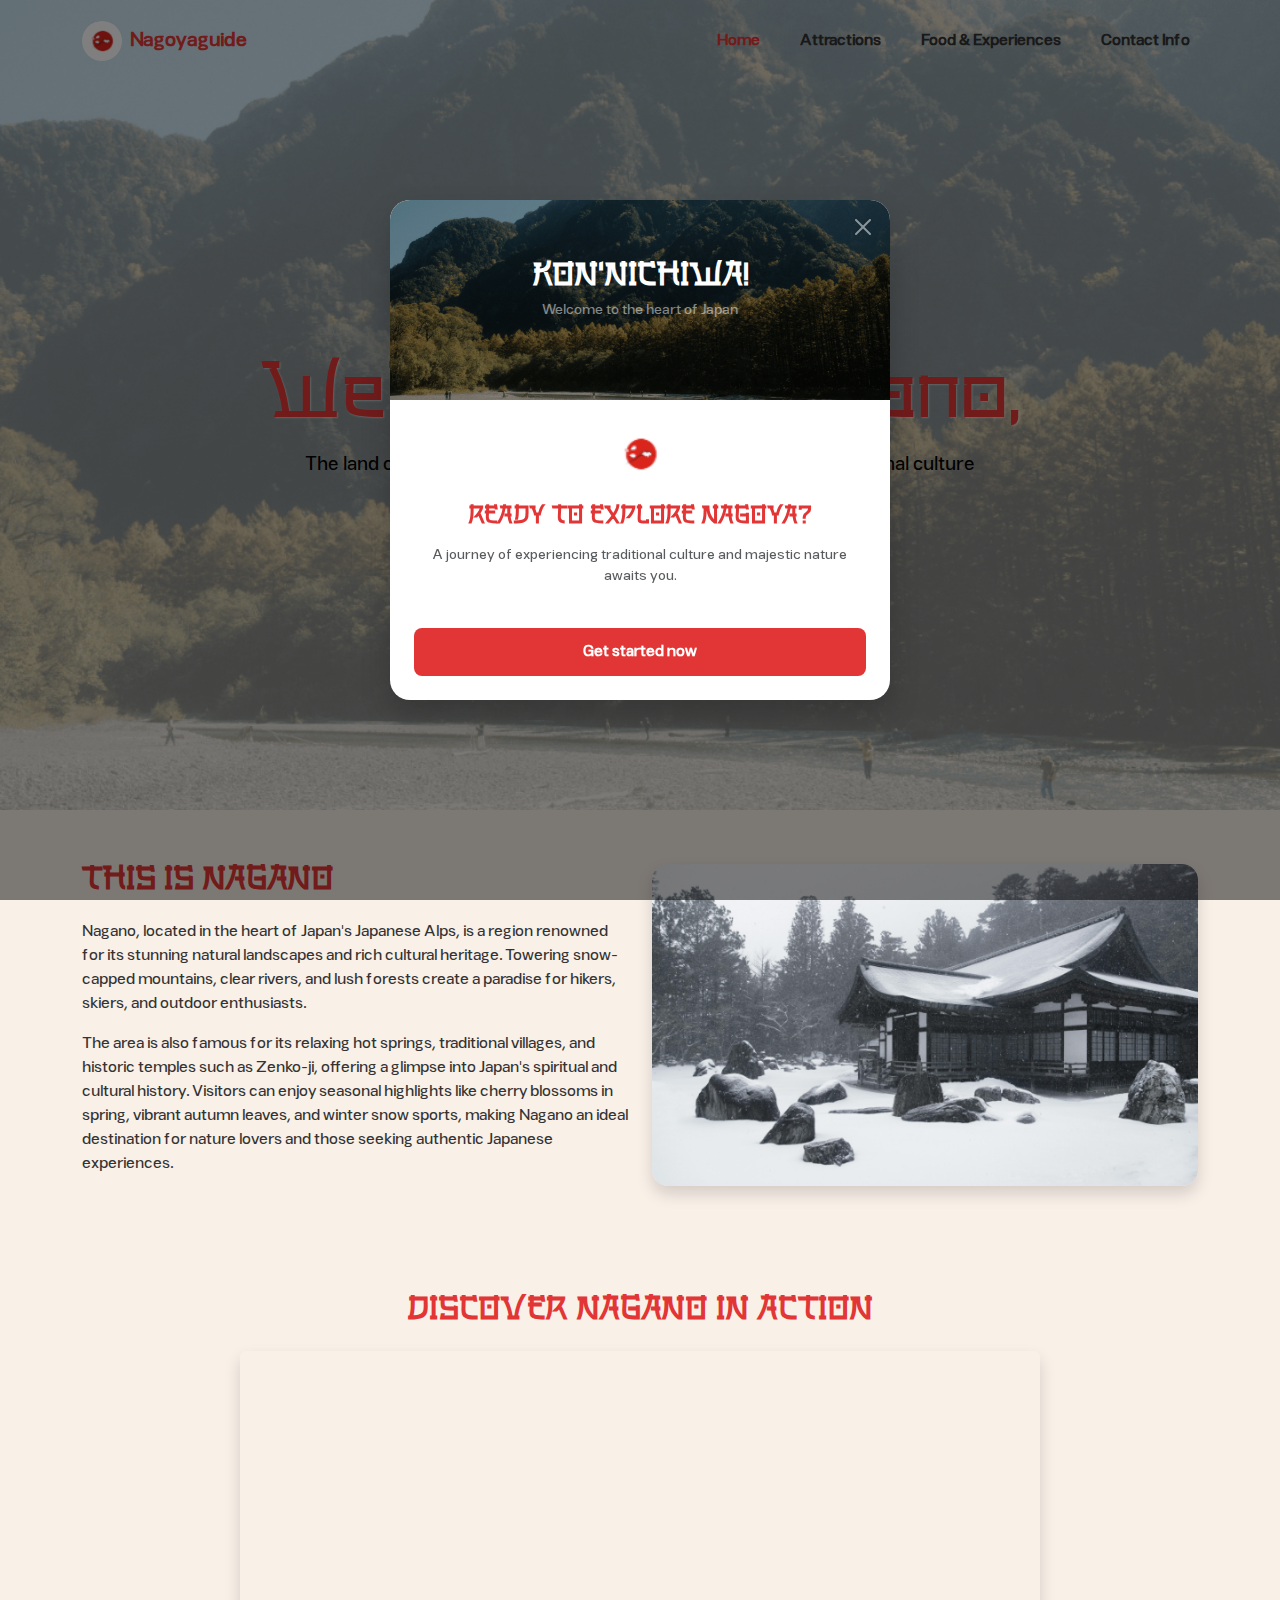
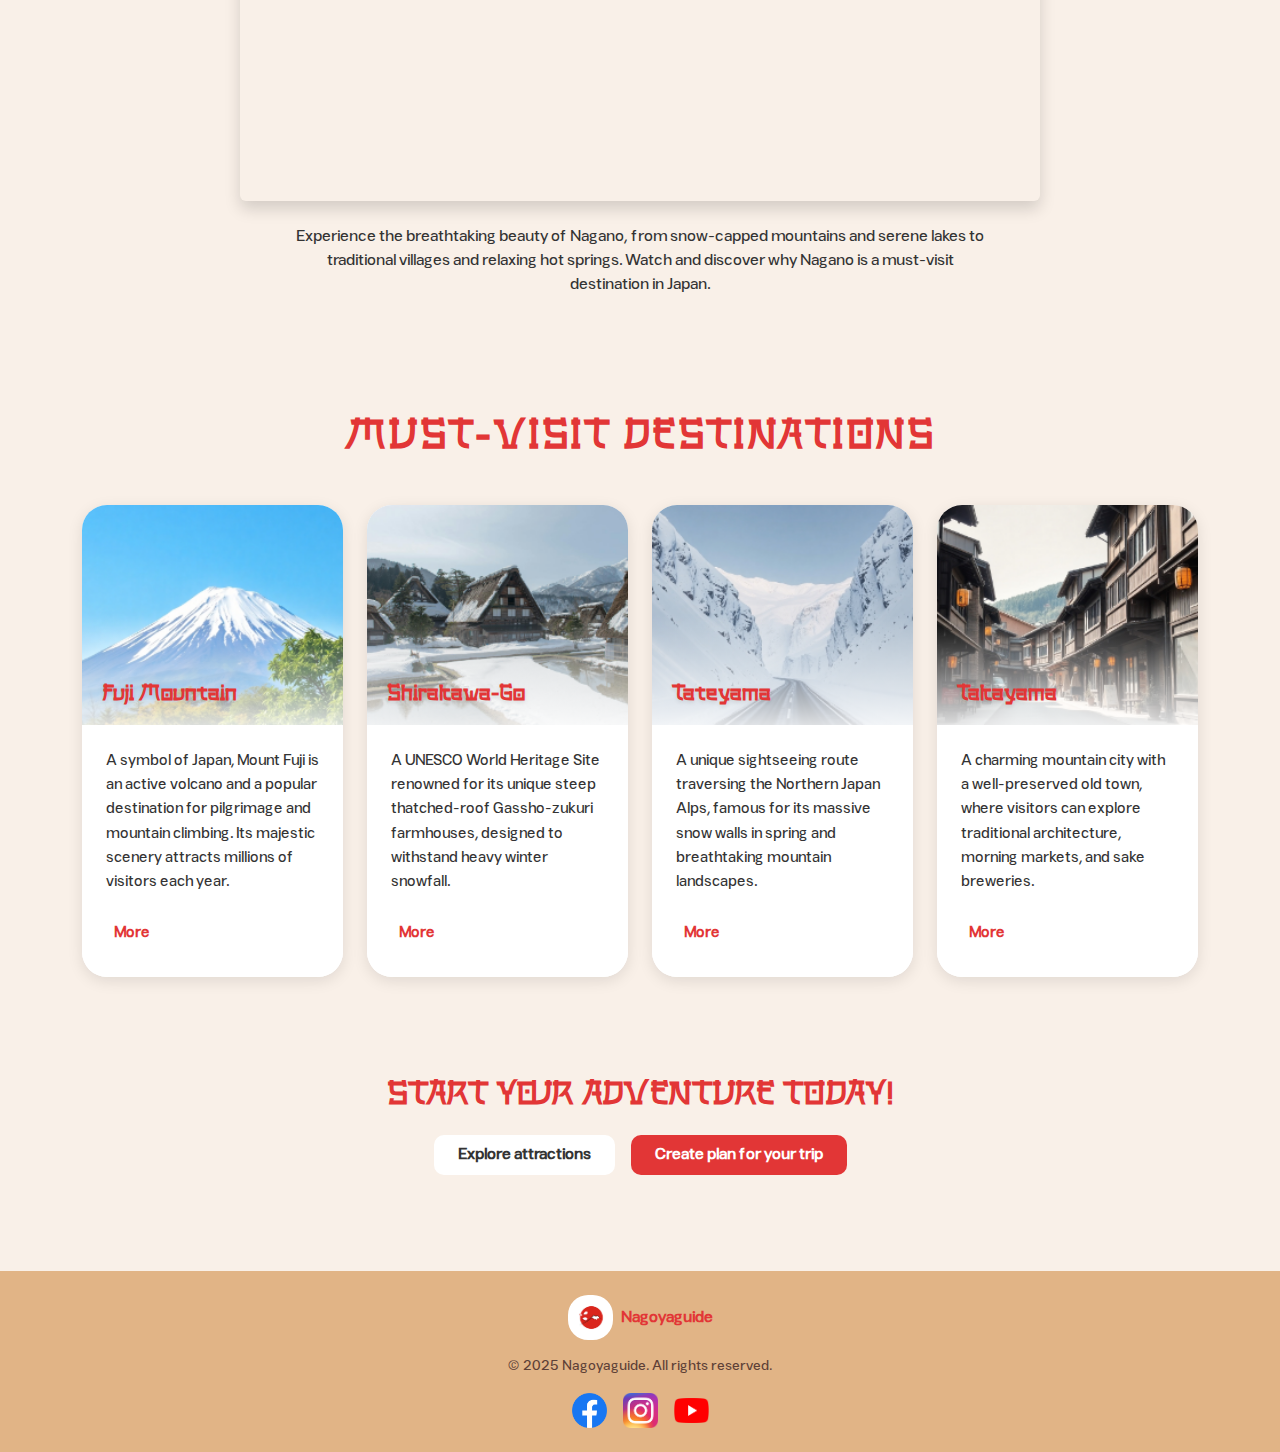
<file: index.html>
<!DOCTYPE html>
<html lang="vi">
  <head>
    <meta charset="UTF-8" />
    <meta name="viewport" content="width=device-width, initial-scale=1.0" />
    <title>Nagoyaguide - Welcome</title>
    <link href="https://cdn.jsdelivr.net/npm/bootstrap@5.3.0/dist/css/bootstrap.min.css" rel="stylesheet"/>
    <link href="https://cdn.jsdelivr.net/npm/bootstrap-icons/font/bootstrap-icons.css" rel="stylesheet"/>
    <link rel="icon" href="../assets/Nagano_Logo.png">
    <link rel="stylesheet" href="./css/style.css" />
  </head>
  <body>
    <nav class="navbar navbar-expand-lg py-3">
      <div class="container">
        <a class="navbar-brand d-flex align-items-center" href="index.html">
          <img
            src="./assets/Nagano_Logo.png"
            alt="Logo"
            class="rounded-circle me-2"
            style="width: 40px"
          />
          <span class="fw-bold footer-text">Nagoyaguide</span>
        </a>
        <button
          class="navbar-toggler"
          type="button"
          data-bs-toggle="collapse"
          data-bs-target="#navbarNav"
        >
          <span class="navbar-toggler-icon"></span>
        </button>
        <div class="collapse navbar-collapse" id="navbarNav">
          <ul class="navbar-nav ms-auto gap-lg-4">
            <li class="nav-item">
              <a class="nav-link nav-custom-link active-link" href="index.html"
                >Home</a
              >
            </li>
            <li class="nav-item">
              <a class="nav-link nav-custom-link" href="attractions.html"
                >Attractions</a
              >
            </li>
            <li class="nav-item">
              <a class="nav-link nav-custom-link" href="food_experiences.html"
                >Food & Experiences</a
              >
            </li>
            <li class="nav-item">
              <a class="nav-link nav-custom-link" href="contact.html">Contact Info</a>
            </li>
          </ul>
        </div>
      </div>
    </nav>

    <header class="hero-section text-center">
      <div class="container">
        <h1 class="display-1 welcome-title mb-3">Welcome to Nagano,</h1>
        <p class="hero-subtext mb-4">
          The land of snow-capped peaks, crystal-clear lakes, and rich
          traditional culture
        </p>
        <a href="attractions.html" class="btn-main-red shadow-sm"
          >Explore attractions</a
        >
      </div>
    </header>

    <section class="container py-5">
      <div class="row align-items-center">
        <div class="col-md-6">
          <h2 class="heading-font mb-4">This is Nagano</h2>
          <p>
            Nagano, located in the heart of Japan's Japanese Alps, is a region
            renowned for its stunning natural landscapes and rich cultural
            heritage. Towering snow-capped mountains, clear rivers, and lush
            forests create a paradise for hikers, skiers, and outdoor
            enthusiasts.
          </p>
          <p>
            The area is also famous for its relaxing hot springs, traditional
            villages, and historic temples such as Zenko-ji, offering a glimpse
            into Japan's spiritual and cultural history. Visitors can enjoy
            seasonal highlights like cherry blossoms in spring, vibrant autumn
            leaves, and winter snow sports, making Nagano an ideal destination
            for nature lovers and those seeking authentic Japanese experiences.
          </p>
        </div>
        <div class="col-md-6">
          <img
            src="/assets/Nagano_Banner_2.png"
            alt="Nagano Winter"
            class="img-fluid rounded-4 shadow"
          />
        </div>
      </div>
    </section>

    <section class="video-section text-center py-5">
      <div class="container">
        <h2 class="heading-font mb-4">Discover Nagano in Action</h2>
        <div
          class="ratio ratio-16x9 mx-auto mb-4 shadow rounded"
          style="max-width: 800px"
        >
          <iframe
            src="https://www.youtube.com/embed/JJu4yuWyuvA?si=ORb8JW6RTYWw9zrU"
            title="Nagano Video"
            allowfullscreen
          ></iframe>
        </div>
        <p class="mx-auto" style="max-width: 700px">
          Experience the breathtaking beauty of Nagano, from snow-capped
          mountains and serene lakes to traditional villages and relaxing hot
          springs. Watch and discover why Nagano is a must-visit destination in
          Japan.
        </p>
      </div>
    </section>

    <section class="container py-5">
      <h2 class="must-visit-title text-center">Must-visit destinations</h2>
      <div class="row g-4">
        <div class="col-lg-3 col-md-6 col-12">
          <div class="card destination-card">
            <div class="card-img-container">
              <img src="./assets/Fuji_Mountain.png" alt="Fuji Mountain" />
              <h5 class="card-title">Fuji Mountain</h5>
            </div>
            <div class="card-body">
              <p class="card-text">
                A symbol of Japan, Mount Fuji is an active volcano and a popular destination for pilgrimage and mountain climbing. Its majestic scenery attracts millions of visitors each year.
              </p>
              <a href="fuji_detail.html" class="btn-more">More</a>
            </div>
          </div>
        </div>
        <div class="col-lg-3 col-md-6 col-12">
          <div class="card destination-card">
            <div class="card-img-container">
              <img src="/assets/Shirakawa_go.png" alt="Shirakawa-go" />
              <h5 class="card-title">Shirakawa-go</h5>
            </div>
            <div class="card-body">
              <p class="card-text">
                A UNESCO World Heritage Site renowned for its unique steep thatched-roof Gassho-zukuri farmhouses, designed to withstand heavy winter snowfall.
              </p>
              <a href="shirakawa_detail.html" class="btn-more">More</a>
            </div>
          </div>
        </div>
        <div class="col-lg-3 col-md-6 col-12">
          <div class="card destination-card">
            <div class="card-img-container">
              <img src="./assets/Tateyama.png" alt="Tateyama" />
              <h5 class="card-title">Tateyama</h5>
            </div>
            <div class="card-body">
              <p class="card-text">
                A unique sightseeing route traversing the Northern Japan Alps, famous for its massive snow walls in spring and breathtaking mountain landscapes.
              </p>
              <a href="tateyama_detail.html" class="btn-more">More</a>
            </div>
          </div>
        </div>
        <div class="col-lg-3 col-md-6 col-12">
          <div class="card destination-card">
            <div class="card-img-container">
              <img src="./assets/Takayama.png" alt="Takayama" />
              <h5 class="card-title">Takayama</h5>
            </div>
            <div class="card-body">
              <p class="card-text">
                A charming mountain city with a well-preserved old town, where visitors can explore traditional architecture, morning markets, and sake breweries.
              </p>
              <a href="takayama_detail.html" class="btn-more">More</a>
            </div>
          </div>
        </div>
      </div>
    </section>

    <section class="cta-section text-center py-5">
      <div class="container">
        <h2 class="heading-font mb-4">Start your adventure today!</h2>
        <div class="d-flex justify-content-center gap-3 flex-wrap">
          <a href="attractions.html" class="btn-main-white px-4 py-2"
            >Explore attractions</a
          >
          <button class="btn-main px-4 py-2" id="btn-open-modal">
            Create plan for your trip
          </button>
        </div>
      </div>
    </section>

    <footer class="footer py-4 mt-5">
      <div class="container text-center">
        <div class="d-flex align-items-center justify-content-center mb-3">
          <img src="./assets/Nagano_Logo.png" alt="Logo" class="footer-logo me-2"/>
          <span class="fw-bold footer-text">Nagoyaguide</span>
        </div>
        <p class="small mb-2">© 2025 Nagoyaguide. All rights reserved.</p>
        <div class="social-icons">
          <a href="https://www.facebook.com/RealJapan.nagoya" aria-label="Facebook" target="_blank" rel="noopener noreferrer">
            <img src="./assets/fb.webp" alt="Facebook" />
          </a>
          <a href="https://www.instagram.com/nagoya_info/" aria-label="Instagram" target="_blank" rel="noopener noreferrer">
            <img src="./assets/ig.png" alt="Instagram" />
          </a>
          <a href="https://www.youtube.com/@japantravel-nagoyachubu6020" aria-label="YouTube" target="_blank" rel="noopener noreferrer">
            <img src="./assets/ytb.png" alt="YouTube" />
          </a>
        </div>
      </div>
    </footer>

    <div class="modal fade" id="welcomeTravelModal" tabindex="-1" aria-hidden="true">
      <div class="modal-dialog modal-dialog-centered">
        <div class="modal-content custom-welcome-content">
          <div class="modal-body p-0">
            <div class="welcome-image-header">
                <button type="button" class="btn-close btn-close-white" data-bs-dismiss="modal" aria-label="Close"></button>
                <div class="welcome-overlay">
                    <h2 class="heading-font text-white">Kon'nichiwa!</h2>
                    <p class="text-white-50">Welcome to the heart of Japan</p>
                </div>
            </div>
            <div class="p-4 text-center">
              <img src="./assets/Nagano_Logo.png" alt="Logo" class="mb-3" style="width: 60px;">
              <h4 class="heading-font mb-3">Ready to explore Nagoya?</h4>
              <p class="text-muted">A journey of experiencing traditional culture and majestic nature awaits you.</p>
              <button type="button" class="btn btn-main-red w-100 mt-3" data-bs-dismiss="modal">Get started now</button>
            </div>
          </div>
        </div>
      </div>
    </div>

    <div class="modal fade" id="planModal" tabindex="-1">
      <div class="modal-dialog modal-dialog-centered">
        <div class="modal-content">
          <div class="modal-header">
            <h5 class="modal-title heading-font">Consultation Request</h5>
            <button type="button" class="btn-close" data-bs-dismiss="modal" aria-label="Close"></button>
          </div>
          <div class="modal-body">
            <p>
              Please share your trip details, our experts will help you plan the
              perfect journey to Nagano.
            </p>
            <form id="planForm">
              <div class="row g-3">
                <div class="col-md-6">
                  <label class="form-label">Full Name</label>
                  <input type="text" class="form-control" placeholder="Nguyen Van A" required />
                </div>
                <div class="col-md-6">
                  <label class="form-label">Phone Number</label>
                  <input type="text" class="form-control" placeholder="+84 9xx xxx xxxx"required />
                </div>
              </div>
              <div class="mb-3 mt-3">
                <label class="form-label">Email</label>
                <input type="email" class="form-control" placeholder="email@example.com" required />
              </div>
              <div class="mb-3"> <label class="form-label">Estimated Time of Arrival</label> <input type="date" class="form-control" required /> </div>
              <div class="form-check">
                <input class="form-check-input" type="checkbox" id="agreeCheck" />
                <label class="form-check-label" for="agreeCheck">
                  I agree to receive consultation information from the tourist
                  office.
                </label>
              </div>
              <button type="submit" class="btn btn-submit">Send</button>
            </form>
          </div>
        </div>
      </div>
    </div>

    <script src="https://cdn.jsdelivr.net/npm/bootstrap@5.3.0/dist/js/bootstrap.bundle.min.js"></script>
    <script src="/js/script.js"></script>
  </body>
</html>
</file>
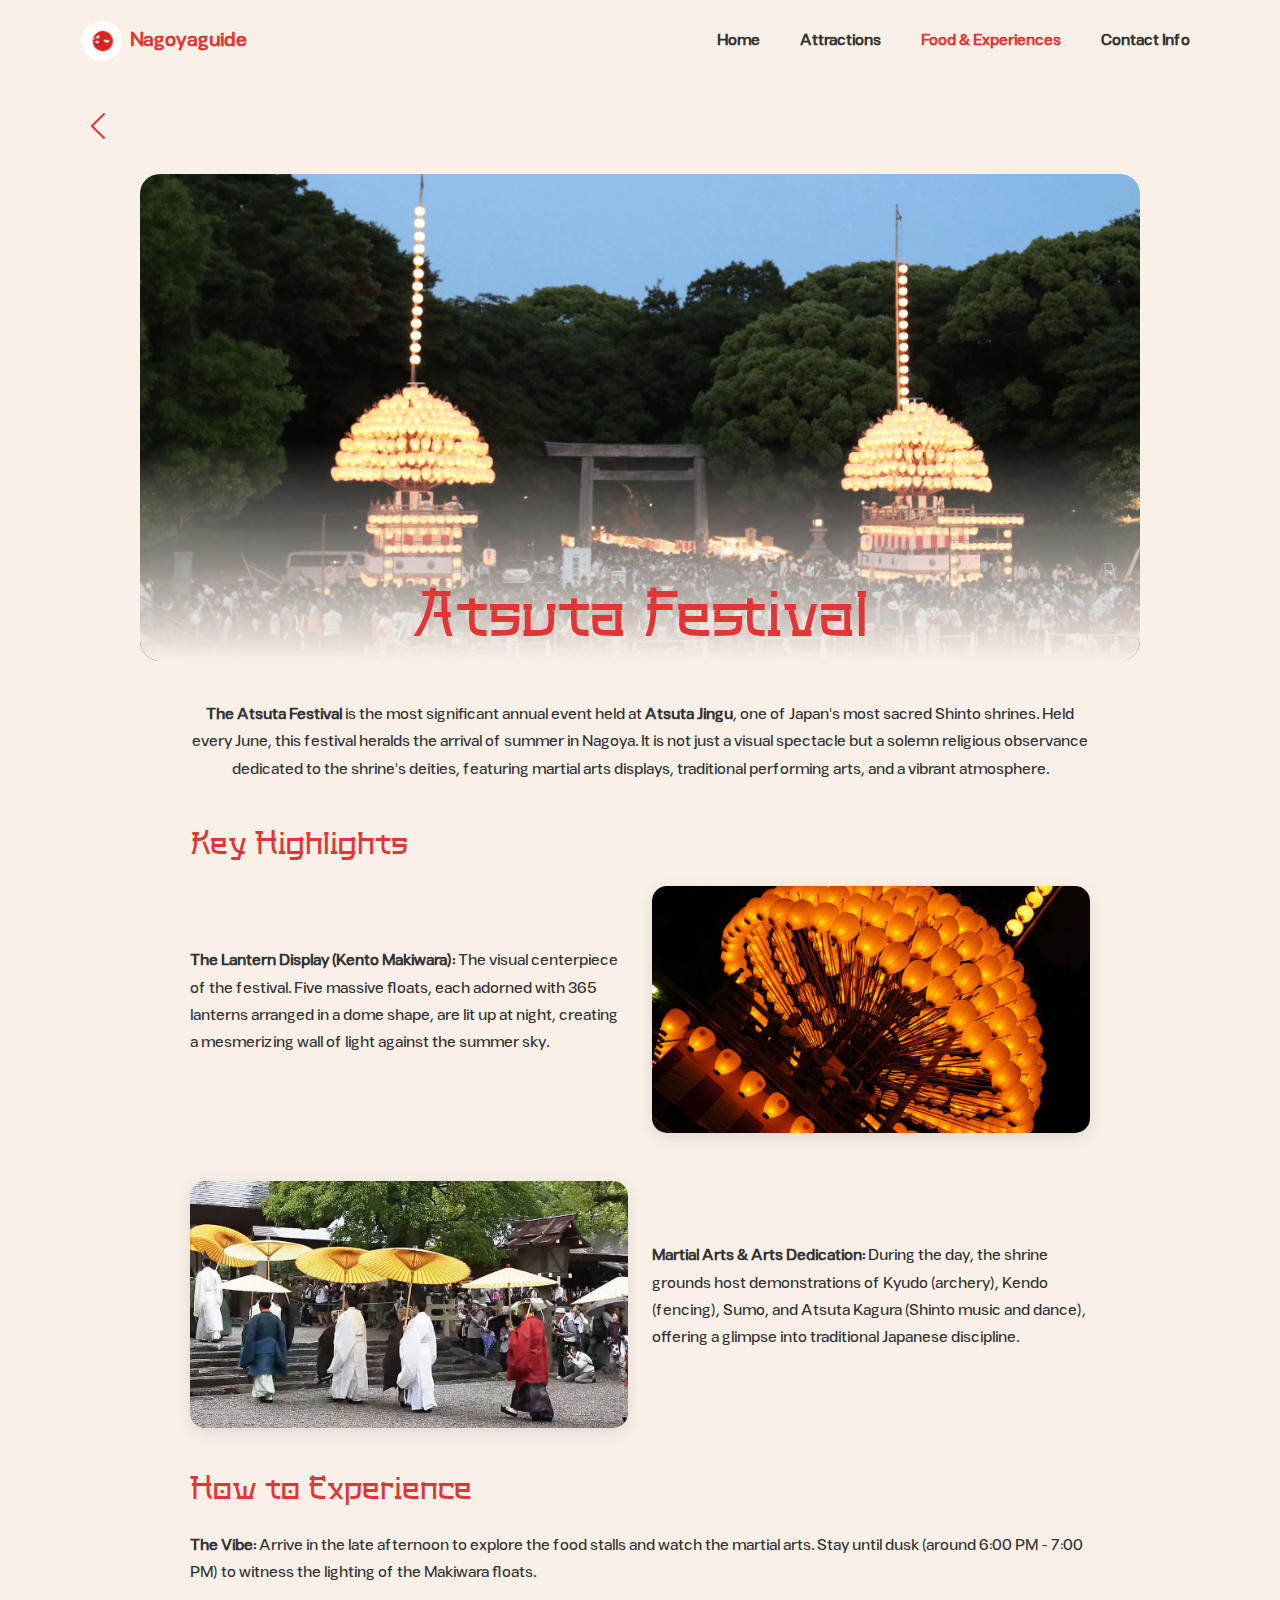
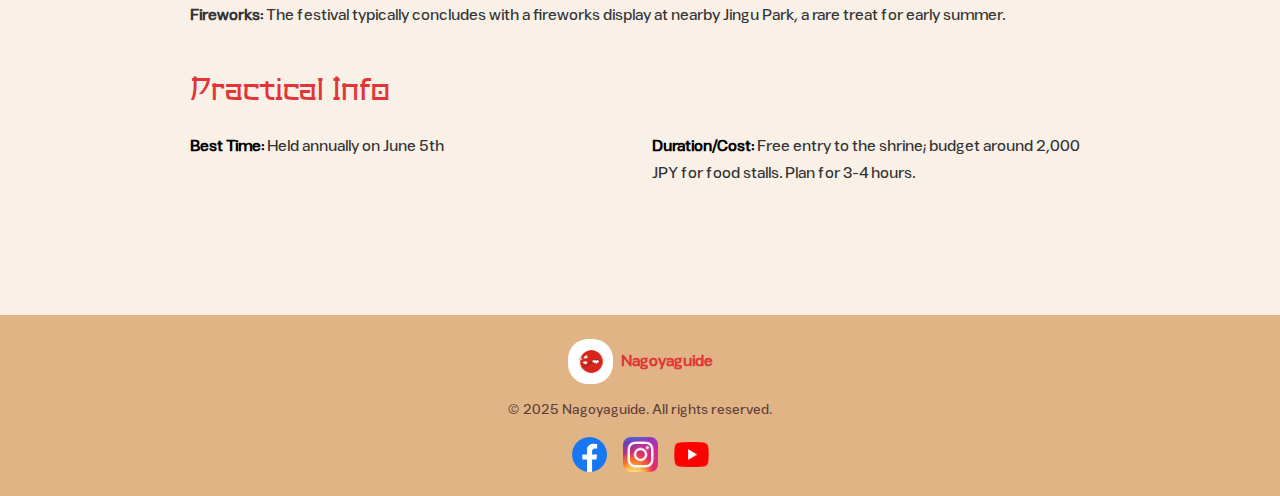
<file: atsuta_detail.html>
<!DOCTYPE html>
<html lang="vi">
<head>
    <meta charset="UTF-8">
    <meta name="viewport" content="width=device-width, initial-scale=1.0" />
    <title>Atsuta Festival - Nagoyaguide</title>
    <link href="https://cdn.jsdelivr.net/npm/bootstrap@5.3.0/dist/css/bootstrap.min.css" rel="stylesheet"/>
    <link href="https://cdn.jsdelivr.net/npm/bootstrap-icons/font/bootstrap-icons.css" rel="stylesheet"/>
    <link rel="icon" href="../assets/Nagano_Logo.png">
    <link rel="stylesheet" href="./css/style.css" />
    <link rel="stylesheet" href="./css/festival_detail.css" />
</head>
<body>
    <nav class="navbar navbar-expand-lg py-3 position-relative">
      <div class="container">
        <a class="navbar-brand d-flex align-items-center" href="index.html">
          <img src="./assets/Nagano_Logo.png" alt="Logo" class="rounded-circle me-2" style="width: 40px"/>
          <span class="fw-bold footer-text">Nagoyaguide</span>
        </a>
        <div class="collapse navbar-collapse" id="navbarNav">
          <ul class="navbar-nav ms-auto gap-lg-4">
            <li class="nav-item"><a class="nav-link nav-custom-link" href="index.html">Home</a></li>
            <li class="nav-item"><a class="nav-link nav-custom-link" href="attractions.html">Attractions</a></li>
            <li class="nav-item"><a class="nav-link nav-custom-link active-link" href="food_experiences.html">Food & Experiences</a></li>
            <li class="nav-item"><a class="nav-link nav-custom-link" href="contact.html">Contact Info</a></li>
          </ul>
        </div>
      </div>
    </nav>

    <main class="container py-4">
        <a href="food_experiences.html" class="back-button"><i class="bi bi-chevron-left"></i></a>

        <div class="detail-hero-container">
            <img src="./assets/Atsuta_Banner.png" alt="Atsuta Festival" class="detail-hero-image" />
            <h1 class="hero-title-overlay">Atsuta Festival</h1>
        </div>

        <div class="content-section">
            <p class="text-center"><b>The Atsuta Festival</b> is the most significant annual event held at <b>Atsuta Jingu</b>, one of Japan's most sacred Shinto shrines. Held every June, this festival heralds the arrival of summer in Nagoya. It is not just a visual spectacle but a solemn religious observance dedicated to the shrine's deities, featuring martial arts displays, traditional performing arts, and a vibrant atmosphere.</p>

            <h2 class="highlight-title">Key Highlights</h2>
            
            <div class="row align-items-center mb-5">
                <div class="col-lg-6 col-md-12 col-sm-12">
                    <p><b>The Lantern Display (Kento Makiwara):</b> The visual centerpiece of the festival. Five massive floats, each adorned with 365 lanterns arranged in a dome shape, are lit up at night, creating a mesmerizing wall of light against the summer sky.</p>
                </div>
                <div class="col-lg-6 col-md-12 col-sm-12">
                    <img src="./assets/Atsuta_Hero_1.png" alt="Lantern Display" class="section-img" />
                </div>
            </div>

            <div class="row align-items-center flex-row-reverse">
                <div class="col-lg-6 col-md-12 col-sm-12">
                    <p><b>Martial Arts & Arts Dedication:</b> During the day, the shrine grounds host demonstrations of Kyudo (archery), Kendo (fencing), Sumo, and Atsuta Kagura (Shinto music and dance), offering a glimpse into traditional Japanese discipline.</p>
                </div>
                <div class="col-lg-6 col-md-12 col-sm-12">
                    <img src="./assets/Atsuta_Hero_2.png" alt="Martial Arts" class="section-img" />
                </div>
            </div>

            <h2 class="highlight-title">How to Experience</h2>
            <p class="mb-3"><b>The Vibe:</b> Arrive in the late afternoon to explore the food stalls and watch the martial arts. Stay until dusk (around 6:00 PM - 7:00 PM) to witness the lighting of the Makiwara floats.</p>
            <p><b>Fireworks:</b> The festival typically concludes with a fireworks display at nearby Jingu Park, a rare treat for early summer.</p>

            <h2 class="highlight-title">Practical Info</h2>
            <div class="row info-box">
                <div class="col-md-6"><p><b>Best Time:</b> Held annually on June 5th</p></div>
                <div class="col-md-6"><p><b>Duration/Cost:</b> Free entry to the shrine; budget around 2,000 JPY for food stalls. Plan for 3-4 hours.</p></div>
            </div>
        </div>
    </main>

    <footer class="footer py-4 mt-5">
      <div class="container text-center">
        <div class="d-flex align-items-center justify-content-center mb-3">
          <img src="./assets/Nagano_Logo.png" alt="Logo" class="footer-logo me-2"/>
          <span class="fw-bold footer-text">Nagoyaguide</span>
        </div>
        <p class="small mb-2">© 2025 Nagoyaguide. All rights reserved.</p>
        <div class="social-icons">
          <a href="https://www.facebook.com/RealJapan.nagoya" aria-label="Facebook" target="_blank" rel="noopener noreferrer">
            <img src="./assets/fb.webp" alt="Facebook" />
          </a>
          <a href="https://www.instagram.com/nagoya_info/" aria-label="Instagram" target="_blank" rel="noopener noreferrer">
            <img src="./assets/ig.png" alt="Instagram" />
          </a>
          <a href="https://www.youtube.com/@japantravel-nagoyachubu6020" aria-label="YouTube" target="_blank" rel="noopener noreferrer">
            <img src="./assets/ytb.png" alt="YouTube" />
          </a>
        </div>
      </div>
    </footer>
</body>
</html>
</file>
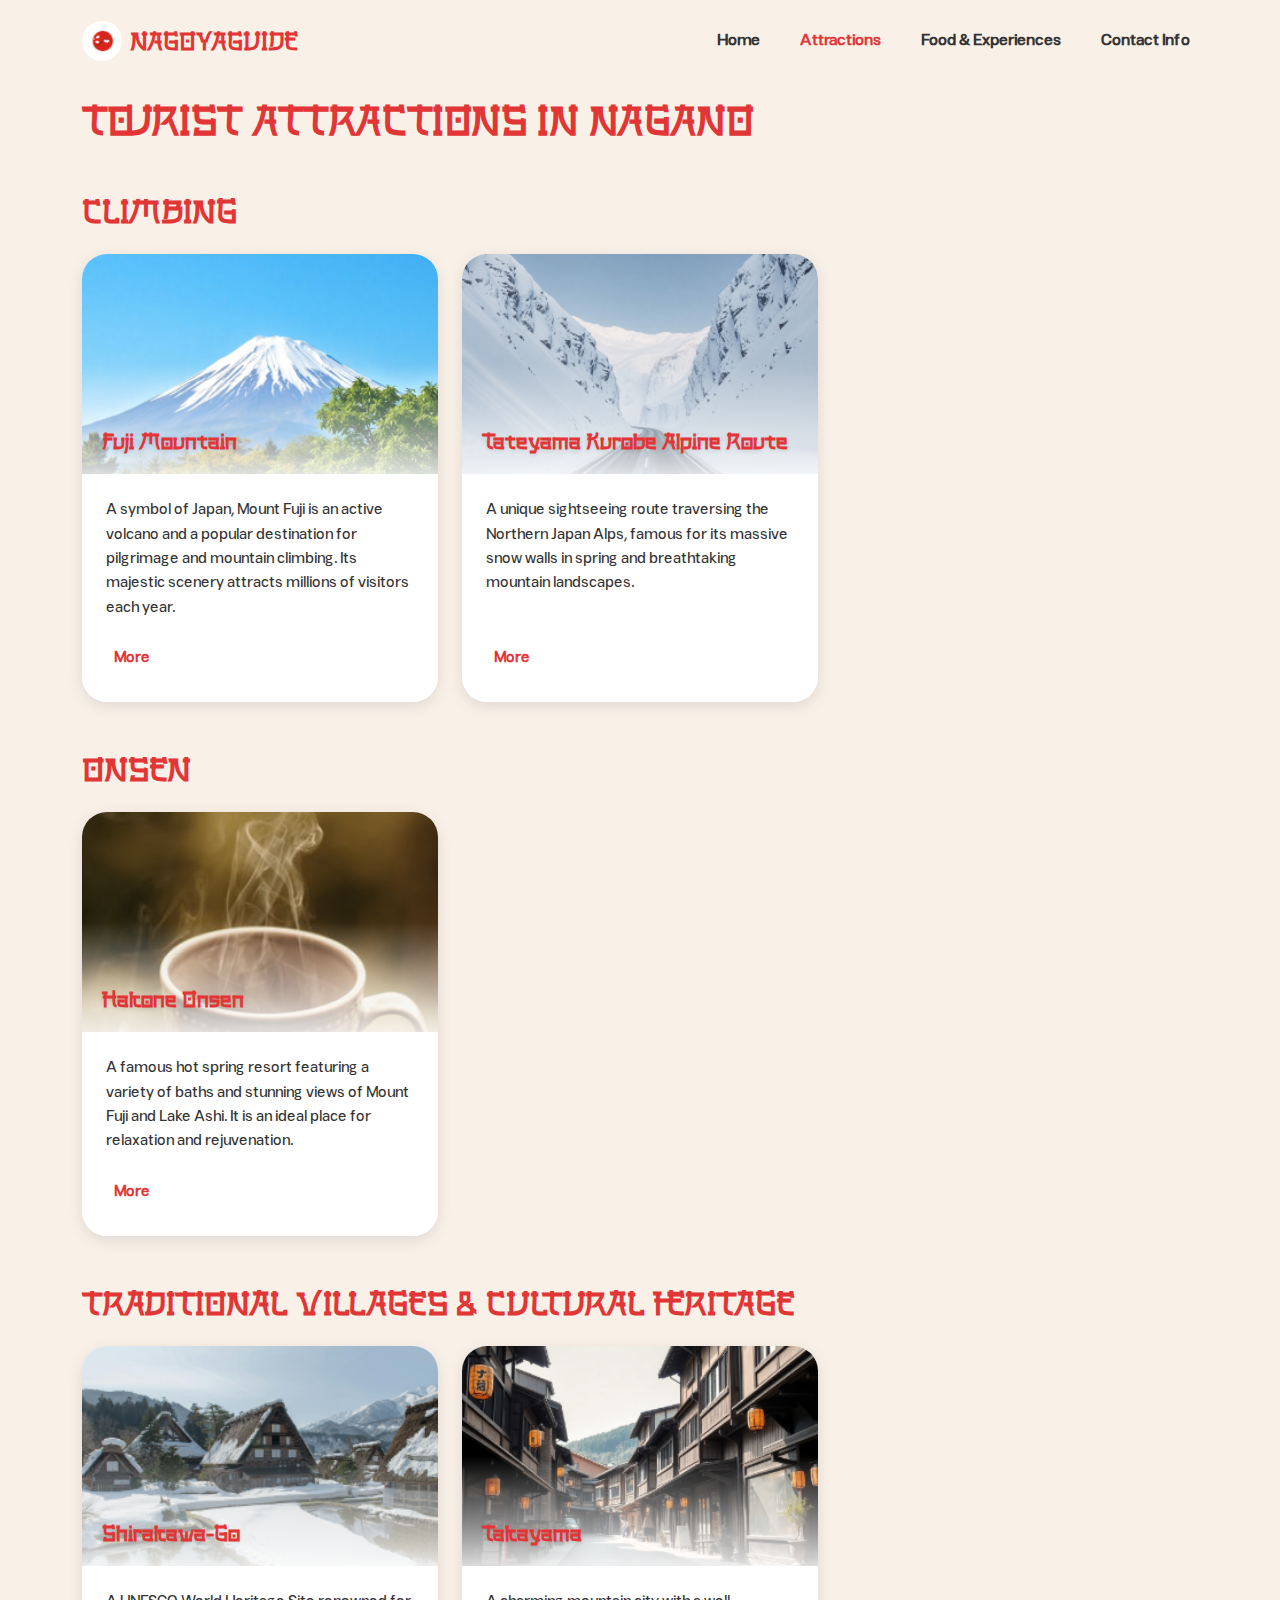
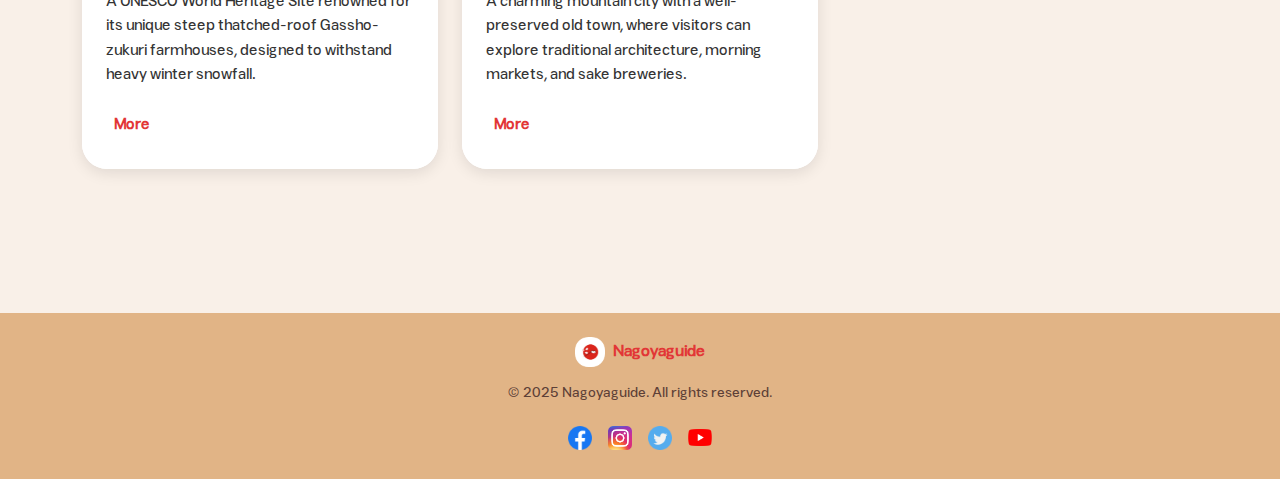
<file: attractions.html>
<!DOCTYPE html>
<html lang="vi">
<head>
    <meta charset="UTF-8" />
    <meta name="viewport" content="width=device-width, initial-scale=1.0" />
    <title>Tourist Attractions - Nagoyaguide</title>
    <link href="https://cdn.jsdelivr.net/npm/bootstrap@5.3.0/dist/css/bootstrap.min.css" rel="stylesheet"/>
    <link href="https://cdn.jsdelivr.net/npm/bootstrap-icons/font/bootstrap-icons.css" rel="stylesheet"/>
    <link rel="stylesheet" href="./css/style.css" />
</head>
<body>
    <nav class="navbar navbar-expand-lg py-3">
        <div class="container">
            <a class="navbar-brand d-flex align-items-center" href="index.html">
                <img src="./assets/Nagano_Logo.png" alt="Logo" class="rounded-circle me-2" style="width: 40px" />
                <span class="heading-font fs-4">Nagoyaguide</span>
            </a>
            <button class="navbar-toggler" type="button" data-bs-toggle="collapse" data-bs-target="#navbarNav">
                <span class="navbar-toggler-icon"></span>
            </button>
            <div class="collapse navbar-collapse" id="navbarNav">
                <ul class="navbar-nav ms-auto gap-lg-4">
                    <li class="nav-item"><a class="nav-link nav-custom-link" href="index.html">Home</a></li>
                    <li class="nav-item"><a class="nav-link nav-custom-link active-link" href="attractions.html">Attractions</a></li>
                    <li class="nav-item"><a class="nav-link nav-custom-link" href="food_experiences.html">Food & Experiences</a></li>
                    <li class="nav-item"><a class="nav-link nav-custom-link" href="contact.html">Contact Info</a></li>
                </ul>
            </div>
        </div>
    </nav>

    <main class="container py-5 mt-5">
        <h1 class="heading-font mb-5">Tourist Attractions in Nagano</h1>

        <section class="mb-5">
            <h2 class="heading-font mb-4">Climbing</h2>
            <div class="row g-4">
                <div class="col-lg-4 col-md-6 col-12">
                    <div class="card destination-card">
                        <div class="card-img-container">
                            <img src="./assets/Fuji_Mountain.png" alt="Fuji Mountain" />
                            <h5 class="card-title">Fuji Mountain</h5>
                        </div>
                        <div class="card-body">
                            <p class="card-text">A symbol of Japan, Mount Fuji is an active volcano and a popular destination for pilgrimage and mountain climbing. Its majestic scenery attracts millions of visitors each year.</p>
                            <a href="fuji_detail.html" class="btn-more">More</a>
                        </div>
                    </div>
                </div>
                <div class="col-lg-4 col-md-6 col-12">
                    <div class="card destination-card">
                        <div class="card-img-container">
                            <img src="./assets/Tateyama.png" alt="Tateyama Kurobe Alpine Route" />
                            <h5 class="card-title">Tateyama Kurobe Alpine Route</h5>
                        </div>
                        <div class="card-body">
                            <p class="card-text">A unique sightseeing route traversing the Northern Japan Alps, famous for its massive snow walls in spring and breathtaking mountain landscapes.</p>
                            <a href="tateyama_detail.html" class="btn-more">More</a>
                        </div>
                    </div>
                </div>
            </div>
        </section>

        <section class="mb-5">
            <h2 class="heading-font mb-4">Onsen</h2>
            <div class="row g-4">
                <div class="col-lg-4 col-md-6 col-12">
                    <div class="card destination-card">
                        <div class="card-img-container">
                            <img src="./assets/Onsen.png" alt="Hakone Onsen" />
                            <h5 class="card-title">Hakone Onsen</h5>
                        </div>
                        <div class="card-body">
                            <p class="card-text">A famous hot spring resort featuring a variety of baths and stunning views of Mount Fuji and Lake Ashi. It is an ideal place for relaxation and rejuvenation.</p>
                            <a href="onsen_detail.html" class="btn-more">More</a>
                        </div>
                    </div>
                </div>
            </div>
        </section>

        <section class="mb-5">
            <h2 class="heading-font mb-4">Traditional villages & cultural heritage</h2>
            <div class="row g-4">
                <div class="col-lg-4 col-md-6 col-12">
                    <div class="card destination-card">
                        <div class="card-img-container">
                            <img src="./assets/Shirakawa_go.png" alt="Shirakawa-go" />
                            <h5 class="card-title">Shirakawa-go</h5>
                        </div>
                        <div class="card-body">
                            <p class="card-text">A UNESCO World Heritage Site renowned for its unique steep thatched-roof Gassho-zukuri farmhouses, designed to withstand heavy winter snowfall.</p>
                            <a href="shirakawa_detail.html" class="btn-more">More</a>
                        </div>
                    </div>
                </div>
                <div class="col-lg-4 col-md-6 col-12">
                    <div class="card destination-card">
                        <div class="card-img-container">
                            <img src="./assets/Takayama.png" alt="Takayama" />
                            <h5 class="card-title">Takayama</h5>
                        </div>
                        <div class="card-body">
                            <p class="card-text">A charming mountain city with a well-preserved old town, where visitors can explore traditional architecture, morning markets, and sake breweries.</p>
                            <a href="takayama_detail.html" class="btn-more">More</a>
                        </div>
                    </div>
                </div>
            </div>
        </section>
    </main>

    <footer class="footer py-4 mt-5">
        <div class="container text-center">
            <div class="d-flex align-items-center justify-content-center mb-3">
                <img src="./assets/Nagano_Logo.png" alt="Logo" class="footer-logo me-2" style="width: 30px"/>
                <span class="fw-bold footer-text">Nagoyaguide</span>
            </div>
            <p class="small mb-2">© 2025 Nagoyaguide. All rights reserved.</p>
            <div class="social-icons">
                <a href="#"><img src="./assets/fb.webp" alt="Facebook" style="width: 24px"/></a>
                <a href="#"><img src="./assets/ig.png" alt="Instagram" style="width: 24px"/></a>
                <a href="#"><img src="./assets/twitter.png" alt="Twitter" style="width: 24px"/></a>
                <a href="#"><img src="./assets/ytb.png" alt="YouTube" style="width: 24px"/></a>
            </div>
        </div>
    </footer>

    <script src="https://cdn.jsdelivr.net/npm/bootstrap@5.3.0/dist/js/bootstrap.bundle.min.js"></script>
</body>
</html>
</file>
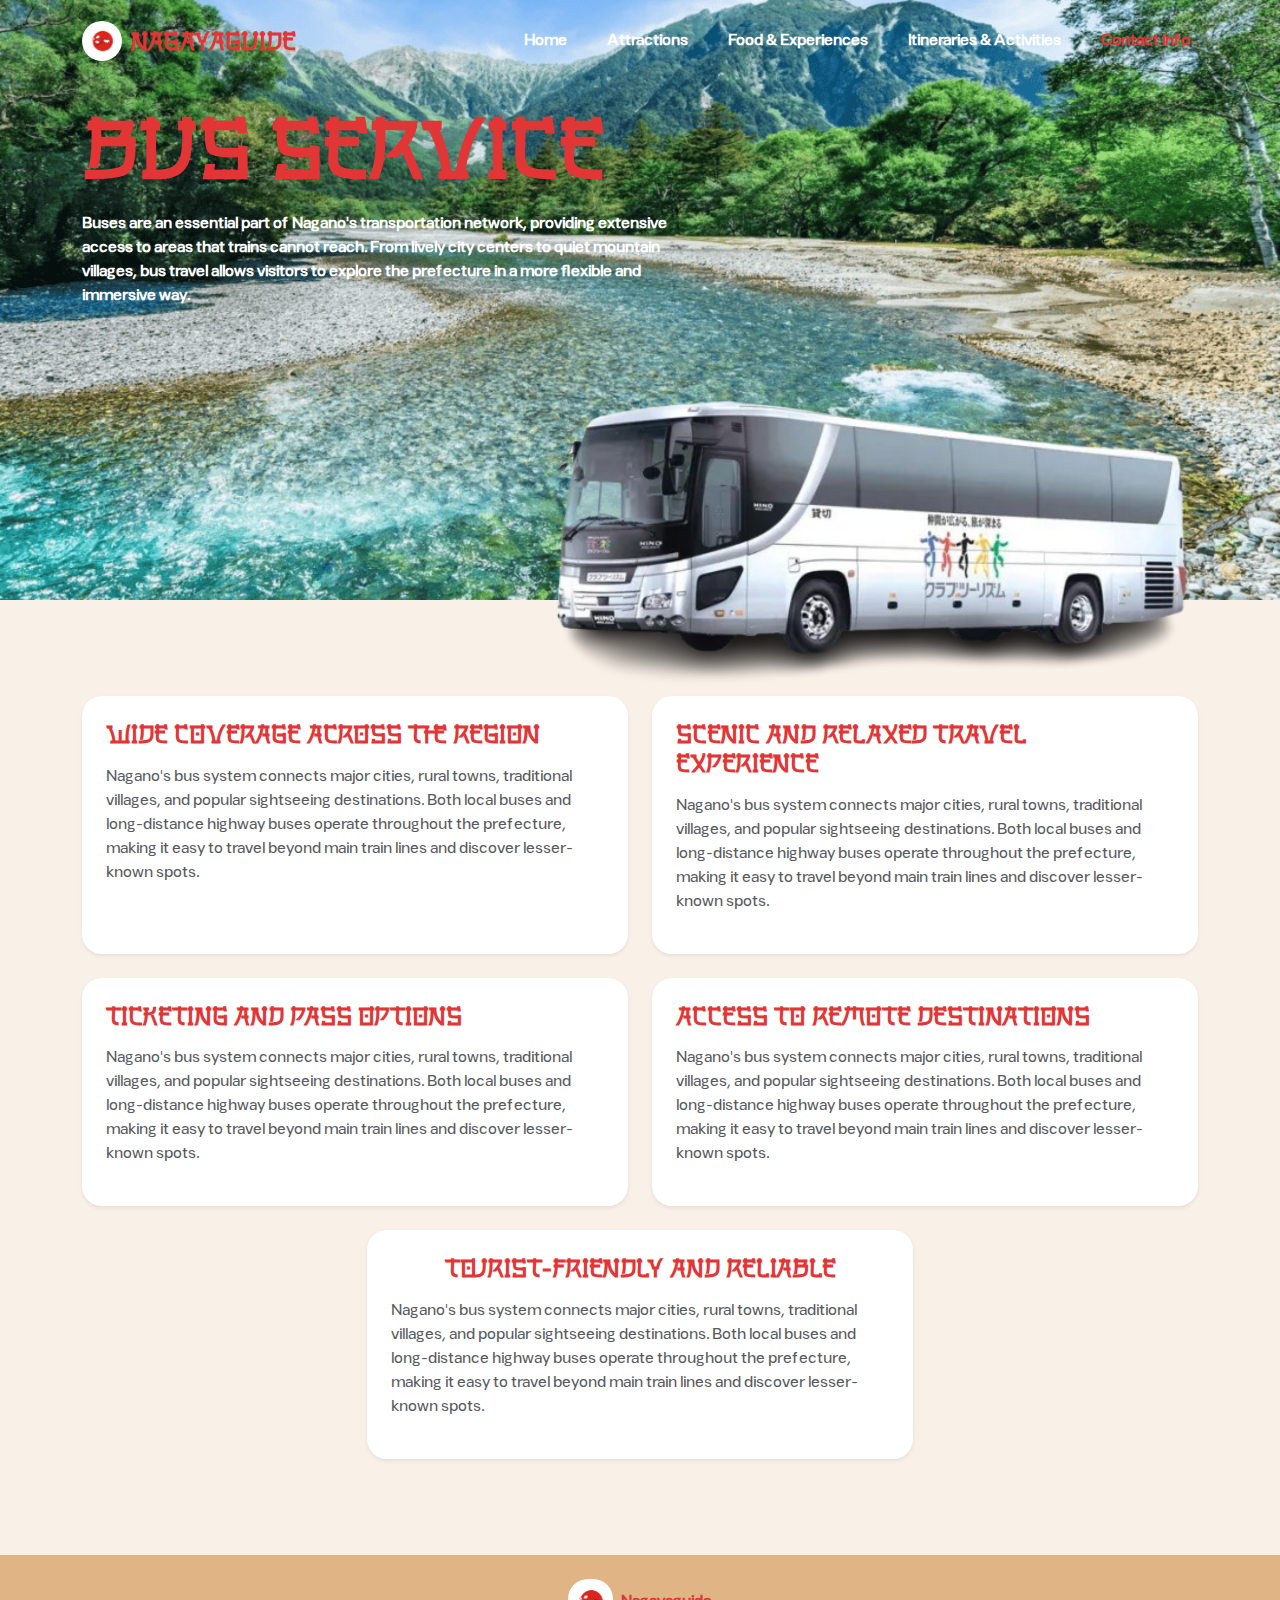
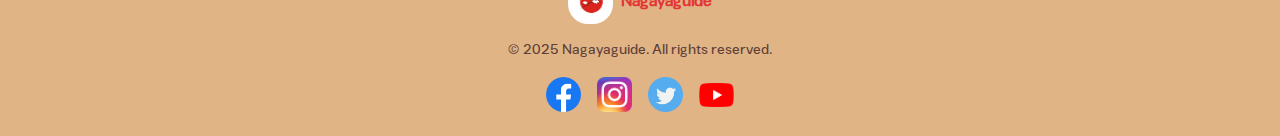
<file: bus.html>
<!DOCTYPE html>
<html lang="vi">
<head>
    <meta charset="UTF-8">
    <meta name="viewport" content="width=device-width, initial-scale=1.0">
    <title>Bus Service Detail - Nagayaguide</title>
    <link href="https://cdn.jsdelivr.net/npm/bootstrap@5.3.0/dist/css/bootstrap.min.css" rel="stylesheet">
    <link href="https://cdn.jsdelivr.net/npm/bootstrap-icons/font/bootstrap-icons.css" rel="stylesheet">
    <link rel="stylesheet" href="./css/style.css">
    <link rel="stylesheet" href="./css/bus.css">
</head>
<body>
    <nav class="navbar navbar-expand-lg py-3">
        <div class="container">
            <a class="navbar-brand d-flex align-items-center" href="index.html">
                <img src="./assets/Nagano_Logo.png" alt="Logo" class="rounded-circle me-2" style="width: 40px" />
                <span class="heading-font fs-4">Nagayaguide</span>
            </a>
            <button class="navbar-toggler" type="button" data-bs-toggle="collapse" data-bs-target="#navbarNav">
                <span class="navbar-toggler-icon"></span>
            </button>
            <div class="collapse navbar-collapse" id="navbarNav">
                <ul class="navbar-nav ms-auto gap-lg-4">
                    <li class="nav-item"><a class="nav-link nav-custom-link" href="index.html">Home</a></li>
                    <li class="nav-item"><a class="nav-link nav-custom-link" href="attractions.html">Attractions</a></li>
                    <li class="nav-item"><a class="nav-link nav-custom-link" href="food_experiences.html">Food & Experiences</a></li>
                    <li class="nav-item"><a class="nav-link nav-custom-link" href="#">Itineraries & Activities</a></li>
                    <li class="nav-item"><a class="nav-link nav-custom-link bus-active" href="contact.html">Contact Info</a></li>
                </ul>
            </div>
        </div>
    </nav>

    <header class="bus-hero">
        <div class="container position-relative h-100">
            <div class="row align-items-start h-100">
                <div class="col-lg-12 bus-hero-text">
                    <h1 class="display-1 heading-font text-main-red mb-3">Bus Service</h1>
                    <p class="text-white fw-bold" style="max-width: 600px;">
                        Buses are an essential part of Nagano's transportation network, providing extensive access to areas that trains cannot reach. From lively city centers to quiet mountain villages, bus travel allows visitors to explore the prefecture in a more flexible and immersive way.
                    </p>
                </div>
            </div>
            <div class="bus-large-img">
                <img src="./assets/bus.png" alt="Nagano Bus" class="img-fluid">
            </div>
        </div>
    </header>

    <section class="container py-5 my-5">
        <div class="row g-4 mb-4">
            <div class="col-md-6">
                <div class="info-card p-4 shadow-sm h-100">
                    <h3 class="heading-font text-main-red mb-3 fs-4">Wide Coverage Across the Region</h3>
                    <p class="text-muted">Nagano's bus system connects major cities, rural towns, traditional villages, and popular sightseeing destinations. Both local buses and long-distance highway buses operate throughout the prefecture, making it easy to travel beyond main train lines and discover lesser-known spots.</p>
                </div>
            </div>
            <div class="col-md-6">
                <div class="info-card p-4 shadow-sm h-100">
                    <h3 class="heading-font text-main-red mb-3 fs-4">Scenic and Relaxed Travel Experience</h3>
                    <p class="text-muted">Nagano's bus system connects major cities, rural towns, traditional villages, and popular sightseeing destinations. Both local buses and long-distance highway buses operate throughout the prefecture, making it easy to travel beyond main train lines and discover lesser-known spots.</p>
                </div>
            </div>
        </div>

        <div class="row g-4 mb-4">
            <div class="col-md-6">
                <div class="info-card p-4 shadow-sm h-100">
                    <h3 class="heading-font text-main-red mb-3 fs-4">Ticketing and Pass Options</h3>
                    <p class="text-muted">Nagano's bus system connects major cities, rural towns, traditional villages, and popular sightseeing destinations. Both local buses and long-distance highway buses operate throughout the prefecture, making it easy to travel beyond main train lines and discover lesser-known spots.</p>
                </div>
            </div>
            <div class="col-md-6">
                <div class="info-card p-4 shadow-sm h-100">
                    <h3 class="heading-font text-main-red mb-3 fs-4">Access to Remote Destinations</h3>
                    <p class="text-muted">Nagano's bus system connects major cities, rural towns, traditional villages, and popular sightseeing destinations. Both local buses and long-distance highway buses operate throughout the prefecture, making it easy to travel beyond main train lines and discover lesser-known spots.</p>
                </div>
            </div>
        </div>

        <div class="row justify-content-center">
            <div class="col-md-6">
                <div class="info-card p-4 shadow-sm text-center">
                    <h3 class="heading-font text-main-red mb-3 fs-4">Tourist-Friendly and Reliable</h3>
                    <p class="text-muted text-start">Nagano's bus system connects major cities, rural towns, traditional villages, and popular sightseeing destinations. Both local buses and long-distance highway buses operate throughout the prefecture, making it easy to travel beyond main train lines and discover lesser-known spots.</p>
                </div>
            </div>
        </div>
    </section>

    <footer class="footer py-4 mt-5">
      <div class="container text-center">
        <div class="d-flex align-items-center justify-content-center mb-3">
          <img src="./assets/Nagano_Logo.png" alt="Logo" class="footer-logo me-2"/>
          <span class="fw-bold footer-text">Nagayaguide</span>
        </div>
        <p class="small mb-2">© 2025 Nagayaguide. All rights reserved.</p>
        <div class="social-icons">
          <a href="#" aria-label="Facebook">
            <img src="./assets/fb.webp" alt="Facebook" />
          </a>
          <a href="#" aria-label="Instagram">
            <img src="./assets/ig.png" alt="Instagram" />
          </a>
          <a href="#" aria-label="Twitter">
            <img src="./assets/twitter.png" alt="Twitter" />
          </a>
          <a href="#" aria-label="YouTube">
            <img src="./assets/ytb.png" alt="YouTube" />
          </a>
        </div>
      </div>
    </footer>

    <script src="https://cdn.jsdelivr.net/npm/bootstrap@5.3.0/dist/js/bootstrap.bundle.min.js"></script>
</body>
</html>
</file>
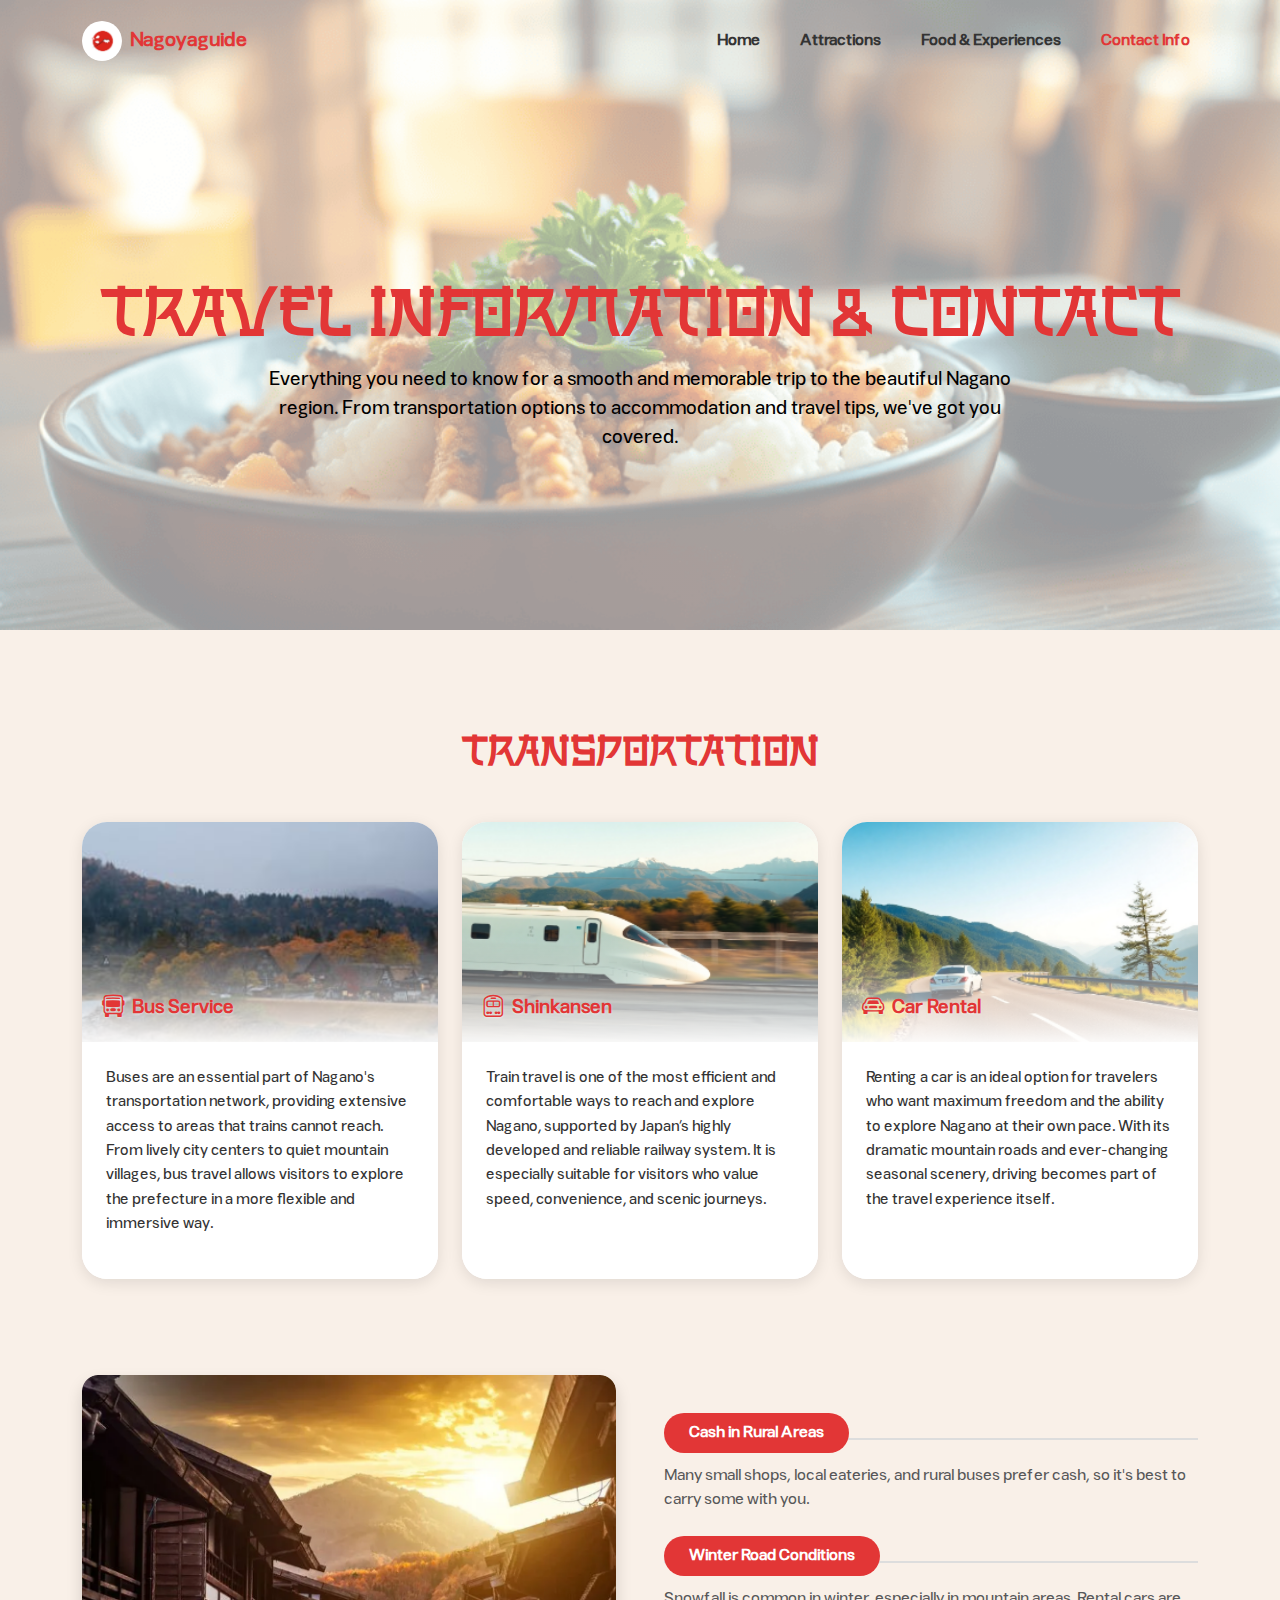
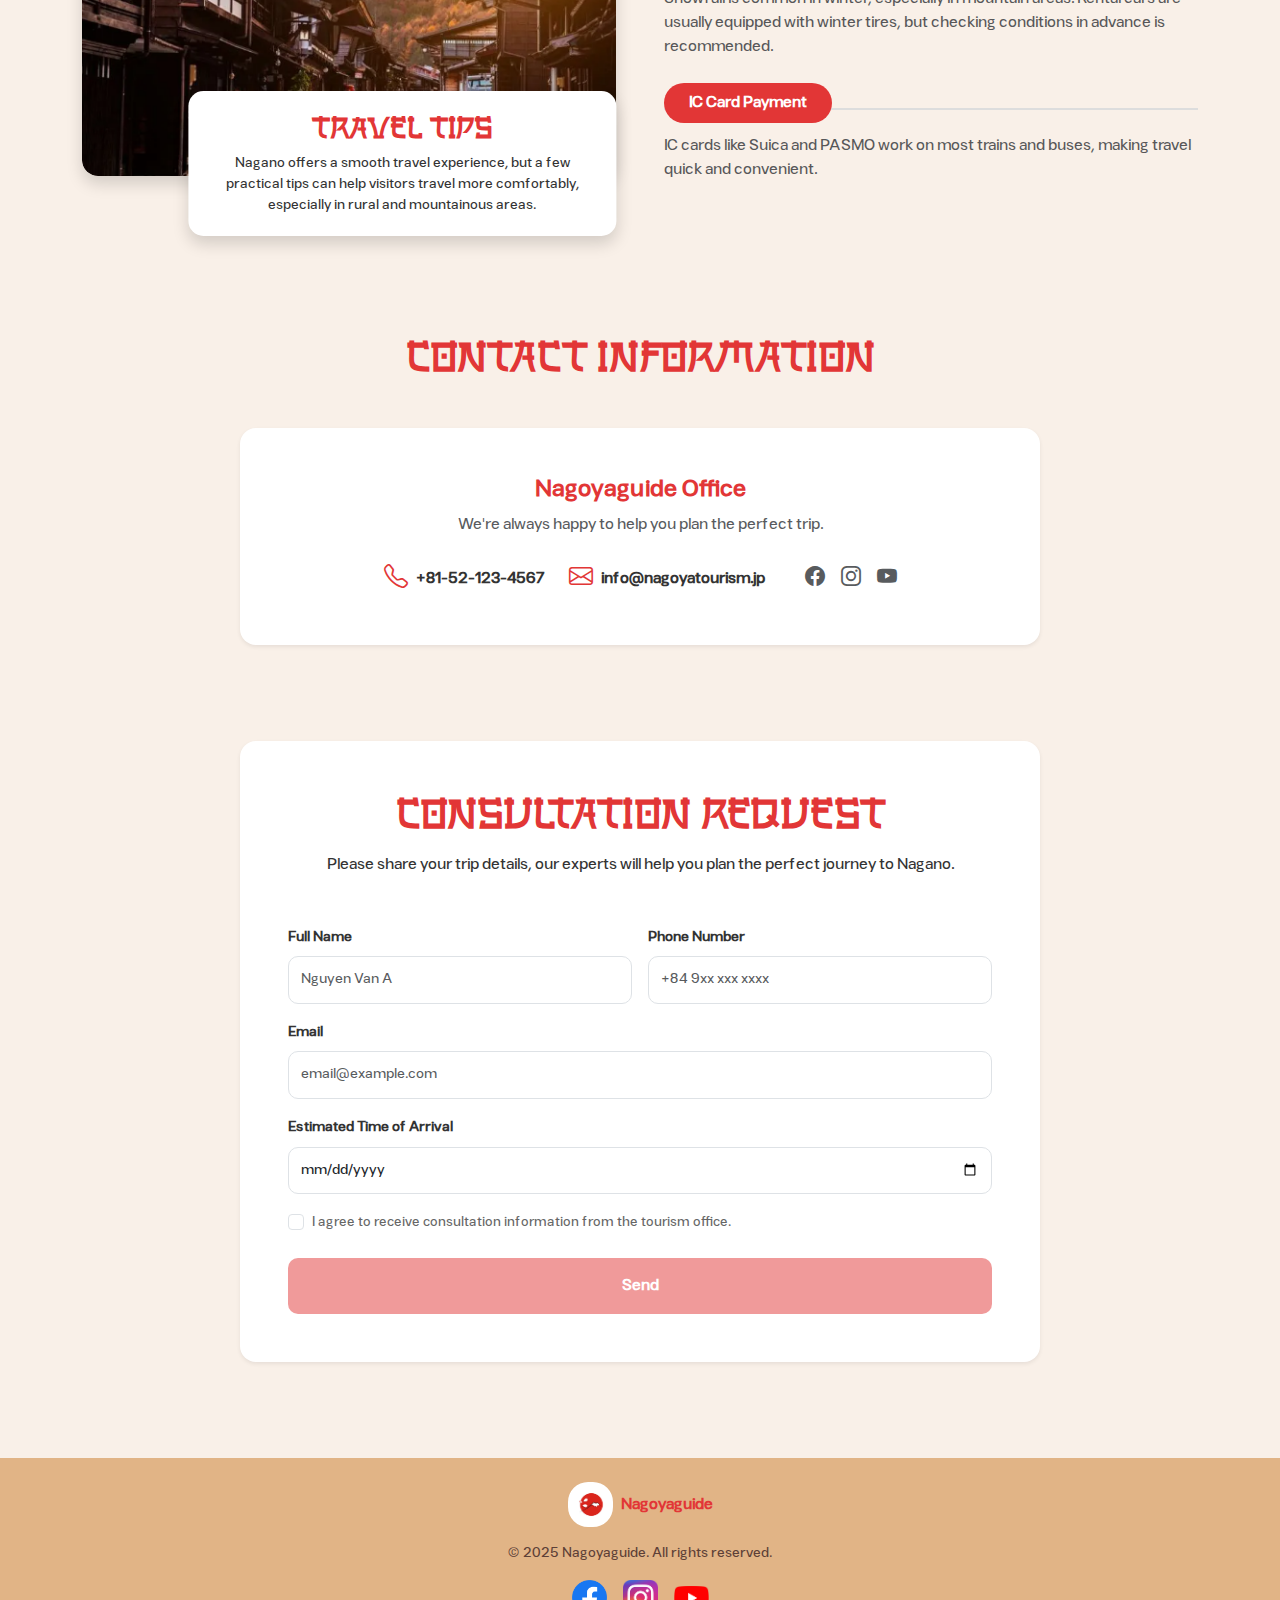
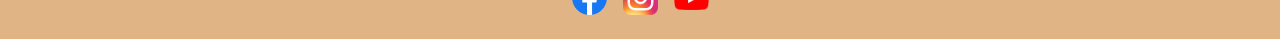
<file: contact.html>
<!DOCTYPE html>
<html lang="vi">
<head>
    <meta charset="UTF-8">
    <meta name="viewport" content="width=device-width, initial-scale=1.0">
    <title>Travel Info & Contact - Nagoyaguide</title>
    <link href="https://cdn.jsdelivr.net/npm/bootstrap@5.3.0/dist/css/bootstrap.min.css" rel="stylesheet">
    <link href="https://cdn.jsdelivr.net/npm/bootstrap-icons/font/bootstrap-icons.css" rel="stylesheet">
    <link rel="icon" href="../assets/Nagano_Logo.png">
    <link rel="stylesheet" href="./css/style.css">
    <link rel="stylesheet" href="./css/contact.css">
</head>
<body>
    <nav class="navbar navbar-expand-lg py-3">
        <div class="container">
            <a class="navbar-brand d-flex align-items-center" href="index.html">
                <img src="./assets/Nagano_Logo.png" alt="Logo" class="rounded-circle me-2" style="width: 40px" />
                <span class="fw-bold footer-text">Nagoyaguide</span>
            </a>
            <button class="navbar-toggler" type="button" data-bs-toggle="collapse" data-bs-target="#navbarNav">
                <span class="navbar-toggler-icon"></span>
            </button>
            <div class="collapse navbar-collapse" id="navbarNav">
                <ul class="navbar-nav ms-auto gap-lg-4">
                    <li class="nav-item"><a class="nav-link nav-custom-link" href="index.html">Home</a></li>
                    <li class="nav-item"><a class="nav-link nav-custom-link" href="attractions.html">Attractions</a></li>
                    <li class="nav-item"><a class="nav-link nav-custom-link" href="food_experiences.html">Food & Experiences</a></li>
                    <li class="nav-item"><a class="nav-link nav-custom-link active-link" href="contact.html">Contact Info</a></li>
                </ul>
            </div>
        </div>
    </nav>

    <header class="contact-hero d-flex align-items-center justify-content-center text-center">
        <div class="container">
            <h1 class="display-3 heading-font text-main-red mb-3">Travel Information & Contact</h1>
            <p class="hero-subtext mb-4 mx-auto" style="max-width: 800px">
                Everything you need to know for a smooth and memorable trip to the beautiful Nagano region. 
                From transportation options to accommodation and travel tips, we've got you covered.
            </p>
        </div>
    </header>

    <section class="container py-5 mt-5">
        <h2 class="heading-font text-center mb-5 fs-1">Transportation</h2>
        <div class="row g-4">
            <div class="col-lg-4 col-md-6 col-12">
                <div class="card destination-card">
                    <div class="card-img-container">
                        <img src="./assets/contact_1.png" alt="Bus Service">
                        <h5 class="card-title-contact"><i class="bi bi-bus-front me-2"></i>Bus Service</h5>
                    </div>
                    <div class="card-body">
                        <p class="card-text">Buses are an essential part of Nagano's transportation network, providing extensive access to areas that trains cannot reach. From lively city centers to quiet mountain villages, bus travel allows visitors to explore the prefecture in a more flexible and immersive way.</p>
                    </div>
                </div>
            </div>
            <div class="col-lg-4 col-md-6 col-12">
                <div class="card destination-card">
                    <div class="card-img-container">
                        <img src="./assets/contact_2.png" alt="Shinkansen">
                        <h5 class="card-title-contact"><i class="bi bi-train-front me-2"></i>Shinkansen</h5>
                    </div>
                    <div class="card-body">
                        <p class="card-text">Train travel is one of the most efficient and comfortable ways to reach and explore Nagano, supported by Japan’s highly developed and reliable railway system. It is especially suitable for visitors who value speed, convenience, and scenic journeys.</p>
                    </div>
                </div>
            </div>
            <div class="col-lg-4 col-md-6 col-12">
                <div class="card destination-card">
                    <div class="card-img-container">
                        <img src="./assets/contact_3.png" alt="Car Rental">
                        <h5 class="card-title-contact"><i class="bi bi-car-front me-2"></i>Car Rental</h5>
                    </div>
                    <div class="card-body">
                        <p class="card-text">Renting a car is an ideal option for travelers who want maximum freedom and the ability to explore Nagano at their own pace. With its dramatic mountain roads and ever-changing seasonal scenery, driving becomes part of the travel experience itself.</p>
                    </div>
                </div>
            </div>
        </div>
    </section>

    <section class="container py-5">
        <div class="row align-items-center g-5">
            <div class="col-lg-6 col-12 position-relative mb-5 mb-lg-0">
                <div class="tips-image-container">
                    <img src="./assets/contact_4.png" alt="Travel Tips" class="img-fluid rounded-4 shadow">
                    <div class="tips-overlay-card text-center shadow">
                        <h3 class="heading-font text-main-red mb-2">Travel Tips</h3>
                        <p class="small mb-0">Nagano offers a smooth travel experience, but a few practical tips can help visitors travel more comfortably, especially in rural and mountainous areas.</p>
                    </div>
                </div>
            </div>
            <div class="col-lg-6 col-12">
                <div class="tip-item mb-4">
                    <span class="badge-tip">Cash in Rural Areas</span>
                    <hr class="tip-line">
                    <p class="mt-4 text-muted">Many small shops, local eateries, and rural buses prefer cash, so it's best to carry some with you.</p>
                </div>
                <div class="tip-item mb-4">
                    <span class="badge-tip">Winter Road Conditions</span>
                    <hr class="tip-line">
                    <p class="mt-4 text-muted">Snowfall is common in winter, especially in mountain areas. Rental cars are usually equipped with winter tires, but checking conditions in advance is recommended.</p>
                </div>
                <div class="tip-item">
                    <span class="badge-tip">IC Card Payment</span>
                    <hr class="tip-line">
                    <p class="mt-4 text-muted">IC cards like Suica and PASMO work on most trains and buses, making travel quick and convenient.</p>
                </div>
            </div>
        </div>
    </section>

    <section class="container py-5">
        <h2 class="heading-font text-center mb-5 fs-1">Contact Information</h2>
        <div class="contact-info-box shadow-sm mx-auto p-4 p-md-5 text-center bg-white rounded-4" style="max-width: 800px;">
            <h4 class="fw-bold footer-text text-main-red mb-2">Nagoyaguide Office</h4>
            <p class="text-muted mb-4">We're always happy to help you plan the perfect trip.</p>
            <div class="d-flex flex-wrap justify-content-center gap-4 align-items-center">
                <div class="d-flex align-items-center">
                    <i class="bi bi-telephone text-main-red fs-4 me-2"></i>
                    <span class="fw-bold">+81-52-123-4567</span>
                </div>
                <div class="d-flex align-items-center">
                    <i class="bi bi-envelope text-main-red fs-4 me-2"></i>
                    <span class="fw-bold">info@nagoyatourism.jp</span>
                </div>
                <div class="social-icons-contact d-flex gap-3 ms-md-3">
                    <a href="https://www.facebook.com/RealJapan.nagoya" aria-label="Facebook" target="_blank" rel="noopener noreferrer"><i class="bi bi-facebook text-muted fs-5"></i></a>
                    <a href="https://www.instagram.com/nagoya_info/" aria-label="Instagram" target="_blank" rel="noopener noreferrer"><i class="bi bi-instagram text-muted fs-5"></i></a>
                    <a href="https://www.youtube.com/@japantravel-nagoyachubu6020" aria-label="YouTube" target="_blank" rel="noopener noreferrer"><i class="bi bi-youtube text-muted fs-5"></i></a>
                </div>
            </div>
        </div>
    </section>

    <section class="container py-5">
        <div class="consultation-card shadow-sm mx-auto p-4 p-md-5 bg-white rounded-4" style="max-width: 800px;">
            <h2 class="heading-font text-center text-main-red fs-1 mb-3">Consultation Request</h2>
            <p class="text-center mb-5">Please share your trip details, our experts will help you plan the perfect journey to Nagano.</p>
            
            <form id="contactPageForm">
                <div class="row g-3 mb-3">
                    <div class="col-md-6">
                        <label class="form-label small fw-bold">Full Name</label>
                        <input type="text" class="form-control" placeholder="Nguyen Van A">
                    </div>
                    <div class="col-md-6">
                        <label class="form-label small fw-bold">Phone Number</label>
                        <input type="text" class="form-control" placeholder="+84 9xx xxx xxxx">
                    </div>
                </div>
                <div class="mb-3">
                    <label class="form-label small fw-bold">Email</label>
                    <input type="email" class="form-control" placeholder="email@example.com">
                </div>
                <div class="mb-3"> <label class="form-label">Estimated Time of Arrival</label> <input type="date" class="form-control" required /></div>
                <div class="form-check mb-4">
                    <input class="form-check-input" type="checkbox" id="agreeCheck">
                    <label class="form-check-label small" for="agreeCheck">
                        I agree to receive consultation information from the tourism office.
                    </label>
                </div>
                <button type="submit" class="btn btn-submit-pink w-100 py-3 fw-bold">Send</button>
            </form>
        </div>
    </section>

    <footer class="footer py-4 mt-5">
      <div class="container text-center">
        <div class="d-flex align-items-center justify-content-center mb-3">
          <img src="./assets/Nagano_Logo.png" alt="Logo" class="footer-logo me-2"/>
          <span class="fw-bold footer-text">Nagoyaguide</span>
        </div>
        <p class="small mb-2">© 2025 Nagoyaguide. All rights reserved.</p>
        <div class="social-icons">
          <a href="https://www.facebook.com/RealJapan.nagoya" aria-label="Facebook" target="_blank" rel="noopener noreferrer">
            <img src="./assets/fb.webp" alt="Facebook" />
          </a>
          <a href="https://www.instagram.com/nagoya_info/" aria-label="Instagram" target="_blank" rel="noopener noreferrer">
            <img src="./assets/ig.png" alt="Instagram" />
          </a>
          <a href="https://www.youtube.com/@japantravel-nagoyachubu6020" aria-label="YouTube" target="_blank" rel="noopener noreferrer">
            <img src="./assets/ytb.png" alt="YouTube" />
          </a>
        </div>
      </div>
    </footer>

    <script src="https://cdn.jsdelivr.net/npm/bootstrap@5.3.0/dist/js/bootstrap.bundle.min.js"></script>
</body>
</html>
</file>
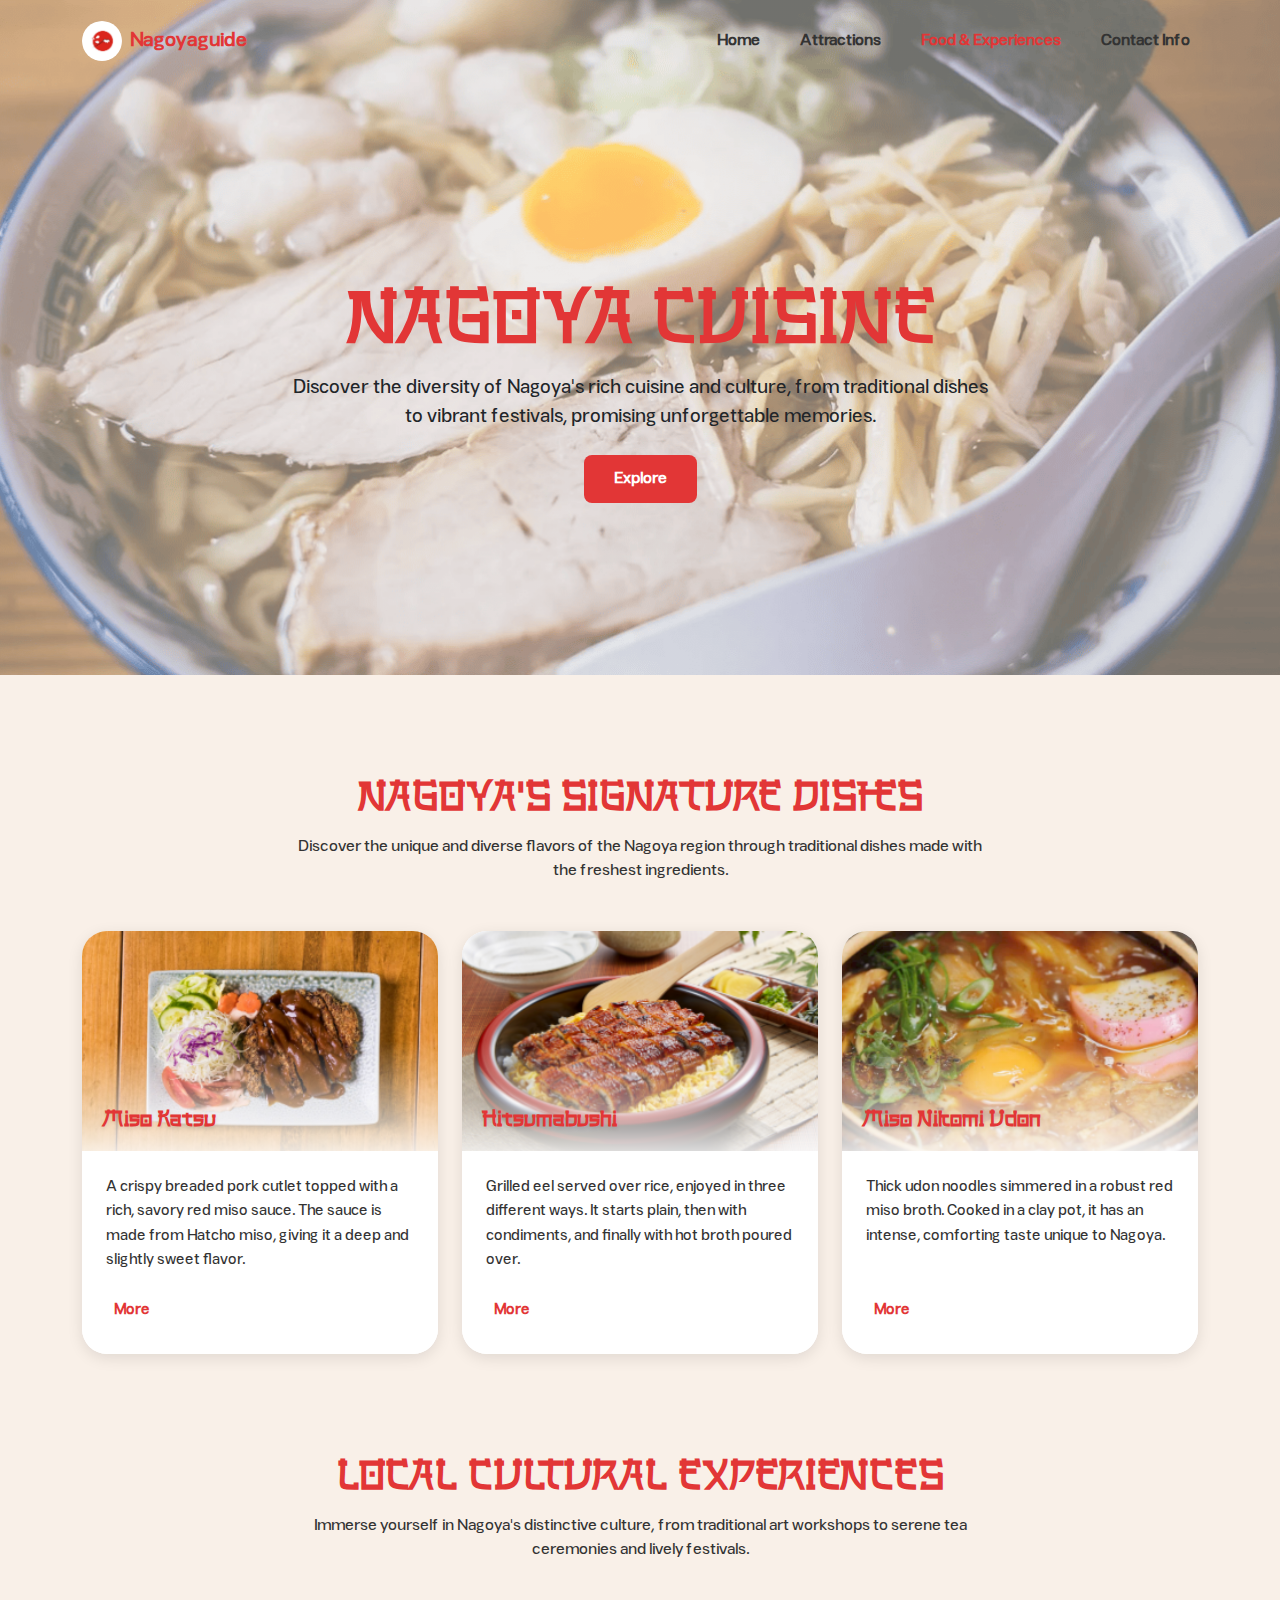
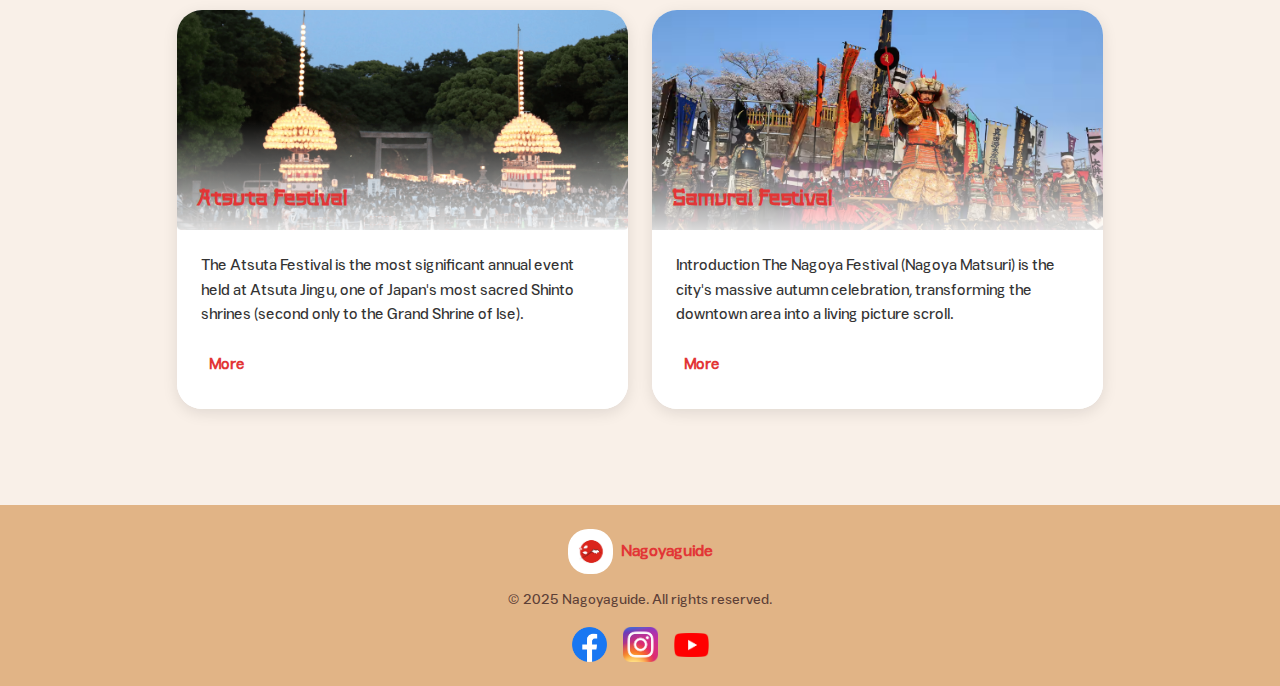
<file: food_experiences.html>
<!DOCTYPE html>
<html lang="vi">
  <head>
    <meta charset="UTF-8" />
    <meta name="viewport" content="width=device-width, initial-scale=1.0" />
    <title>Food & Experiences - Nagoyaguide</title>
    <link href="https://cdn.jsdelivr.net/npm/bootstrap@5.3.0/dist/css/bootstrap.min.css" rel="stylesheet"/>
    <link href="https://cdn.jsdelivr.net/npm/bootstrap-icons/font/bootstrap-icons.css" rel="stylesheet"/>
    <link rel="icon" href="../assets/Nagano_Logo.png">
    <link rel="stylesheet" href="./css/style.css" />
    <link rel="stylesheet" href="./css/food_experiences.css" />
  </head>
  <body>
    <nav class="navbar navbar-expand-lg py-3">
      <div class="container">
        <a class="navbar-brand d-flex align-items-center" href="index.html">
          <img src="./assets/Nagano_Logo.png" alt="Logo" class="rounded-circle me-2" style="width: 40px" />
          <span class="fw-bold footer-text">Nagoyaguide</span>
        </a>
        <button class="navbar-toggler" type="button" data-bs-toggle="collapse" data-bs-target="#navbarNav">
          <span class="navbar-toggler-icon"></span>
        </button>
        <div class="collapse navbar-collapse" id="navbarNav">
          <ul class="navbar-nav ms-auto gap-lg-4">
            <li class="nav-item"><a class="nav-link nav-custom-link" href="index.html">Home</a></li>
            <li class="nav-item"><a class="nav-link nav-custom-link" href="attractions.html">Attractions</a></li>
            <li class="nav-item"><a class="nav-link nav-custom-link active-link" href="food_experiences.html">Food & Experiences</a></li>
            <li class="nav-item"><a class="nav-link nav-custom-link" href="contact.html">Contact Info</a></li>
          </ul>
        </div>
      </div>
    </nav>

    <header class="food-hero d-flex align-items-center justify-content-center text-center">
      <div class="container">
        <h1 class="display-2 heading-font text-main-red mb-3">Nagoya Cuisine</h1>
        <p class="hero-subtext text-dark mb-4 mx-auto" style="max-width: 700px">
          Discover the diversity of Nagoya's rich cuisine and culture, from traditional dishes to vibrant festivals, promising unforgettable memories.
        </p>
        <a href="#signature-dishes" class="btn-main-red">Explore</a>
      </div>
    </header>

    <section id="signature-dishes" class="container py-5 mt-5">
      <div class="text-center mb-5">
        <h2 class="heading-font fs-1 mb-3">Nagoya's Signature Dishes</h2>
        <p class="mx-auto" style="max-width: 700px">
          Discover the unique and diverse flavors of the Nagoya region through traditional dishes made with the freshest ingredients.
        </p>
      </div>
      <div class="row g-4">
        <div class="col-lg-4 col-md-6 col-12">
          <div class="card destination-card">
            <div class="card-img-container">
              <img src="./assets/hero_1.png" alt="Miso Katsu" />
              <h5 class="card-title">Miso Katsu</h5>
            </div>
            <div class="card-body">
              <p class="card-text">A crispy breaded pork cutlet topped with a rich, savory red miso sauce. The sauce is made from Hatcho miso, giving it a deep and slightly sweet flavor.</p>
              <a href="miso_katsu_detail.html" class="btn-more">More</a>
            </div>
          </div>
        </div>
        <div class="col-lg-4 col-md-6 col-12">
          <div class="card destination-card">
            <div class="card-img-container">
              <img src="./assets/hero_2.png" alt="Hitsumabushi" />
              <h5 class="card-title">Hitsumabushi</h5>
            </div>
            <div class="card-body">
              <p class="card-text">Grilled eel served over rice, enjoyed in three different ways. It starts plain, then with condiments, and finally with hot broth poured over.</p>
              <a href="hitsumabushi_detail.html" class="btn-more">More</a>
            </div>
          </div>
        </div>
        <div class="col-lg-4 col-md-6 col-12">
          <div class="card destination-card">
            <div class="card-img-container">
              <img src="./assets/hero_4.png" alt="Miso Nikomi Udon" />
              <h5 class="card-title">Miso Nikomi Udon</h5>
            </div>
            <div class="card-body">
              <p class="card-text">Thick udon noodles simmered in a robust red miso broth. Cooked in a clay pot, it has an intense, comforting taste unique to Nagoya.</p>
              <a href="miso_nikomi_detail.html" class="btn-more">More</a>
            </div>
          </div>
        </div>
      </div>
    </section>

    <section class="container py-5">
      <div class="text-center mb-5">
        <h2 class="heading-font fs-1 mb-3">Local Cultural Experiences</h2>
        <p class="mx-auto" style="max-width: 700px">
          Immerse yourself in Nagoya's distinctive culture, from traditional art workshops to serene tea ceremonies and lively festivals.
        </p>
      </div>
      <div class="row g-4 justify-content-center">
        <div class="col-lg-5 col-md-6 col-12">
          <div class="card destination-card">
            <div class="card-img-container">
              <img src="./assets/Atsuta_Banner.png" alt="Atsuta Festival" />
              <h5 class="card-title">Atsuta Festival</h5>
            </div>
            <div class="card-body">
              <p class="card-text">The Atsuta Festival is the most significant annual event held at Atsuta Jingu, one of Japan's most sacred Shinto shrines (second only to the Grand Shrine of Ise).</p>
              <a href="atsuta_detail.html" class="btn-more">More</a>
            </div>
          </div>
        </div>
        <div class="col-lg-5 col-md-6 col-12">
          <div class="card destination-card">
            <div class="card-img-container">
              <img src="./assets/Samurai_Banner_Experience.png" alt="Samurai Festival" />
              <h5 class="card-title">Samurai Festival</h5>
            </div>
            <div class="card-body">
              <p class="card-text">Introduction The Nagoya Festival (Nagoya Matsuri) is the city's massive autumn celebration, transforming the downtown area into a living picture scroll.</p>
              <a href="samurai_detail.html" class="btn-more">More</a>
            </div>
          </div>
        </div>
      </div>
    </section>

    <footer class="footer py-4 mt-5">
      <div class="container text-center">
        <div class="d-flex align-items-center justify-content-center mb-3">
          <img src="./assets/Nagano_Logo.png" alt="Logo" class="footer-logo me-2"/>
          <span class="fw-bold footer-text">Nagoyaguide</span>
        </div>
        <p class="small mb-2">© 2025 Nagoyaguide. All rights reserved.</p>
        <div class="social-icons">
          <a href="https://www.facebook.com/RealJapan.nagoya" aria-label="Facebook" target="_blank" rel="noopener noreferrer">
            <img src="./assets/fb.webp" alt="Facebook" />
          </a>
          <a href="https://www.instagram.com/nagoya_info/" aria-label="Instagram" target="_blank" rel="noopener noreferrer">
            <img src="./assets/ig.png" alt="Instagram" />
          </a>
          <a href="https://www.youtube.com/@japantravel-nagoyachubu6020" aria-label="YouTube" target="_blank" rel="noopener noreferrer">
            <img src="./assets/ytb.png" alt="YouTube" />
          </a>
        </div>
      </div>
    </footer>

    <script src="https://cdn.jsdelivr.net/npm/bootstrap@5.3.0/dist/js/bootstrap.bundle.min.js"></script>
  </body>
</html>
</file>
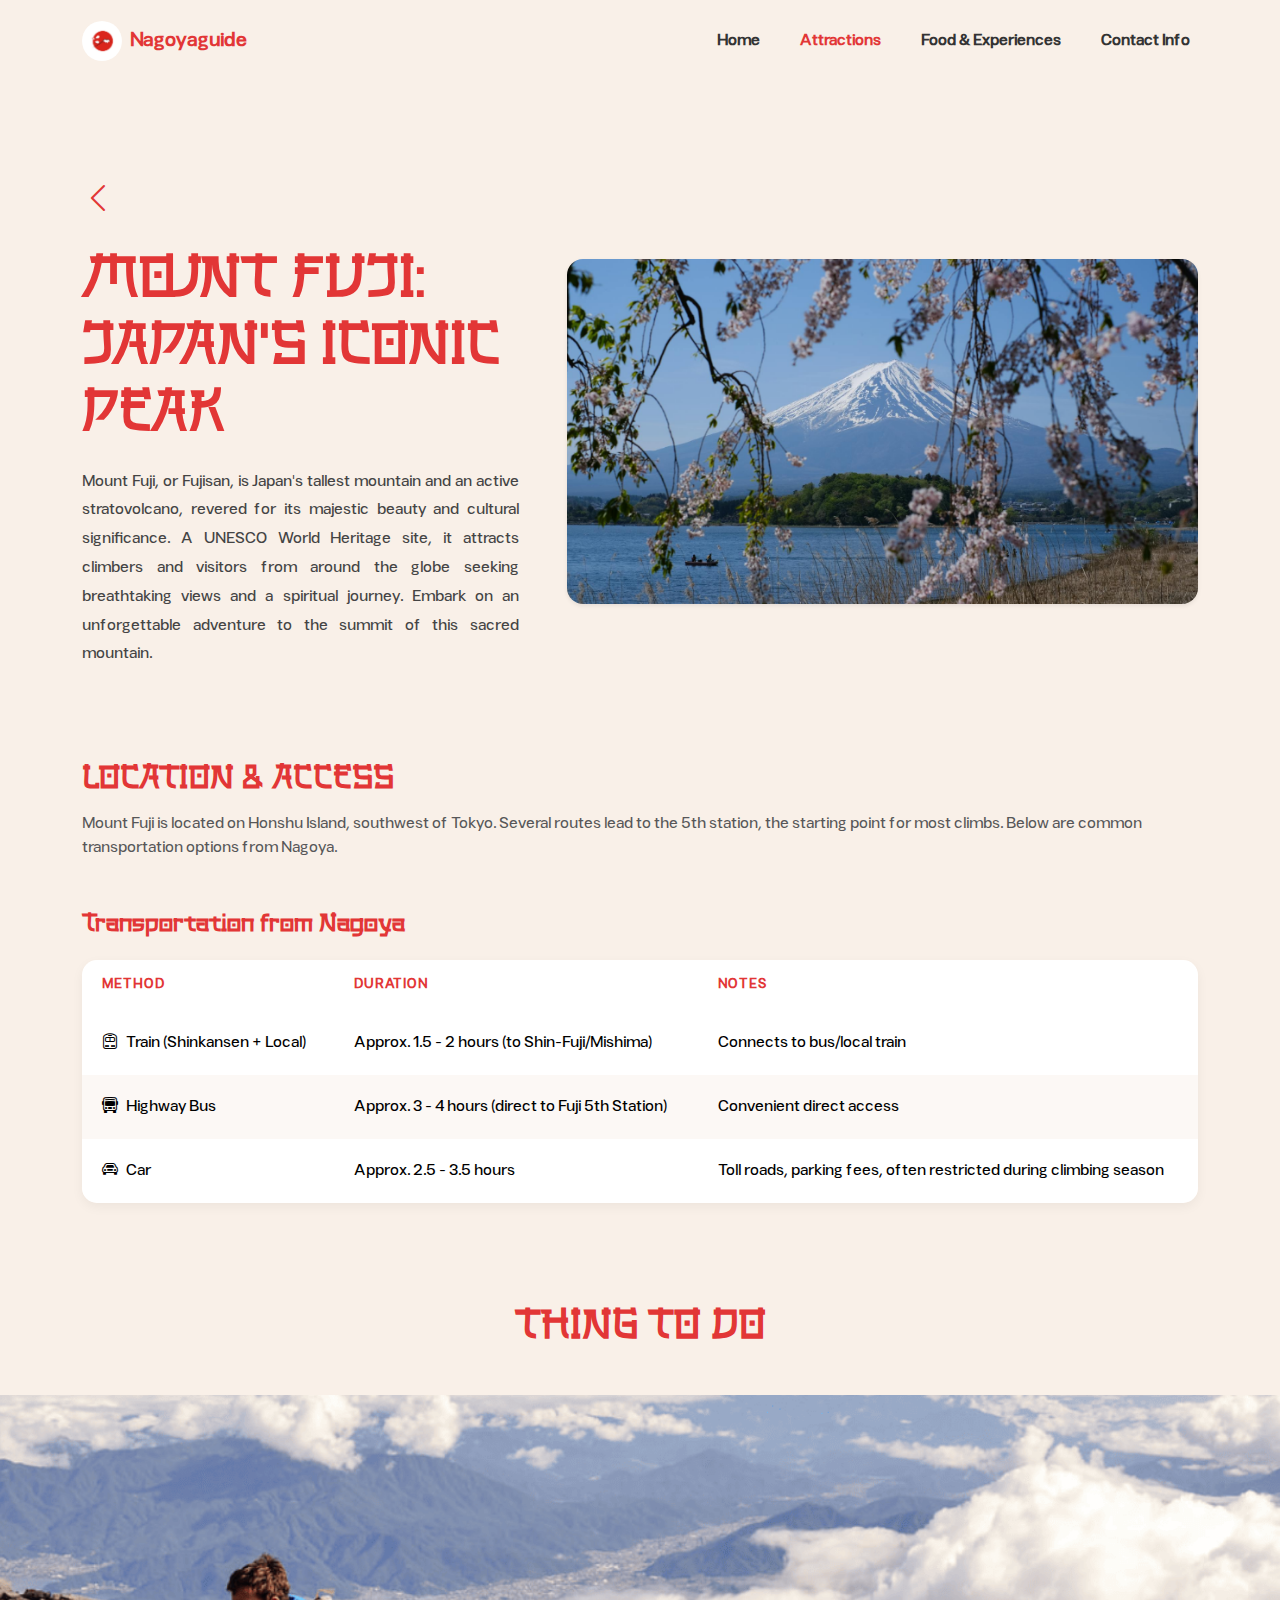
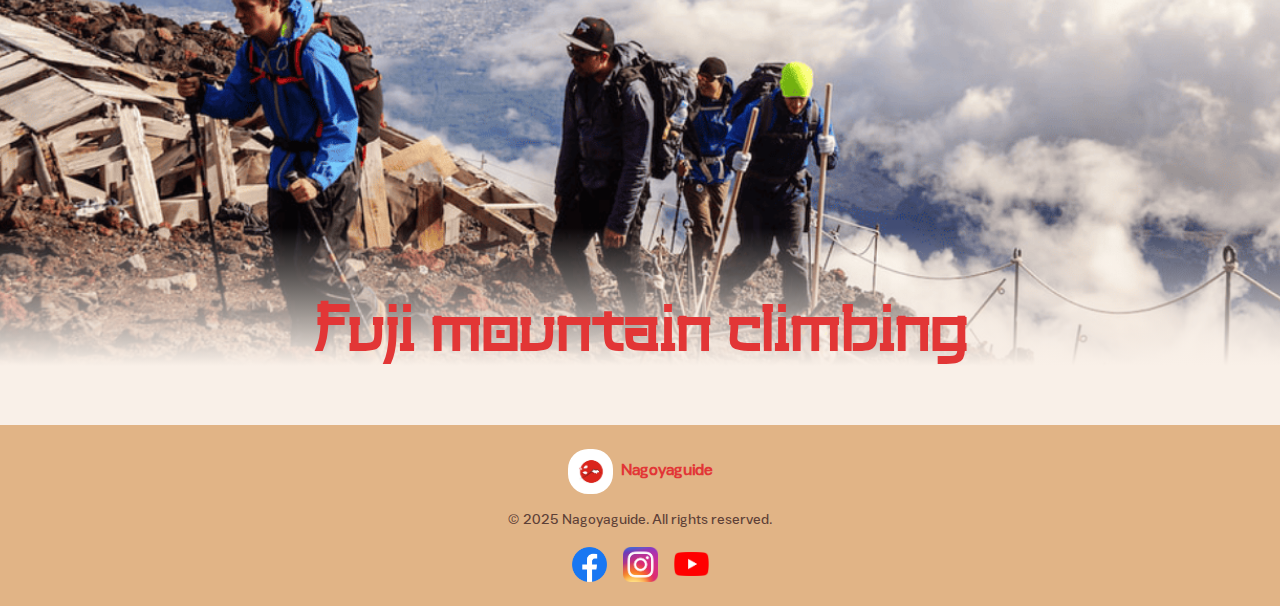
<file: fuji_detail.html>
<!DOCTYPE html>
<html lang="vi">
<head>
    <meta charset="UTF-8">
    <meta name="viewport" content="width=device-width, initial-scale=1.0">
    <title>Mount Fuji Detail - Nagoyaguide</title>
    <link href="https://cdn.jsdelivr.net/npm/bootstrap@5.3.0/dist/css/bootstrap.min.css" rel="stylesheet">
    <link href="https://cdn.jsdelivr.net/npm/bootstrap-icons/font/bootstrap-icons.css" rel="stylesheet">
    <link rel="icon" href="../assets/Nagano_Logo.png">
    <link rel="stylesheet" href="./css/style.css">
    <link rel="stylesheet" href="./css/detail.css">
</head>
<body>
    <nav class="navbar navbar-expand-lg py-3">
        <div class="container">
            <a class="navbar-brand d-flex align-items-center" href="index.html">
                <img src="./assets/Nagano_Logo.png" alt="Logo" class="rounded-circle me-2" style="width: 40px" />
                <span class="fw-bold footer-text">Nagoyaguide</span>
            </a>
            <button class="navbar-toggler" type="button" data-bs-toggle="collapse" data-bs-target="#navbarNav">
                <span class="navbar-toggler-icon"></span>
            </button>
            <div class="collapse navbar-collapse" id="navbarNav">
                <ul class="navbar-nav ms-auto gap-lg-4">
                    <li class="nav-item"><a class="nav-link nav-custom-link" href="index.html">Home</a></li>
                    <li class="nav-item"><a class="nav-link nav-custom-link active-link" href="attractions.html">Attractions</a></li>
                    <li class="nav-item"><a class="nav-link nav-custom-link" href="food_experiences.html">Food & Experiences</a></li>
                    <li class="nav-item"><a class="nav-link nav-custom-link" href="contact.html">Contact Info</a></li>
                </ul>
            </div>
        </div>
    </nav>

    <main class="container py-5 mt-5">
        <div class="row align-items-center g-5">
            <div class="col-lg-5">
                <a href="attractions.html" class="back-arrow"><i class="bi bi-chevron-left"></i></a>
                <h1 class="heading-font text-main-red display-4 mt-3 mb-4">Mount Fuji: Japan's Iconic Peak</h1>
                <p class="lead-text">
                    Mount Fuji, or Fujisan, is Japan's tallest mountain and an active stratovolcano, revered for its majestic beauty and cultural significance. 
                    A UNESCO World Heritage site, it attracts climbers and visitors from around the globe seeking breathtaking views and a spiritual journey. 
                    Embark on an unforgettable adventure to the summit of this sacred mountain.
                </p>
            </div>
            <div class="col-lg-7">
                <img src="./assets/fuji.png" alt="Mount Fuji" class="img-fluid rounded-4 shadow-sm">
            </div>
        </div>

        <section class="mt-5 pt-4">
            <h2 class="heading-font text-main-red mb-3">Location & Access</h2>
            <p class="text-muted">
                Mount Fuji is located on Honshu Island, southwest of Tokyo. Several routes lead to the 5th station, the starting point for most climbs. 
                Below are common transportation options from Nagoya.
            </p>

            <div class="mt-5">
                <h4 class="text-main-red fw-bold mb-4">Transportation from Nagoya</h4>
                <div class="table-responsive">
                    <table class="table transport-table">
                        <thead>
                            <tr>
                                <th>METHOD</th>
                                <th>DURATION</th>
                                <th>NOTES</th>
                            </tr>
                        </thead>
                        <tbody>
                            <tr>
                                <td><i class="bi bi-train-front me-2"></i>Train (Shinkansen + Local)</td>
                                <td>Approx. 1.5 - 2 hours (to Shin-Fuji/Mishima)</td>
                                <td>Connects to bus/local train</td>
                            </tr>
                            <tr class="bg-light-row">
                                <td><i class="bi bi-bus-front me-2"></i>Highway Bus</td>
                                <td>Approx. 3 - 4 hours (direct to Fuji 5th Station)</td>
                                <td>Convenient direct access</td>
                            </tr>
                            <tr>
                                <td><i class="bi bi-car-front me-2"></i>Car</td>
                                <td>Approx. 2.5 - 3.5 hours</td>
                                <td>Toll roads, parking fees, often restricted during climbing season</td>
                            </tr>
                        </tbody>
                    </table>
                </div>
            </div>
        </section>
    </main>

    <section class="mt-5">
        <h2 class="heading-font text-center text-main-red mb-5 fs-1">Thing to do</h2>
        <div class="activity-banner">
            <div class="activity-overlay">
                <h2 class="activity-title text-main-red">Fuji mountain climbing</h2>
            </div>
        </div>
    </section>

    <footer class="footer py-4 mt-5">
      <div class="container text-center">
        <div class="d-flex align-items-center justify-content-center mb-3">
          <img src="./assets/Nagano_Logo.png" alt="Logo" class="footer-logo me-2"/>
          <span class="fw-bold footer-text">Nagoyaguide</span>
        </div>
        <p class="small mb-2">© 2025 Nagoyaguide. All rights reserved.</p>
        <div class="social-icons">
          <a href="https://www.facebook.com/RealJapan.nagoya" aria-label="Facebook" target="_blank" rel="noopener noreferrer">
            <img src="./assets/fb.webp" alt="Facebook" />
          </a>
          <a href="https://www.instagram.com/nagoya_info/" aria-label="Instagram" target="_blank" rel="noopener noreferrer">
            <img src="./assets/ig.png" alt="Instagram" />
          </a>
          <a href="https://www.youtube.com/@japantravel-nagoyachubu6020" aria-label="YouTube" target="_blank" rel="noopener noreferrer">
            <img src="./assets/ytb.png" alt="YouTube" />
          </a>
        </div>
      </div>
    </footer>

    <script src="https://cdn.jsdelivr.net/npm/bootstrap@5.3.0/dist/js/bootstrap.bundle.min.js"></script>
</body>
</html>
</file>
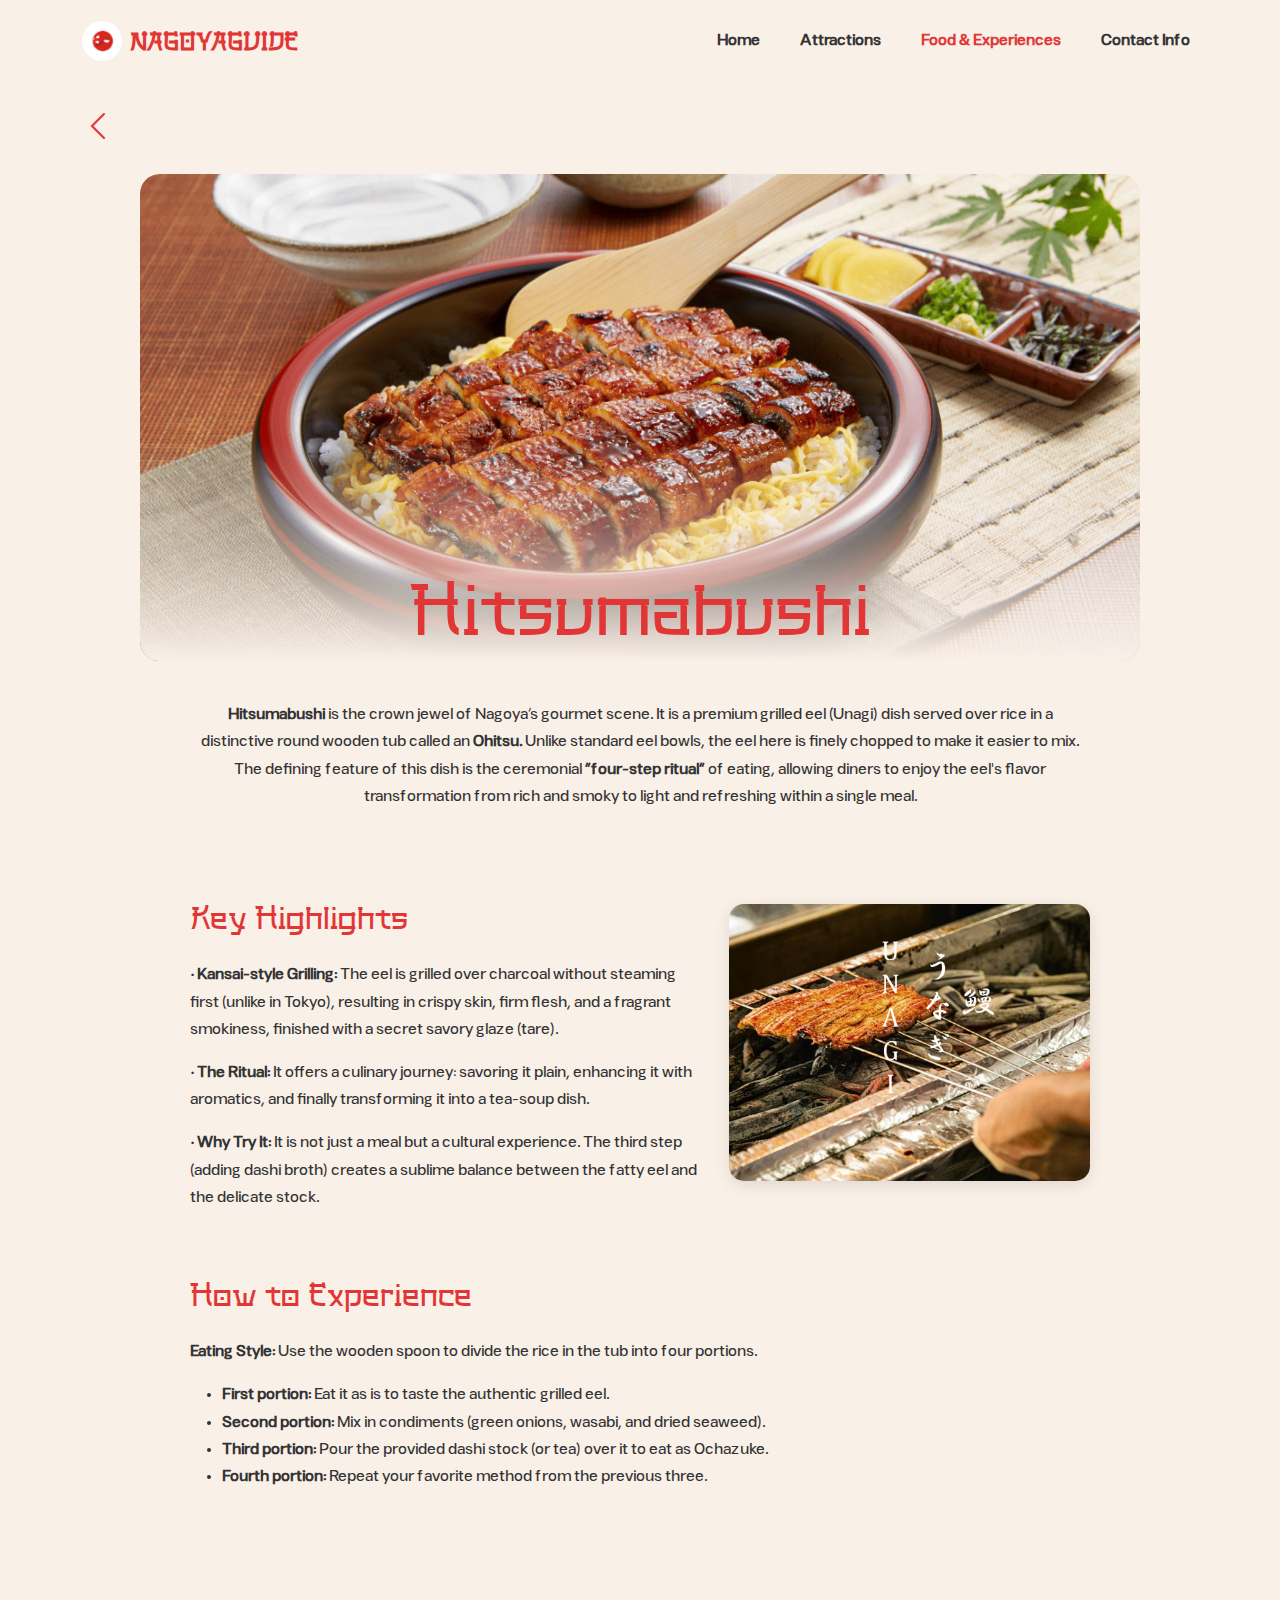
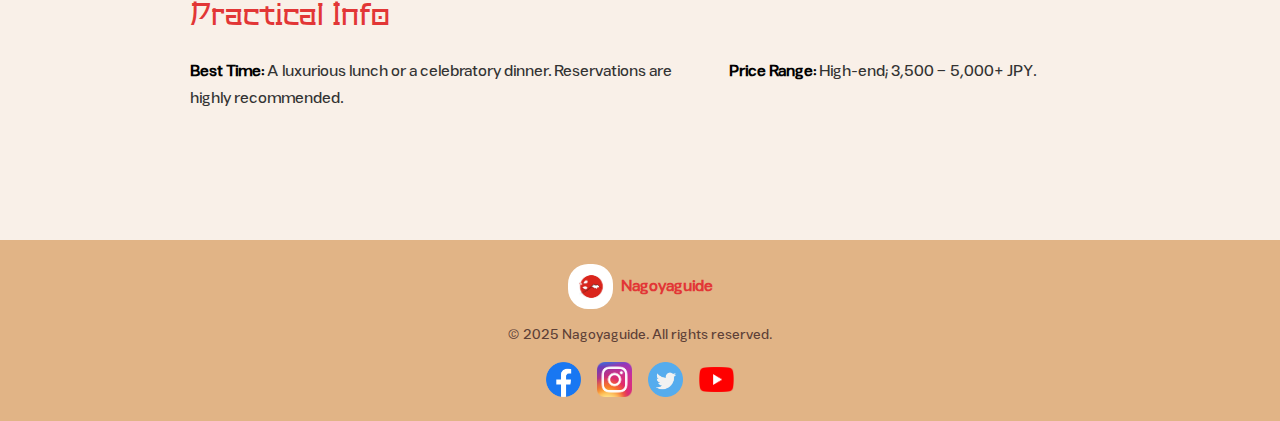
<file: hitsumabushi_detail.html>
<!DOCTYPE html>
<html lang="vi">
  <head>
    <meta charset="UTF-8" />
    <meta name="viewport" content="width=device-width, initial-scale=1.0" />
    <title>Hitsumabushi - Nagoyaguide</title>
    <link href="https://cdn.jsdelivr.net/npm/bootstrap@5.3.0/dist/css/bootstrap.min.css" rel="stylesheet"/>
    <link href="https://cdn.jsdelivr.net/npm/bootstrap-icons/font/bootstrap-icons.css" rel="stylesheet"/>
    <link rel="stylesheet" href="./css/style.css" />
    <link rel="stylesheet" href="./css/food_detail.css" />
  </head>
  <body>
    <nav class="navbar navbar-expand-lg py-3 position-relative">
      <div class="container">
        <a class="navbar-brand d-flex align-items-center" href="index.html">
          <img src="./assets/Nagano_Logo.png" alt="Logo" class="rounded-circle me-2" style="width: 40px"/>
          <span class="heading-font fs-4">Nagoyaguide</span>
        </a>
        <div class="collapse navbar-collapse" id="navbarNav">
          <ul class="navbar-nav ms-auto gap-lg-4">
            <li class="nav-item"><a class="nav-link nav-custom-link" href="index.html">Home</a></li>
            <li class="nav-item"><a class="nav-link nav-custom-link" href="attractions.html">Attractions</a></li>
            <li class="nav-item"><a class="nav-link nav-custom-link active-link" href="food_experiences.html">Food & Experiences</a></li>
            <li class="nav-item"><a class="nav-link nav-custom-link" href="contact.html">Contact Info</a></li>
          </ul>
        </div>
      </div>
    </nav>

    <main class="container py-4">
      <a href="food_experiences.html" class="back-button">
        <i class="bi bi-chevron-left"></i>
      </a>

      <div class="detail-hero-container">
        <img src="./assets/Hitsumabu_Banner.png" alt="Hitsumabushi" class="detail-hero-image" />
        <h1 class="hero-title-overlay">Hitsumabushi</h1>
      </div>

      <div class="content-section">
        <p class="text-center">
          <b>Hitsumabushi</b> is the crown jewel of Nagoya’s gourmet scene. It is a premium grilled eel (Unagi) dish served over rice in a distinctive round wooden tub called an <b>Ohitsu.</b> Unlike standard eel bowls, the eel here is finely chopped to make it easier to mix. The defining feature of this dish is the ceremonial <b>“four-step ritual”</b> of eating, allowing diners to enjoy the eel's flavor transformation from rich and smoky to light and refreshing within a single meal.
        </p>

        <div class="row align-items-center mt-5">
          <div class="col-lg-7 col-md-12 col-sm-12">
            <h2 class="highlight-title">Key Highlights</h2>
            <ul class="list-unstyled">
              <li class="mb-3">
                • <b>Kansai-style Grilling:</b> The eel is grilled over charcoal without steaming first (unlike in Tokyo), resulting in crispy skin, firm flesh, and a fragrant smokiness, finished with a secret savory glaze (tare).
              </li>
              <li class="mb-3">
                • <b>The Ritual:</b> It offers a culinary journey: savoring it plain, enhancing it with aromatics, and finally transforming it into a tea-soup dish.
              </li>
              <li class="mb-3">
                • <b>Why Try It:</b> It is not just a meal but a cultural experience. The third step (adding dashi broth) creates a sublime balance between the fatty eel and the delicate stock.
              </li>
            </ul>
          </div>
          <div class="col-lg-5 col-md-12 col-sm-12">
            <img src="./assets/Hitsumabu_Footer.png" alt="Unagi Grilling" class="side-image" />
          </div>
        </div>

        <div class="mt-5">
          <h2 class="highlight-title">How to Experience</h2>
          <p class="mb-3"><b>Eating Style:</b> Use the wooden spoon to divide the rice in the tub into four portions.</p>
          <ul class="experience-list">
            <li><b>First portion:</b> Eat it as is to taste the authentic grilled eel.</li>
            <li><b>Second portion:</b> Mix in condiments (green onions, wasabi, and dried seaweed).</li>
            <li><b>Third portion:</b> Pour the provided dashi stock (or tea) over it to eat as Ochazuke.</li>
            <li><b>Fourth portion:</b> Repeat your favorite method from the previous three.</li>
          </ul>
        </div>

        <div class="mt-5 pt-3">
          <h2 class="highlight-title">Practical Info</h2>
          <div class="row info-box">
            <div class="col-md-7">
              <p><b>Best Time:</b> A luxurious lunch or a celebratory dinner. Reservations are highly recommended.</p>
            </div>
            <div class="col-md-5">
              <p><b>Price Range:</b> High-end; 3,500 – 5,000+ JPY.</p>
            </div>
          </div>
        </div>
      </div>
    </main>

    <footer class="footer py-4 mt-5">
      <div class="container text-center">
        <div class="d-flex align-items-center justify-content-center mb-3">
          <img src="./assets/Nagano_Logo.png" alt="Logo" class="footer-logo me-2"/>
          <span class="fw-bold footer-text">Nagoyaguide</span>
        </div>
        <p class="small mb-2">© 2025 Nagoyaguide. All rights reserved.</p>
        <div class="social-icons">
          <a href="#" aria-label="Facebook">
            <img src="./assets/fb.webp" alt="Facebook" />
          </a>
          <a href="#" aria-label="Instagram">
            <img src="./assets/ig.png" alt="Instagram" />
          </a>
          <a href="#" aria-label="Twitter">
            <img src="./assets/twitter.png" alt="Twitter" />
          </a>
          <a href="#" aria-label="YouTube">
            <img src="./assets/ytb.png" alt="YouTube" />
          </a>
        </div>
      </div>
    </footer>
  </body>
</html>
</file>
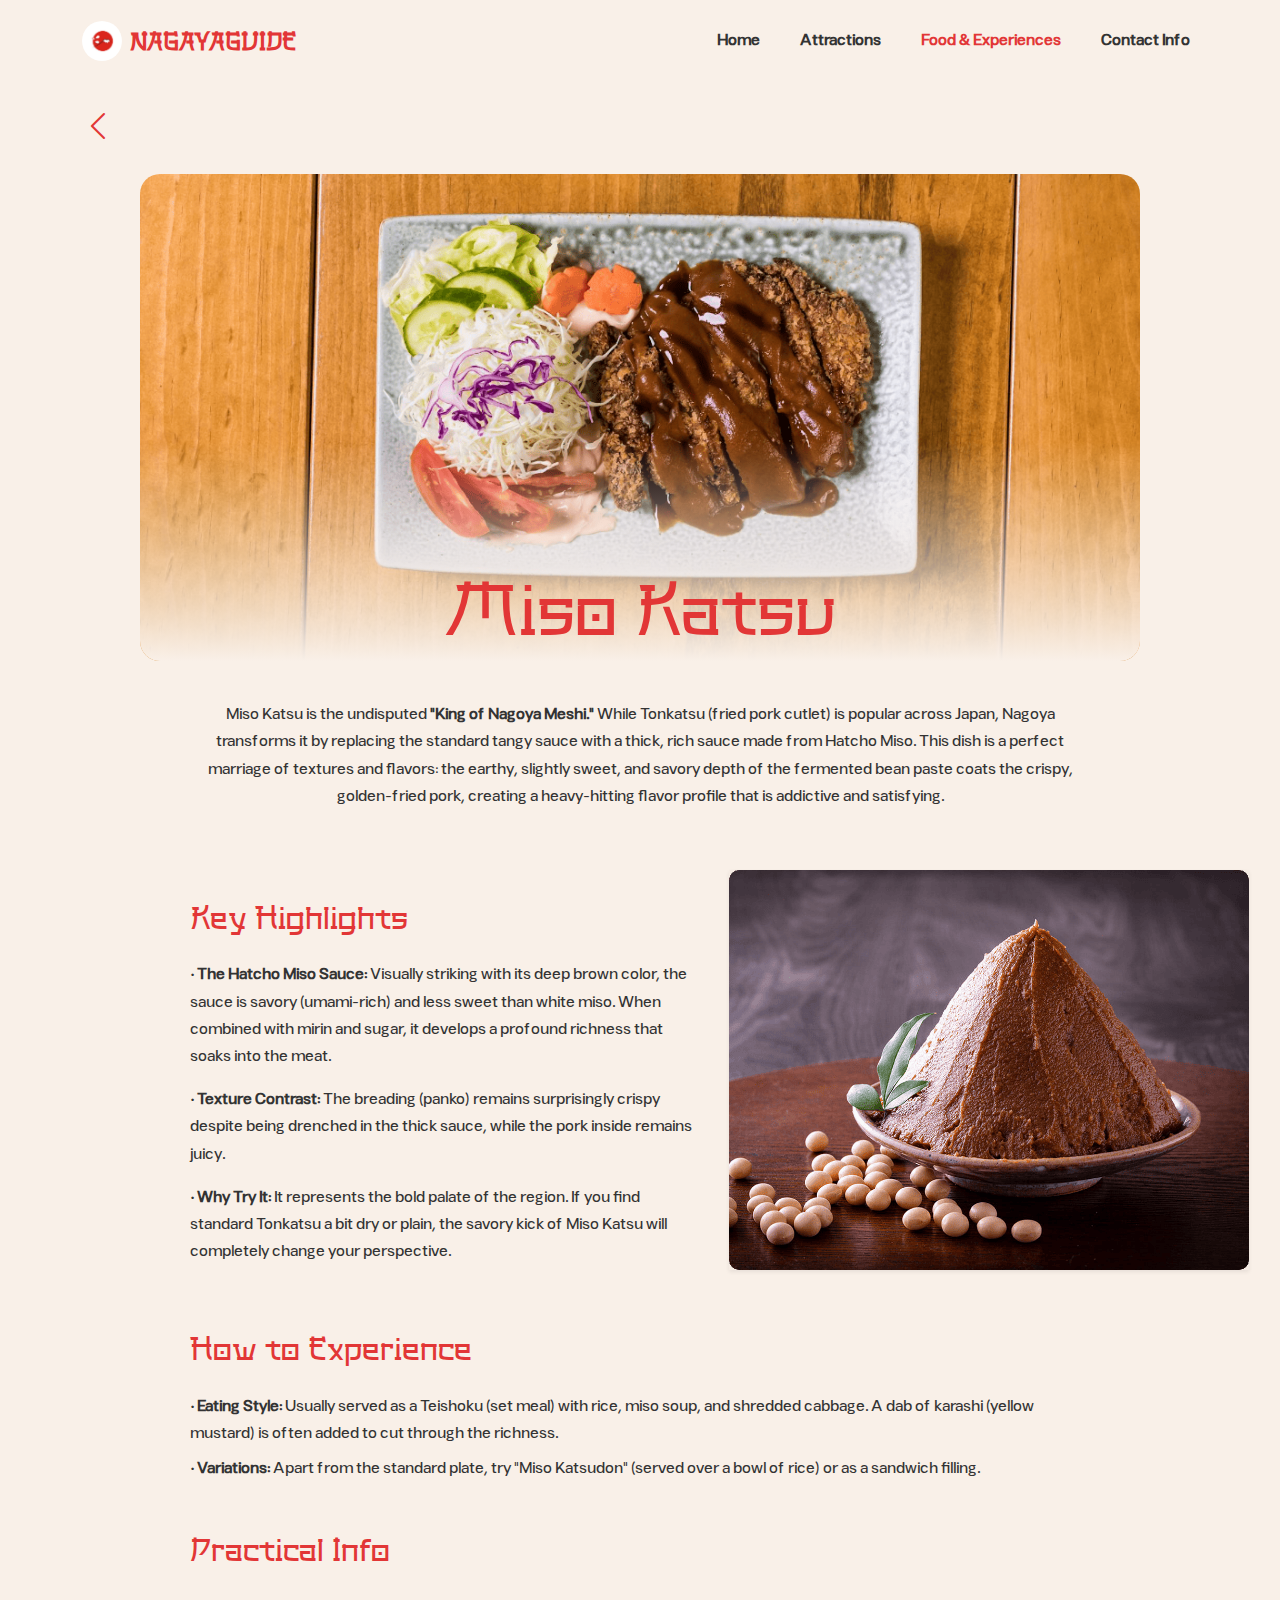
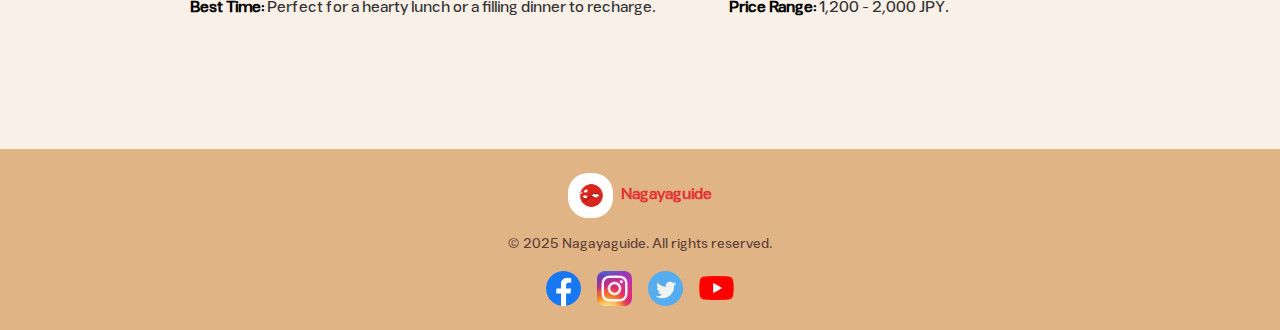
<file: miso_katsu_detail.html>
<!DOCTYPE html>
<html lang="vi">
  <head>
    <meta charset="UTF-8" />
    <meta name="viewport" content="width=device-width, initial-scale=1.0" />
    <title>Miso Katsu - Nagayaguide</title>
    <link href="https://cdn.jsdelivr.net/npm/bootstrap@5.3.0/dist/css/bootstrap.min.css" rel="stylesheet"/>
    <link href="https://cdn.jsdelivr.net/npm/bootstrap-icons/font/bootstrap-icons.css" rel="stylesheet"/>
    <link rel="stylesheet" href="./css/style.css" />
    <link rel="stylesheet" href="./css/food_detail.css" />
  </head>
  <body>
    <nav class="navbar navbar-expand-lg py-3 position-relative">
      <div class="container">
        <a class="navbar-brand d-flex align-items-center" href="index.html">
          <img src="./assets/Nagano_Logo.png" alt="Logo" class="rounded-circle me-2" style="width: 40px"/>
          <span class="heading-font fs-4">Nagayaguide</span>
        </a>
        <div class="collapse navbar-collapse" id="navbarNav">
          <ul class="navbar-nav ms-auto gap-lg-4">
            <li class="nav-item"><a class="nav-link nav-custom-link" href="index.html">Home</a></li>
            <li class="nav-item"><a class="nav-link nav-custom-link" href="attractions.html">Attractions</a></li>
            <li class="nav-item"><a class="nav-link nav-custom-link active-link" href="food_experiences.html">Food & Experiences</a></li>
            <li class="nav-item"><a class="nav-link nav-custom-link" href="contact.html">Contact Info</a></li>
          </ul>
        </div>
      </div>
    </nav>

    <main class="container py-4">
      <a href="food_experiences.html" class="back-button">
        <i class="bi bi-chevron-left"></i>
      </a>

      <div class="detail-hero-container">
        <img src="./assets/Miso_Katsu_Banner.png" alt="Miso Katsu" class="detail-hero-image" />
        <h1 class="hero-title-overlay">Miso Katsu</h1>
      </div>

      <div class="content-section">
        <p class="text-center">
          Miso Katsu is the undisputed <b>"King of Nagoya Meshi."</b> While Tonkatsu (fried pork cutlet) is popular across Japan, Nagoya transforms it by replacing the standard tangy sauce with a thick, rich sauce made from Hatcho Miso. This dish is a perfect marriage of textures and flavors: the earthy, slightly sweet, and savory depth of the fermented bean paste coats the crispy, golden-fried pork, creating a heavy-hitting flavor profile that is addictive and satisfying.
        </p>

        <div class="row mt-5 align-items-center">
          <div class="col-lg-7 col-md-12 col-sm-12">
            <h2 class="highlight-title">Key Highlights</h2>
            <ul class="list-unstyled">
              <li class="mb-3">
                • <b>The Hatcho Miso Sauce:</b> Visually striking with its deep brown color, the sauce is savory (umami-rich) and less sweet than white miso. When combined with mirin and sugar, it develops a profound richness that soaks into the meat.
              </li>
              <li class="mb-3">
                • <b>Texture Contrast:</b> The breading (panko) remains surprisingly crispy despite being drenched in the thick sauce, while the pork inside remains juicy.
              </li>
              <li class="mb-3">
                • <b>Why Try It:</b> It represents the bold palate of the region. If you find standard Tonkatsu a bit dry or plain, the savory kick of Miso Katsu will completely change your perspective.
              </li>
            </ul>
          </div>
          <div class="col-lg-5 col-md-12 col-sm-12">
            <img src="./assets/Miso_Katsu_Footer.png" alt="Miso Paste" class="miso-image shadow-sm" />
          </div>
        </div>

        <div class="mt-5">
          <h2 class="highlight-title">How to Experience</h2>
          <ul class="list-unstyled">
            <li class="mb-2">
              • <b>Eating Style:</b> Usually served as a Teishoku (set meal) with rice, miso soup, and shredded cabbage. A dab of karashi (yellow mustard) is often added to cut through the richness.
            </li>
            <li class="mb-2">
              • <b>Variations:</b> Apart from the standard plate, try "Miso Katsudon" (served over a bowl of rice) or as a sandwich filling.
            </li>
          </ul>
        </div>

        <div class="mt-5">
          <h2 class="highlight-title">Practical Info</h2>
          <div class="row info-box">
            <div class="col-md-7">
              <p><b>Best Time:</b> Perfect for a hearty lunch or a filling dinner to recharge.</p>
            </div>
            <div class="col-md-5">
              <p><b>Price Range:</b> 1,200 - 2,000 JPY.</p>
            </div>
          </div>
        </div>
      </div>
    </main>

    <footer class="footer py-4 mt-5">
      <div class="container text-center">
        <div class="d-flex align-items-center justify-content-center mb-3">
          <img src="./assets/Nagano_Logo.png" alt="Logo" class="footer-logo me-2"/>
          <span class="fw-bold footer-text">Nagayaguide</span>
        </div>
        <p class="small mb-2">© 2025 Nagayaguide. All rights reserved.</p>
        <div class="social-icons">
          <a href="#" aria-label="Facebook">
            <img src="./assets/fb.webp" alt="Facebook" />
          </a>
          <a href="#" aria-label="Instagram">
            <img src="./assets/ig.png" alt="Instagram" />
          </a>
          <a href="#" aria-label="Twitter">
            <img src="./assets/twitter.png" alt="Twitter" />
          </a>
          <a href="#" aria-label="YouTube">
            <img src="./assets/ytb.png" alt="YouTube" />
          </a>
        </div>
      </div>
    </footer>
  </body>
</html>
</file>
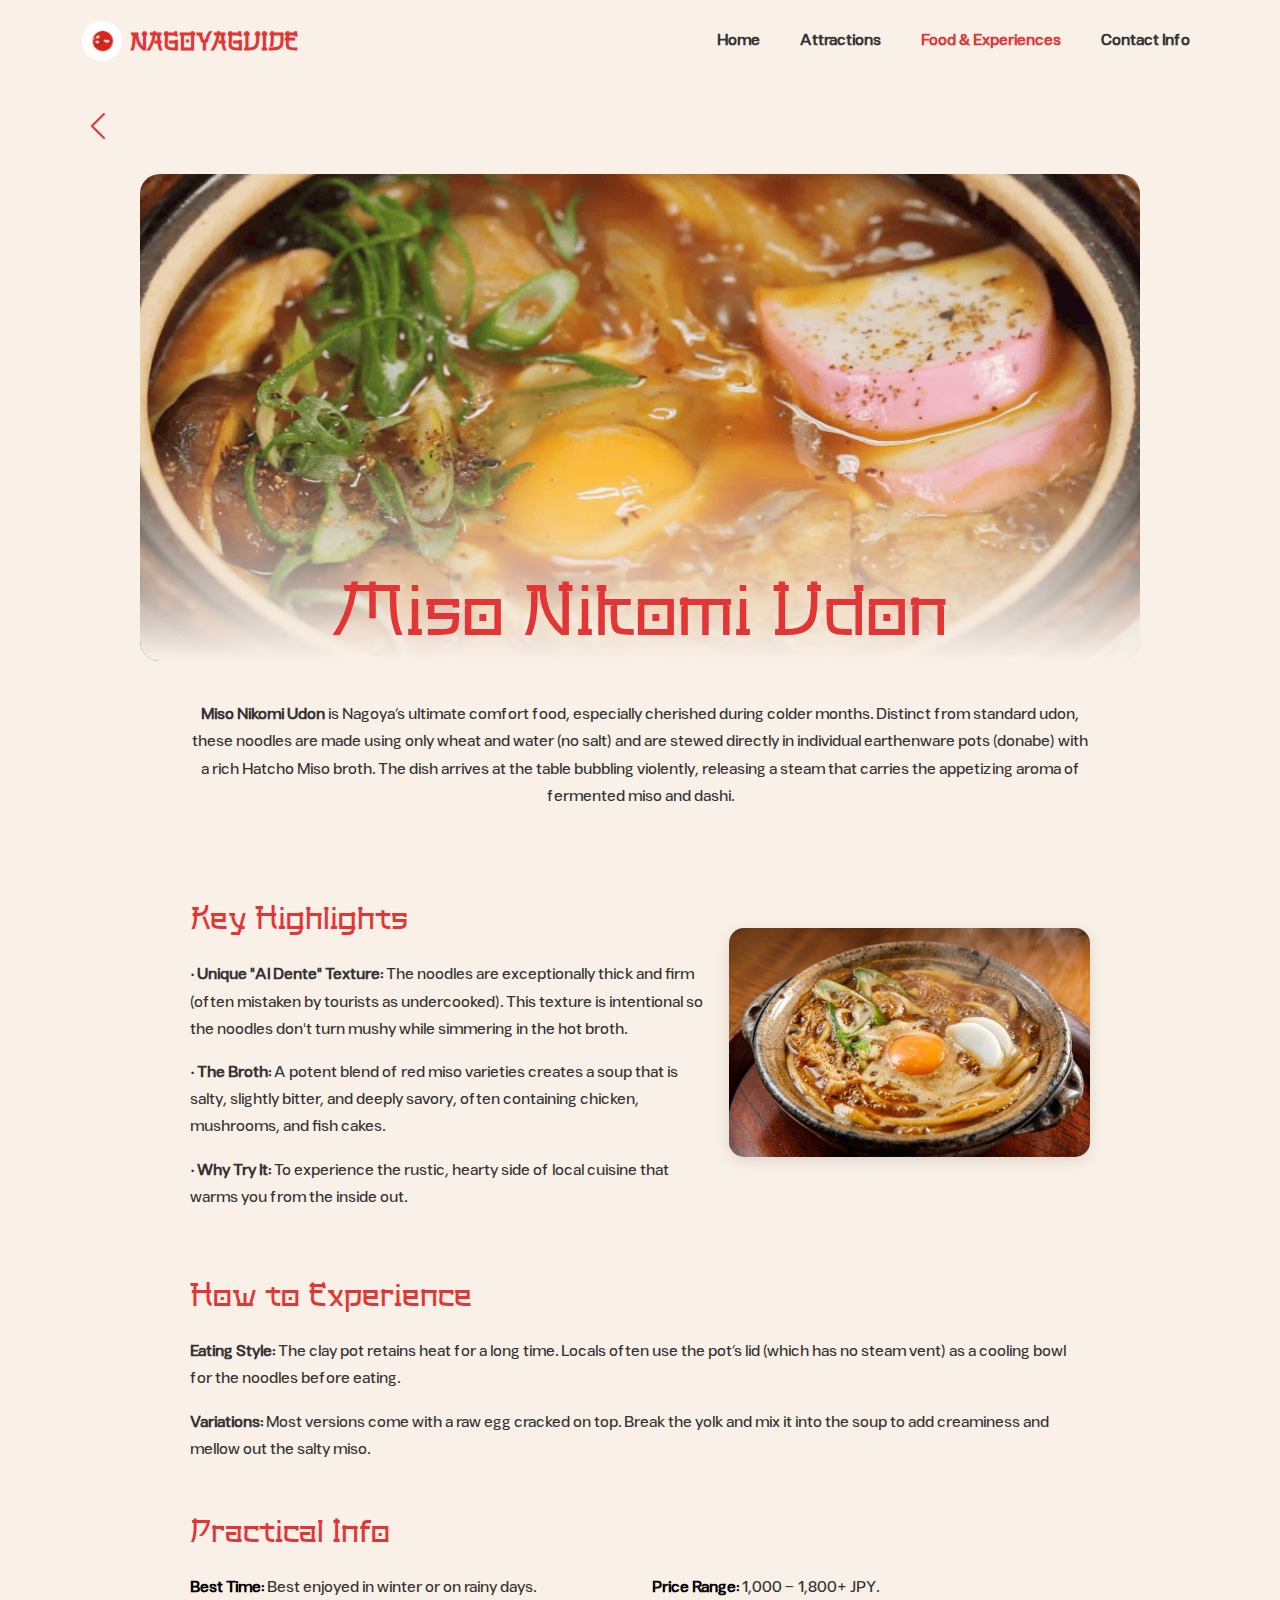
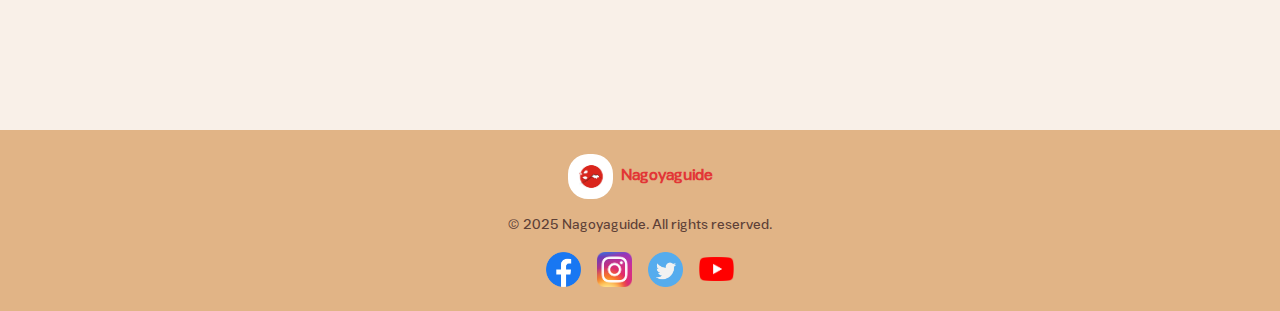
<file: miso_nikomi_detail.html>
<!DOCTYPE html>
<html lang="vi">
  <head>
    <meta charset="UTF-8" />
    <meta name="viewport" content="width=device-width, initial-scale=1.0" />
    <title>Miso Nikomi Udon - Nagoyaguide</title>
    <link href="https://cdn.jsdelivr.net/npm/bootstrap@5.3.0/dist/css/bootstrap.min.css" rel="stylesheet"/>
    <link href="https://cdn.jsdelivr.net/npm/bootstrap-icons/font/bootstrap-icons.css" rel="stylesheet"/>
    <link rel="stylesheet" href="./css/style.css" />
    <link rel="stylesheet" href="./css/food_detail.css" />
  </head>
  <body>
    <nav class="navbar navbar-expand-lg py-3 position-relative">
      <div class="container">
        <a class="navbar-brand d-flex align-items-center" href="index.html">
          <img src="./assets/Nagano_Logo.png" alt="Logo" class="rounded-circle me-2" style="width: 40px"/>
          <span class="heading-font fs-4">Nagoyaguide</span>
        </a>
        <div class="collapse navbar-collapse" id="navbarNav">
          <ul class="navbar-nav ms-auto gap-lg-4">
            <li class="nav-item"><a class="nav-link nav-custom-link" href="index.html">Home</a></li>
            <li class="nav-item"><a class="nav-link nav-custom-link" href="attractions.html">Attractions</a></li>
            <li class="nav-item"><a class="nav-link nav-custom-link active-link" href="food_experiences.html">Food & Experiences</a></li>
            <li class="nav-item"><a class="nav-link nav-custom-link" href="contact.html">Contact Info</a></li>
          </ul>
        </div>
      </div>
    </nav>

    <main class="container py-4">
      <a href="food_experiences.html" class="back-button">
        <i class="bi bi-chevron-left"></i>
      </a>

      <div class="detail-hero-container">
        <img src="./assets/Miso_Nikomi_Banner.png" alt="Miso Nikomi Udon" class="detail-hero-image" />
        <h1 class="hero-title-overlay">Miso Nikomi Udon</h1>
      </div>

      <div class="content-section">
        <p class="text-center">
          <b>Miso Nikomi Udon</b> is Nagoya’s ultimate comfort food, especially cherished during colder months. Distinct from standard udon, these noodles are made using only wheat and water (no salt) and are stewed directly in individual earthenware pots (donabe) with a rich Hatcho Miso broth. The dish arrives at the table bubbling violently, releasing a steam that carries the appetizing aroma of fermented miso and dashi.
        </p>

        <div class="row align-items-center mt-5">
          <div class="col-lg-7 col-md-12 col-sm-12">
            <h2 class="highlight-title">Key Highlights</h2>
            <ul class="list-unstyled">
              <li class="mb-3">
                • <b>Unique "Al Dente" Texture:</b> The noodles are exceptionally thick and firm (often mistaken by tourists as undercooked). This texture is intentional so the noodles don't turn mushy while simmering in the hot broth.
              </li>
              <li class="mb-3">
                • <b>The Broth:</b> A potent blend of red miso varieties creates a soup that is salty, slightly bitter, and deeply savory, often containing chicken, mushrooms, and fish cakes.
              </li>
              <li class="mb-3">
                • <b>Why Try It:</b> To experience the rustic, hearty side of local cuisine that warms you from the inside out.
              </li>
            </ul>
          </div>
          <div class="col-lg-5 col-md-12 col-sm-12">
            <img src="./assets/Miso_Nikomi_Footer.png" alt="Miso Nikomi Pot" class="side-image" />
          </div>
        </div>

        <div class="mt-5">
          <h2 class="highlight-title">How to Experience</h2>
          <p class="mb-3">
            <b>Eating Style:</b> The clay pot retains heat for a long time. Locals often use the pot’s lid (which has no steam vent) as a cooling bowl for the noodles before eating.
          </p>
          <p>
            <b>Variations:</b> Most versions come with a raw egg cracked on top. Break the yolk and mix it into the soup to add creaminess and mellow out the salty miso.
          </p>
        </div>

        <div class="mt-5">
          <h2 class="highlight-title">Practical Info</h2>
          <div class="row info-box">
            <div class="col-md-6">
              <p><b>Best Time:</b> Best enjoyed in winter or on rainy days.</p>
            </div>
            <div class="col-md-6">
              <p><b>Price Range:</b> 1,000 – 1,800+ JPY.</p>
            </div>
          </div>
        </div>
      </div>
    </main>

    <footer class="footer py-4 mt-5">
      <div class="container text-center">
        <div class="d-flex align-items-center justify-content-center mb-3">
          <img src="./assets/Nagano_Logo.png" alt="Logo" class="footer-logo me-2"/>
          <span class="fw-bold footer-text">Nagoyaguide</span>
        </div>
        <p class="small mb-2">© 2025 Nagoyaguide. All rights reserved.</p>
        <div class="social-icons">
          <a href="#" aria-label="Facebook">
            <img src="./assets/fb.webp" alt="Facebook" />
          </a>
          <a href="#" aria-label="Instagram">
            <img src="./assets/ig.png" alt="Instagram" />
          </a>
          <a href="#" aria-label="Twitter">
            <img src="./assets/twitter.png" alt="Twitter" />
          </a>
          <a href="#" aria-label="YouTube">
            <img src="./assets/ytb.png" alt="YouTube" />
          </a>
        </div>
      </div>
    </footer>
  </body>
</html>
</file>
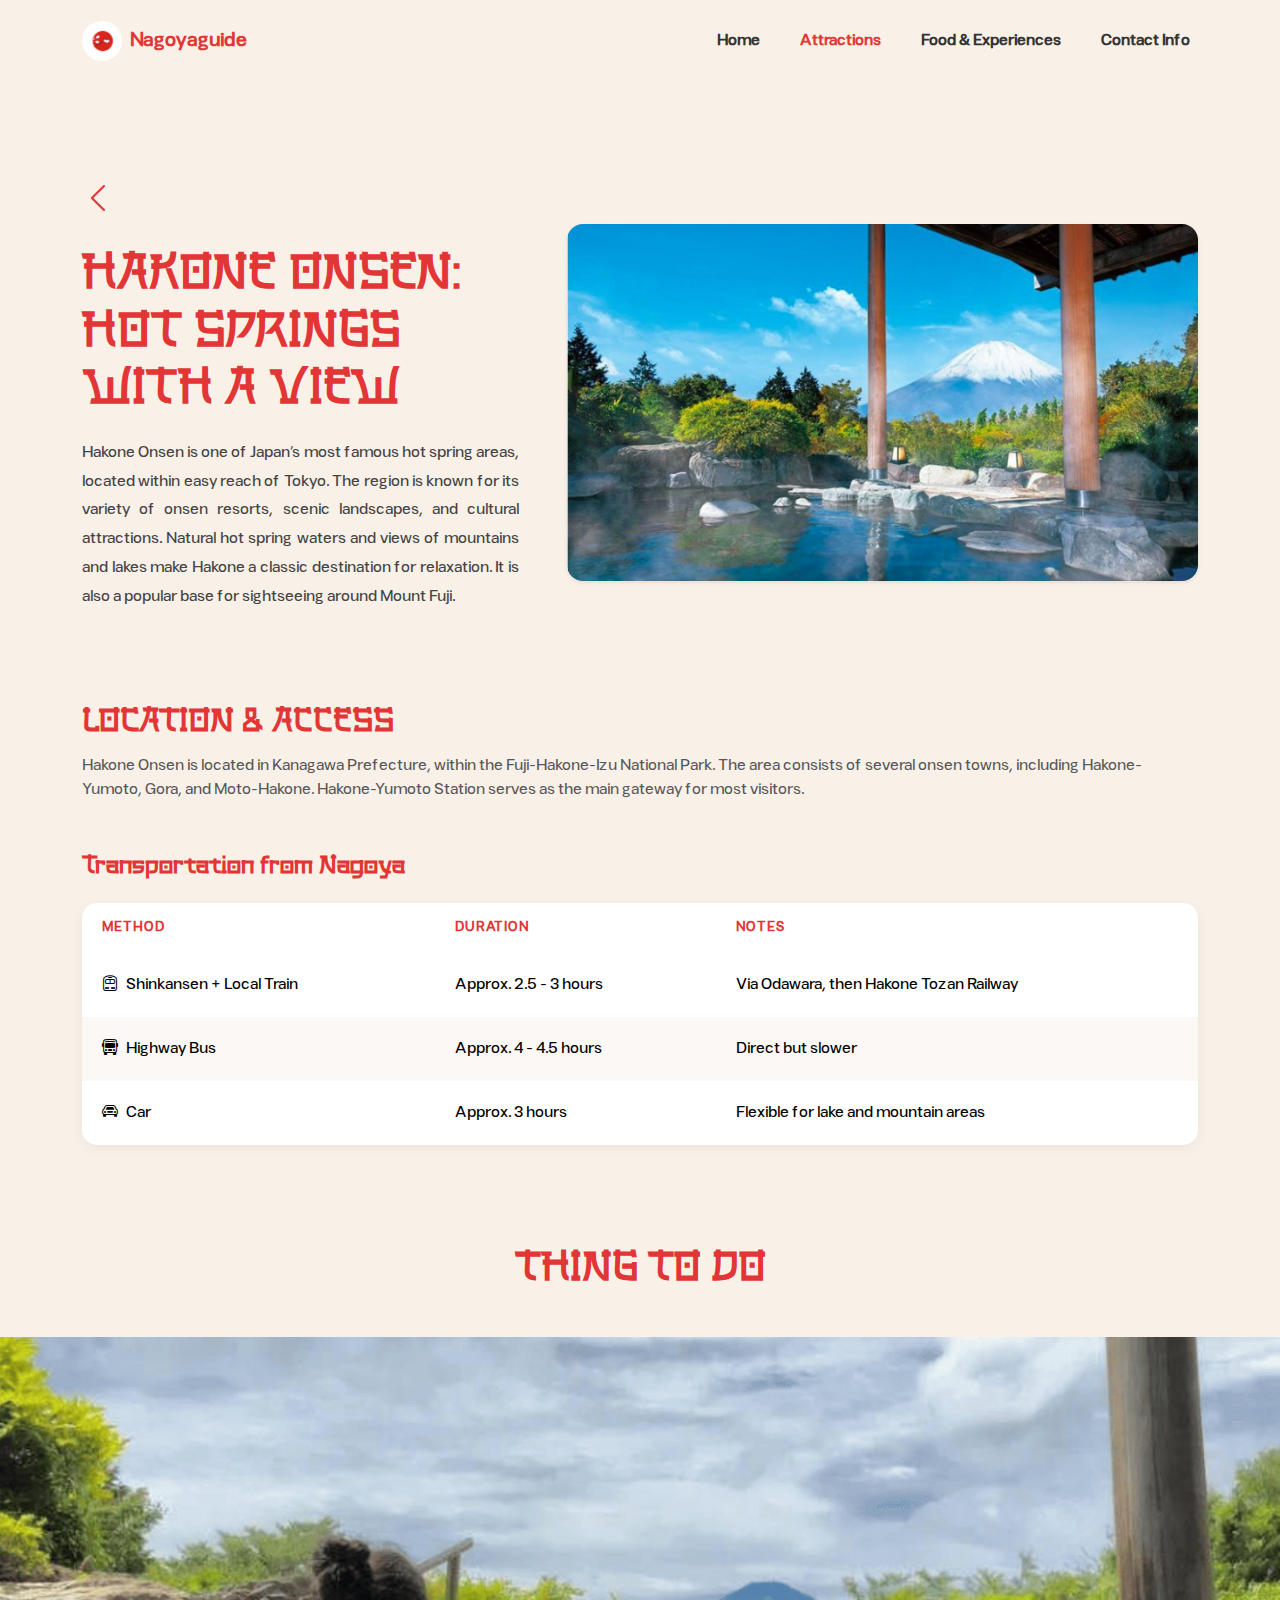
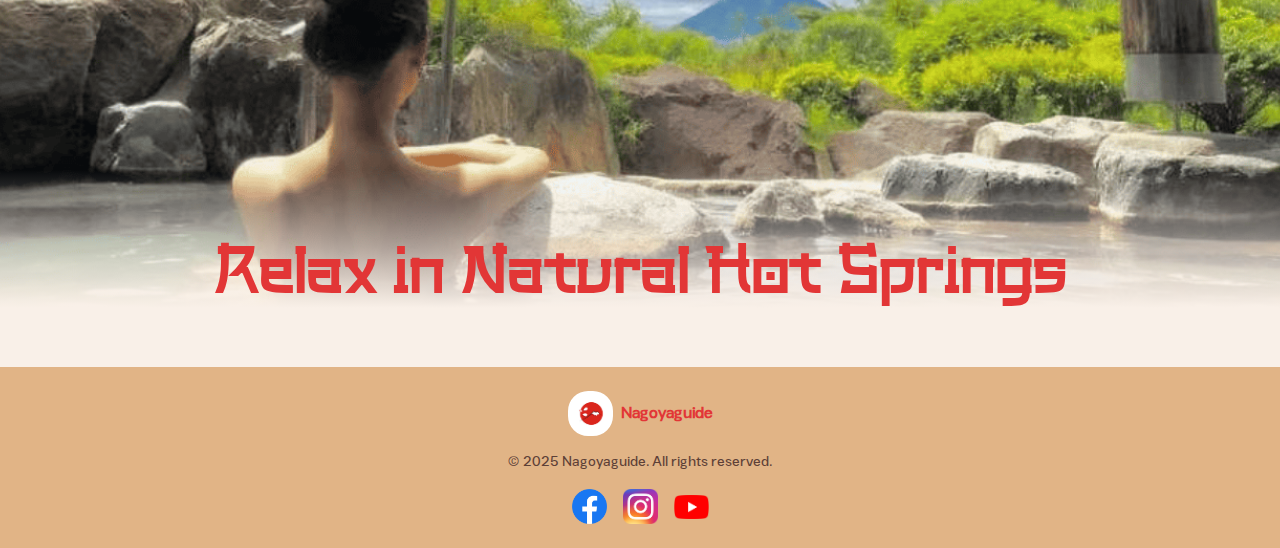
<file: onsen_detail.html>
<!DOCTYPE html>
<html lang="vi">
<head>
    <meta charset="UTF-8">
    <meta name="viewport" content="width=device-width, initial-scale=1.0">
    <title>Hakone Onsen - Nagoyaguide</title>
    <link href="https://cdn.jsdelivr.net/npm/bootstrap@5.3.0/dist/css/bootstrap.min.css" rel="stylesheet">
    <link href="https://cdn.jsdelivr.net/npm/bootstrap-icons/font/bootstrap-icons.css" rel="stylesheet">
    <link rel="icon" href="../assets/Nagano_Logo.png">
    <link rel="stylesheet" href="./css/style.css">
    <link rel="stylesheet" href="./css/detail.css">
</head>
<body>
    <nav class="navbar navbar-expand-lg py-3">
        <div class="container">
            <a class="navbar-brand d-flex align-items-center" href="index.html">
                <img src="./assets/Nagano_Logo.png" alt="Logo" class="rounded-circle me-2" style="width: 40px" />
                <span class="fw-bold footer-text">Nagoyaguide</span>
            </a>
            <button class="navbar-toggler" type="button" data-bs-toggle="collapse" data-bs-target="#navbarNav">
                <span class="navbar-toggler-icon"></span>
            </button>
            <div class="collapse navbar-collapse" id="navbarNav">
                <ul class="navbar-nav ms-auto gap-lg-4">
                    <li class="nav-item"><a class="nav-link nav-custom-link" href="index.html">Home</a></li>
                    <li class="nav-item"><a class="nav-link nav-custom-link active-link" href="attractions.html">Attractions</a></li>
                    <li class="nav-item"><a class="nav-link nav-custom-link" href="food_experiences.html">Food & Experiences</a></li>
                    <li class="nav-item"><a class="nav-link nav-custom-link" href="contact.html">Contact Info</a></li>
                </ul>
            </div>
        </div>
    </nav>

    <main class="container py-5 mt-5">
        <div class="row align-items-center g-5">
            <div class="col-lg-5">
                <a href="attractions.html" class="back-arrow"><i class="bi bi-chevron-left"></i></a>
                <h1 class="heading-font text-main-red display-5 mt-3 mb-4">Hakone Onsen: Hot Springs with a View</h1>
                <p class="lead-text">
                    Hakone Onsen is one of Japan’s most famous hot spring areas, located within easy reach of Tokyo. The region is known for its variety of onsen resorts, scenic landscapes, and cultural attractions. Natural hot spring waters and views of mountains and lakes make Hakone a classic destination for relaxation. It is also a popular base for sightseeing around Mount Fuji.
                </p>
            </div>
            <div class="col-lg-7">
                <img src="./assets/Onsen_Banner.png" alt="Hakone Onsen" class="img-fluid rounded-4 shadow-sm">
            </div>
        </div>

        <section class="mt-5 pt-4">
            <h2 class="heading-font text-main-red mb-3">Location & Access</h2>
            <p class="text-muted">
                Hakone Onsen is located in Kanagawa Prefecture, within the Fuji-Hakone-Izu National Park. The area consists of several onsen towns, including Hakone-Yumoto, Gora, and Moto-Hakone. Hakone-Yumoto Station serves as the main gateway for most visitors.
            </p>

            <div class="mt-5">
                <h4 class="text-main-red fw-bold mb-4">Transportation from Nagoya</h4>
                <div class="table-responsive">
                    <table class="table transport-table">
                        <thead>
                            <tr>
                                <th>METHOD</th>
                                <th>DURATION</th>
                                <th>NOTES</th>
                            </tr>
                        </thead>
                        <tbody>
                            <tr>
                                <td><i class="bi bi-train-front me-2"></i>Shinkansen + Local Train</td>
                                <td>Approx. 2.5 - 3 hours</td>
                                <td>Via Odawara, then Hakone Tozan Railway</td>
                            </tr>
                            <tr class="bg-light-row">
                                <td><i class="bi bi-bus-front me-2"></i>Highway Bus</td>
                                <td>Approx. 4 - 4.5 hours</td>
                                <td>Direct but slower</td>
                            </tr>
                            <tr>
                                <td><i class="bi bi-car-front me-2"></i>Car</td>
                                <td>Approx. 3 hours</td>
                                <td>Flexible for lake and mountain areas</td>
                            </tr>
                        </tbody>
                    </table>
                </div>
            </div>
        </section>
    </main>

    <section class="mt-5">
        <h2 class="heading-font text-center text-main-red mb-5 fs-1">Thing to do</h2>
        <div class="activity-banner hakone-banner">
            <div class="activity-overlay">
                <h2 class="activity-title text-main-red">Relax in Natural Hot Springs</h2>
            </div>
        </div>
    </section>

    <footer class="footer py-4 mt-5">
      <div class="container text-center">
        <div class="d-flex align-items-center justify-content-center mb-3">
          <img src="./assets/Nagano_Logo.png" alt="Logo" class="footer-logo me-2"/>
          <span class="fw-bold footer-text">Nagoyaguide</span>
        </div>
        <p class="small mb-2">© 2025 Nagoyaguide. All rights reserved.</p>
        <div class="social-icons">
          <a href="https://www.facebook.com/RealJapan.nagoya" aria-label="Facebook">
            <img src="./assets/fb.webp" alt="Facebook" />
          </a>
          <a href="https://www.instagram.com/nagoya_info/" aria-label="Instagram">
            <img src="./assets/ig.png" alt="Instagram" />
          </a>
          <a href="https://www.youtube.com/@japantravel-nagoyachubu6020" aria-label="YouTube">
            <img src="./assets/ytb.png" alt="YouTube" />
          </a>
        </div>
      </div>
    </footer>

    <script src="https://cdn.jsdelivr.net/npm/bootstrap@5.3.0/dist/js/bootstrap.bundle.min.js"></script>
</body>
</html>
</file>
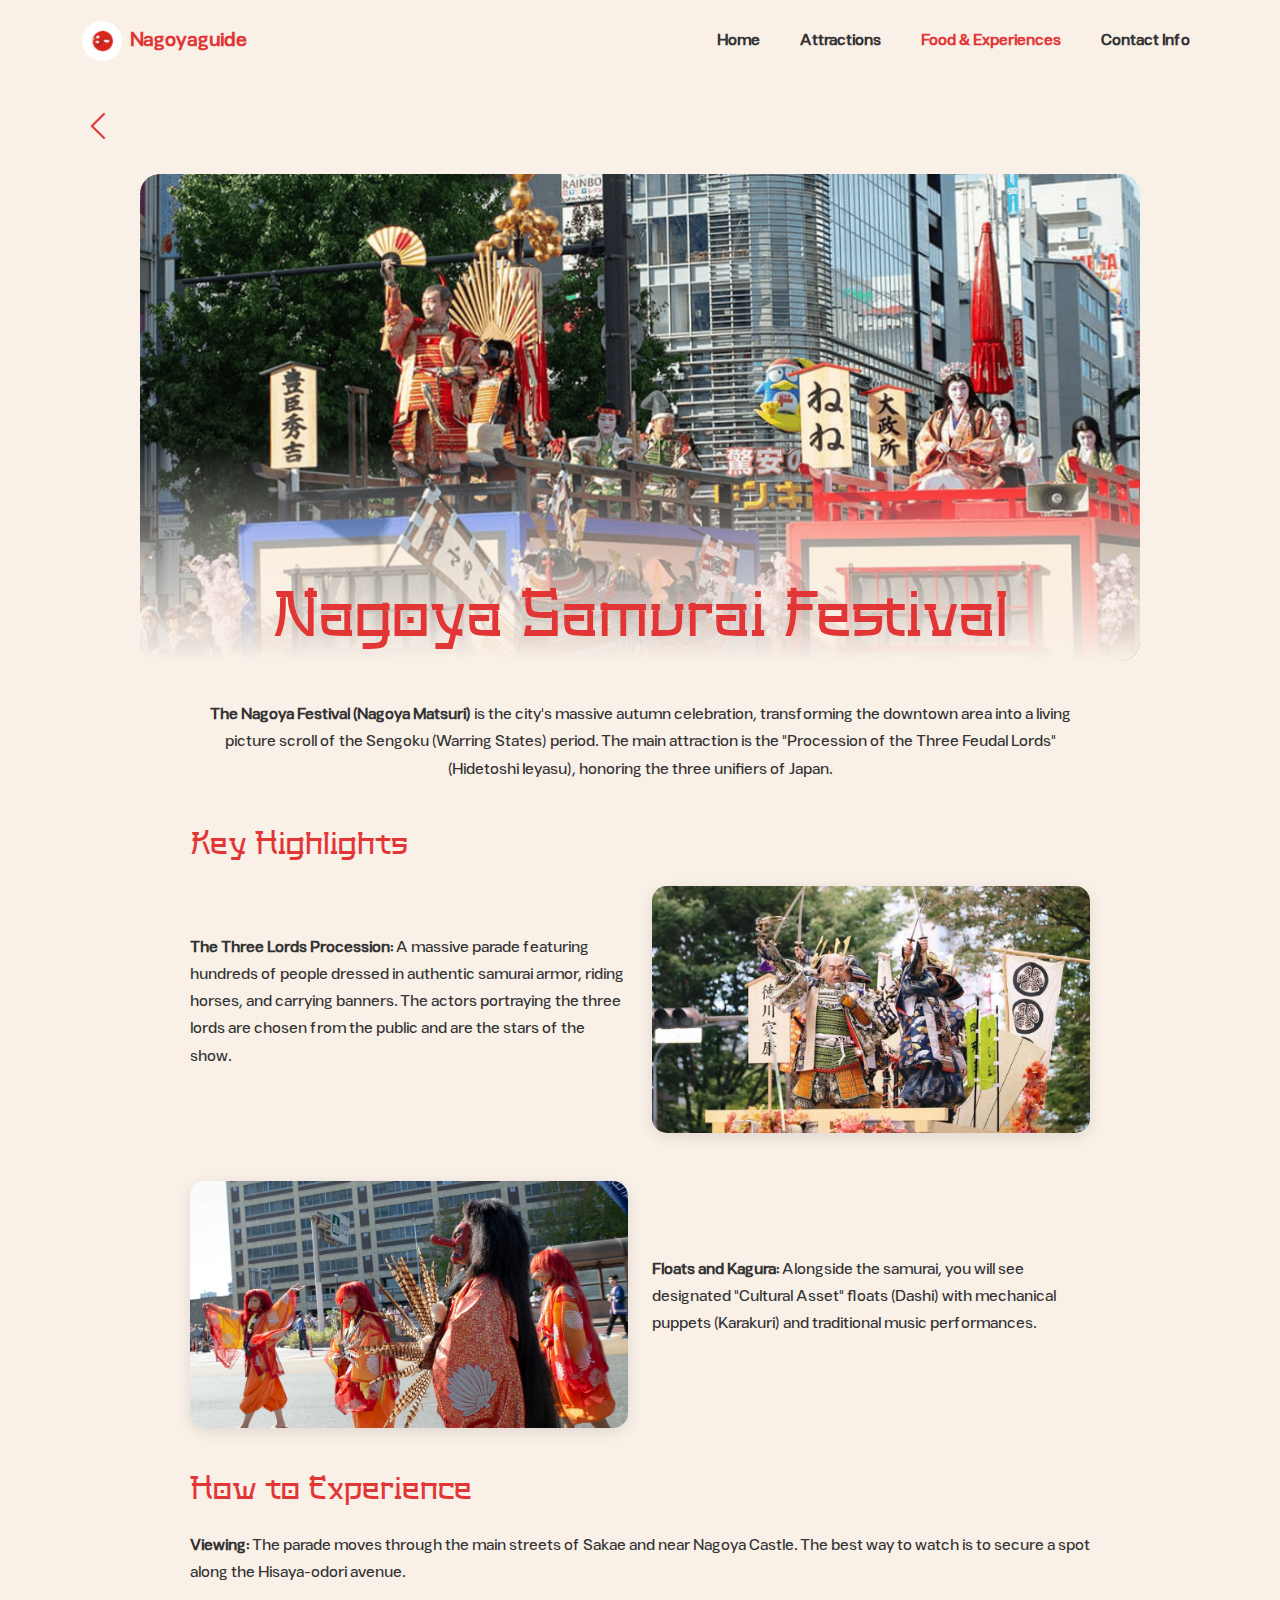
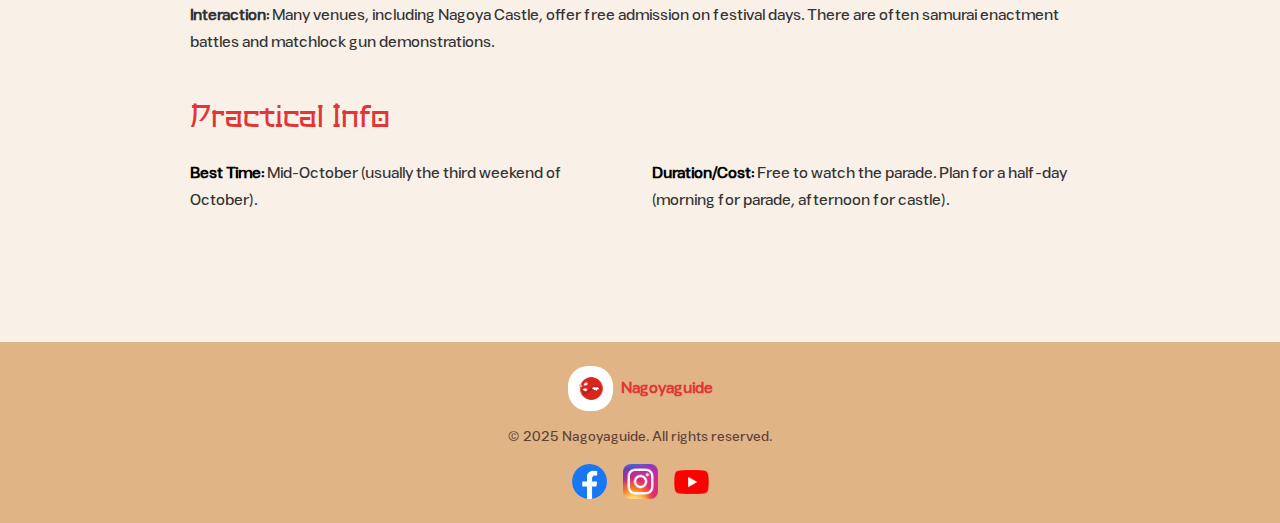
<file: samurai_detail.html>
<!DOCTYPE html>
<html lang="vi">
<head>
    <meta charset="UTF-8">
    <meta name="viewport" content="width=device-width, initial-scale=1.0" />
    <title>Nagoya Samurai Festival - Nagoyaguide</title>
    <link href="https://cdn.jsdelivr.net/npm/bootstrap@5.3.0/dist/css/bootstrap.min.css" rel="stylesheet"/>
    <link href="https://cdn.jsdelivr.net/npm/bootstrap-icons/font/bootstrap-icons.css" rel="stylesheet"/>
    <link rel="icon" href="../assets/Nagano_Logo.png">
    <link rel="stylesheet" href="./css/style.css" />
    <link rel="stylesheet" href="./css/festival_detail.css" />
</head>
<body>
    <nav class="navbar navbar-expand-lg py-3 position-relative">
      <div class="container">
        <a class="navbar-brand d-flex align-items-center" href="index.html">
          <img src="./assets/Nagano_Logo.png" alt="Logo" class="rounded-circle me-2" style="width: 40px"/>
          <span class="fw-bold footer-text">Nagoyaguide</span>
        </a>
        <div class="collapse navbar-collapse" id="navbarNav">
          <ul class="navbar-nav ms-auto gap-lg-4">
            <li class="nav-item"><a class="nav-link nav-custom-link" href="index.html">Home</a></li>
            <li class="nav-item"><a class="nav-link nav-custom-link" href="attractions.html">Attractions</a></li>
            <li class="nav-item"><a class="nav-link nav-custom-link active-link" href="food_experiences.html">Food & Experiences</a></li>
            <li class="nav-item"><a class="nav-link nav-custom-link" href="contact.html">Contact Info</a></li>
          </ul>
        </div>
      </div>
    </nav>

    <main class="container py-4">
        <a href="food_experiences.html" class="back-button"><i class="bi bi-chevron-left"></i></a>

        <div class="detail-hero-container">
            <img src="./assets/Nagoya_Samurai_Banner.png" alt="Samurai Festival" class="detail-hero-image" />
            <h1 class="hero-title-overlay">Nagoya Samurai Festival</h1>
        </div>

        <div class="content-section">
            <p class="text-center"><b>The Nagoya Festival (Nagoya Matsuri)</b> is the city's massive autumn celebration, transforming the downtown area into a living picture scroll of the Sengoku (Warring States) period. The main attraction is the "Procession of the Three Feudal Lords" (Hidetoshi Ieyasu), honoring the three unifiers of Japan.</p>

            <h2 class="highlight-title">Key Highlights</h2>
            
            <div class="row align-items-center mb-5">
                <div class="col-lg-6 col-md-12 col-sm-12">
                    <p><b>The Three Lords Procession:</b> A massive parade featuring hundreds of people dressed in authentic samurai armor, riding horses, and carrying banners. The actors portraying the three lords are chosen from the public and are the stars of the show.</p>
                </div>
                <div class="col-lg-6 col-md-12 col-sm-12">
                    <img src="./assets/Nagoya_Hero_1.png" alt="Three Lords Procession" class="section-img" />
                </div>
            </div>

            <div class="row align-items-center flex-row-reverse">
                <div class="col-lg-6 col-md-12 col-sm-12">
                    <p><b>Floats and Kagura:</b> Alongside the samurai, you will see designated "Cultural Asset" floats (Dashi) with mechanical puppets (Karakuri) and traditional music performances.</p>
                </div>
                <div class="col-lg-6 col-md-12 col-sm-12">
                    <img src="./assets/Nagoya_Hero_2.png" alt="Floats and Kagura" class="section-img" />
                </div>
            </div>

            <h2 class="highlight-title">How to Experience</h2>
            <p class="mb-3"><b>Viewing:</b> The parade moves through the main streets of Sakae and near Nagoya Castle. The best way to watch is to secure a spot along the Hisaya-odori avenue.</p>
            <p><b>Interaction:</b> Many venues, including Nagoya Castle, offer free admission on festival days. There are often samurai enactment battles and matchlock gun demonstrations.</p>

            <h2 class="highlight-title">Practical Info</h2>
            <div class="row info-box">
                <div class="col-md-6"><p><b>Best Time:</b> Mid-October (usually the third weekend of October).</p></div>
                <div class="col-md-6"><p><b>Duration/Cost:</b> Free to watch the parade. Plan for a half-day (morning for parade, afternoon for castle).</p></div>
            </div>
        </div>
    </main>

    <footer class="footer py-4 mt-5">
      <div class="container text-center">
        <div class="d-flex align-items-center justify-content-center mb-3">
          <img src="./assets/Nagano_Logo.png" alt="Logo" class="footer-logo me-2"/>
          <span class="fw-bold footer-text">Nagoyaguide</span>
        </div>
        <p class="small mb-2">© 2025 Nagoyaguide. All rights reserved.</p>
        <div class="social-icons">
          <a href="https://www.facebook.com/RealJapan.nagoya" aria-label="Facebook">
            <img src="./assets/fb.webp" alt="Facebook" />
          </a>
          <a href="https://www.instagram.com/nagoya_info/" aria-label="Instagram">
            <img src="./assets/ig.png" alt="Instagram" />
          </a>
          <a href="https://www.youtube.com/@japantravel-nagoyachubu6020" aria-label="YouTube">
            <img src="./assets/ytb.png" alt="YouTube" />
          </a>
        </div>
      </div>
    </footer>
</body>
</html>
</file>
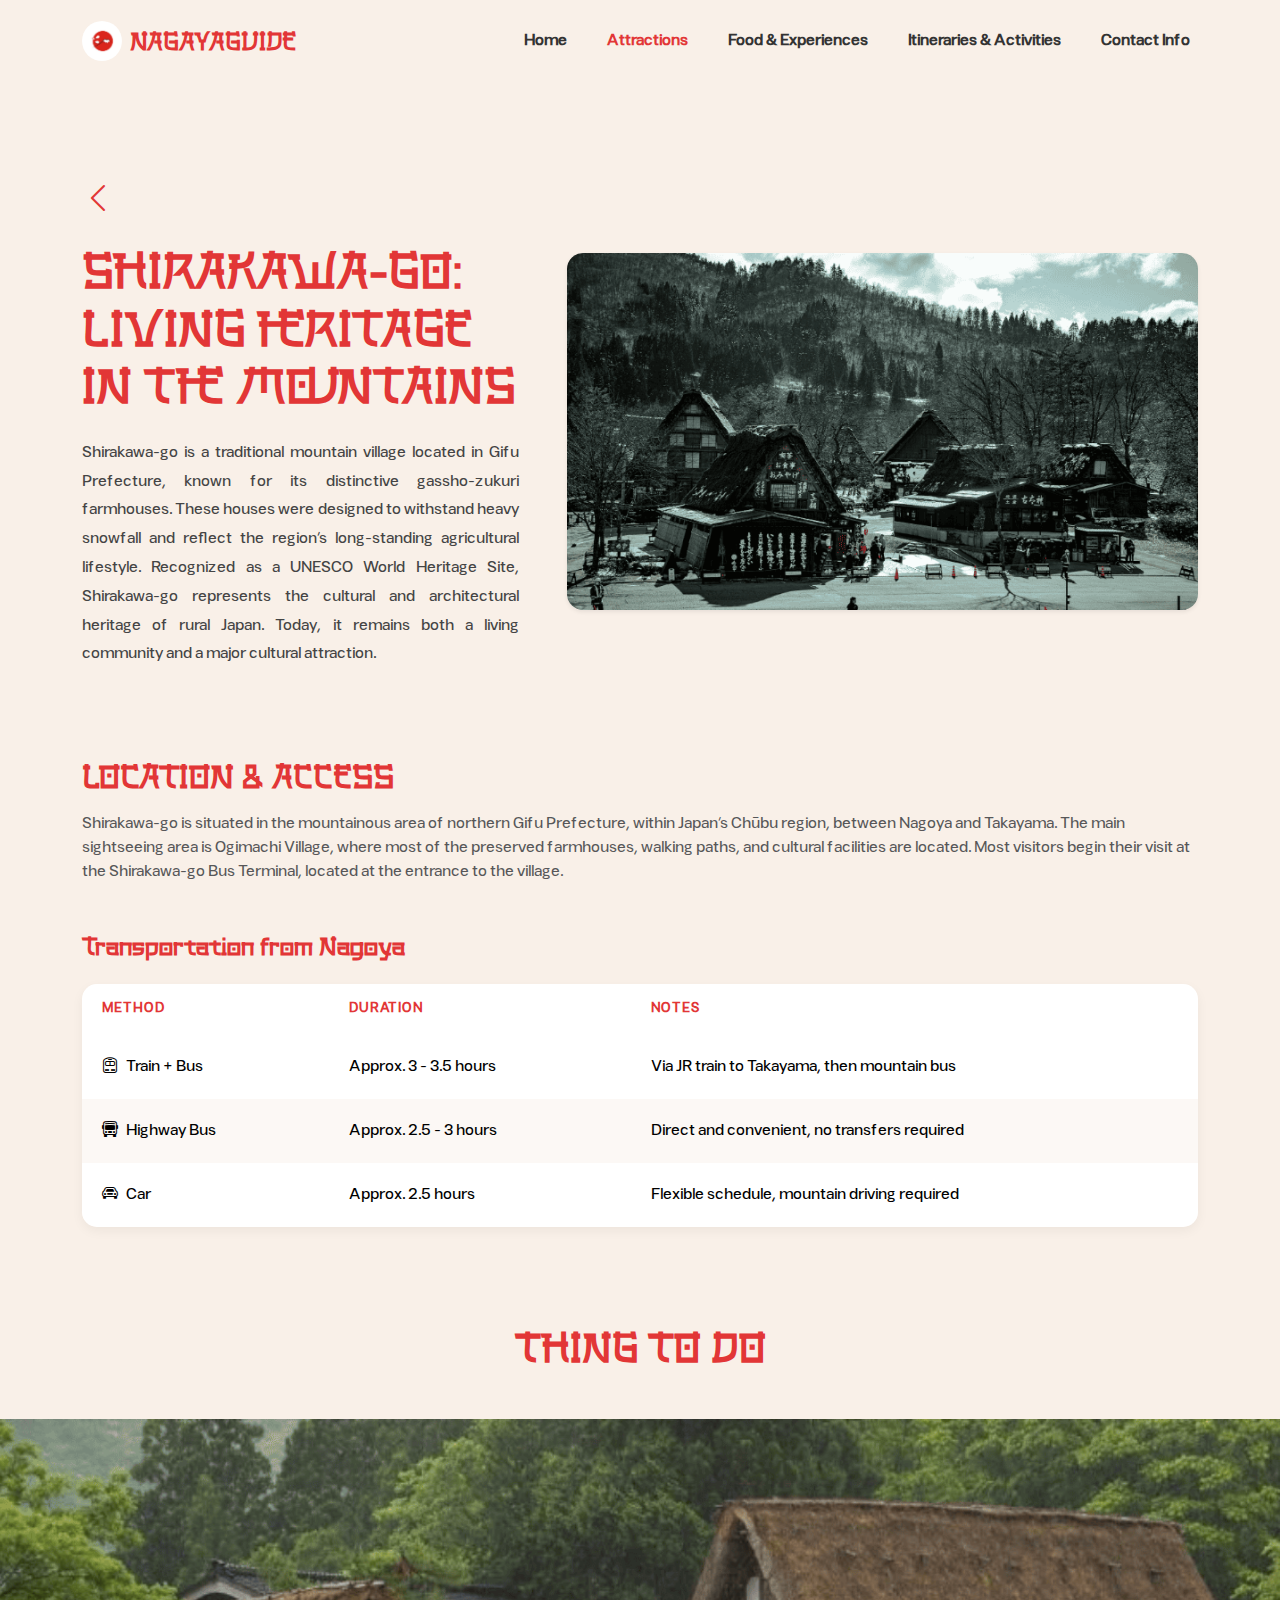
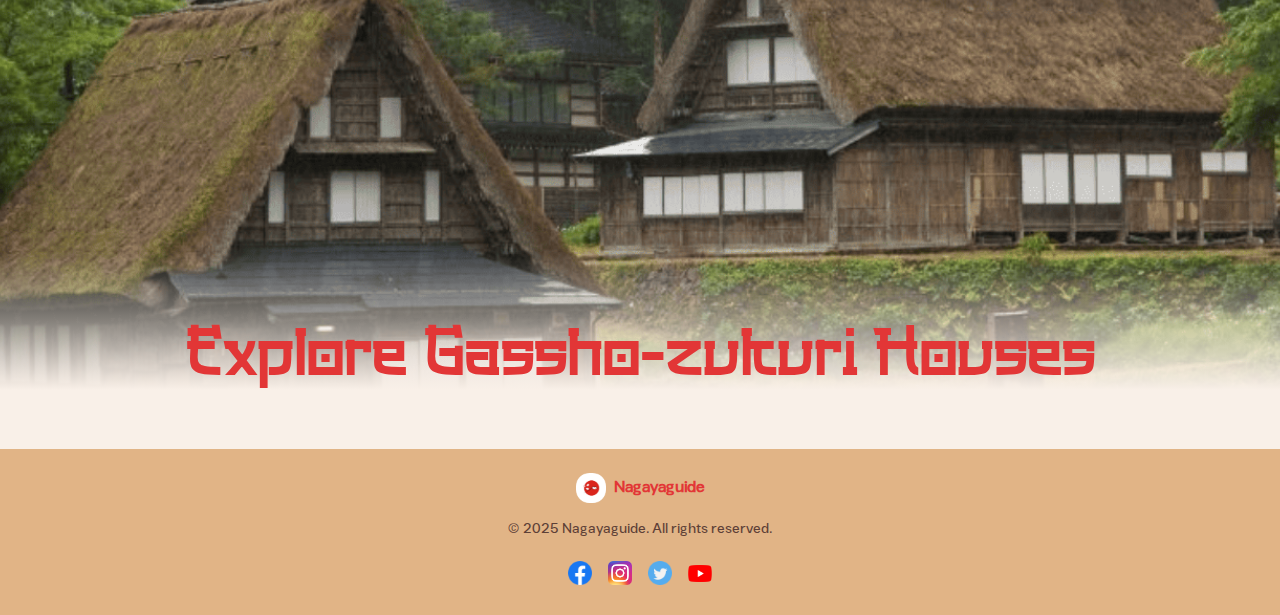
<file: shirakawa_detail.html>
<!DOCTYPE html>
<html lang="vi">
<head>
    <meta charset="UTF-8">
    <meta name="viewport" content="width=device-width, initial-scale=1.0">
    <title>Shirakawa-go - Nagayaguide</title>
    <link href="https://cdn.jsdelivr.net/npm/bootstrap@5.3.0/dist/css/bootstrap.min.css" rel="stylesheet">
    <link href="https://cdn.jsdelivr.net/npm/bootstrap-icons/font/bootstrap-icons.css" rel="stylesheet">
    <link rel="stylesheet" href="./css/style.css">
    <link rel="stylesheet" href="./css/detail.css">
</head>
<body>
    <nav class="navbar navbar-expand-lg py-3">
        <div class="container">
            <a class="navbar-brand d-flex align-items-center" href="index.html">
                <img src="./assets/Nagano_Logo.png" alt="Logo" class="rounded-circle me-2" style="width: 40px" />
                <span class="heading-font fs-4">Nagayaguide</span>
            </a>
            <button class="navbar-toggler" type="button" data-bs-toggle="collapse" data-bs-target="#navbarNav">
                <span class="navbar-toggler-icon"></span>
            </button>
            <div class="collapse navbar-collapse" id="navbarNav">
                <ul class="navbar-nav ms-auto gap-lg-4">
                    <li class="nav-item"><a class="nav-link nav-custom-link" href="index.html">Home</a></li>
                    <li class="nav-item"><a class="nav-link nav-custom-link active-link" href="attractions.html">Attractions</a></li>
                    <li class="nav-item"><a class="nav-link nav-custom-link" href="food_experiences.html">Food & Experiences</a></li>
                    <li class="nav-item"><a class="nav-link nav-custom-link" href="#">Itineraries & Activities</a></li>
                    <li class="nav-item"><a class="nav-link nav-custom-link" href="contact.html">Contact Info</a></li>
                </ul>
            </div>
        </div>
    </nav>

    <main class="container py-5 mt-5">
        <div class="row align-items-center g-5">
            <div class="col-lg-5">
                <a href="attractions.html" class="back-arrow"><i class="bi bi-chevron-left"></i></a>
                <h1 class="heading-font text-main-red display-5 mt-3 mb-4">Shirakawa-go: Living Heritage in the Mountains</h1>
                <p class="lead-text">
                    Shirakawa-go is a traditional mountain village located in Gifu Prefecture, known for its distinctive gassho-zukuri farmhouses. These houses were designed to withstand heavy snowfall and reflect the region’s long-standing agricultural lifestyle. Recognized as a UNESCO World Heritage Site, Shirakawa-go represents the cultural and architectural heritage of rural Japan. Today, it remains both a living community and a major cultural attraction.
                </p>
            </div>
            <div class="col-lg-7">
                <img src="./assets/Shirakawa_Banner.png" alt="Shirakawa-go Village" class="img-fluid rounded-4 shadow-sm">
            </div>
        </div>

        <section class="mt-5 pt-4">
            <h2 class="heading-font text-main-red mb-3">Location & Access</h2>
            <p class="text-muted">
                Shirakawa-go is situated in the mountainous area of northern Gifu Prefecture, within Japan’s Chūbu region, between Nagoya and Takayama. The main sightseeing area is Ogimachi Village, where most of the preserved farmhouses, walking paths, and cultural facilities are located. Most visitors begin their visit at the Shirakawa-go Bus Terminal, located at the entrance to the village.
            </p>

            <div class="mt-5">
                <h4 class="text-main-red fw-bold mb-4">Transportation from Nagoya</h4>
                <div class="table-responsive">
                    <table class="table transport-table">
                        <thead>
                            <tr>
                                <th>METHOD</th>
                                <th>DURATION</th>
                                <th>NOTES</th>
                            </tr>
                        </thead>
                        <tbody>
                            <tr>
                                <td><i class="bi bi-train-front me-2"></i>Train + Bus</td>
                                <td>Approx. 3 - 3.5 hours</td>
                                <td>Via JR train to Takayama, then mountain bus</td>
                            </tr>
                            <tr class="bg-light-row">
                                <td><i class="bi bi-bus-front me-2"></i>Highway Bus</td>
                                <td>Approx. 2.5 - 3 hours</td>
                                <td>Direct and convenient, no transfers required</td>
                            </tr>
                            <tr>
                                <td><i class="bi bi-car-front me-2"></i>Car</td>
                                <td>Approx. 2.5 hours</td>
                                <td>Flexible schedule, mountain driving required</td>
                            </tr>
                        </tbody>
                    </table>
                </div>
            </div>
        </section>
    </main>

    <section class="mt-5">
        <h2 class="heading-font text-center text-main-red mb-5 fs-1">Thing to do</h2>
        <div class="activity-banner shirakawa-banner">
            <div class="activity-overlay">
                <h2 class="activity-title text-main-red">Explore Gassho-zukuri Houses</h2>
            </div>
        </div>
    </section>

    <footer class="footer py-4 mt-5">
        <div class="container text-center">
            <div class="d-flex align-items-center justify-content-center mb-3">
                <img src="./assets/Nagano_Logo.png" alt="Logo" class="footer-logo me-2" style="width: 30px"/>
                <span class="fw-bold footer-text">Nagayaguide</span>
            </div>
            <p class="small mb-2">© 2025 Nagayaguide. All rights reserved.</p>
            <div class="social-icons">
                <a href="#"><img src="./assets/fb.webp" alt="Facebook" style="width: 24px"/></a>
                <a href="#"><img src="./assets/ig.png" alt="Instagram" style="width: 24px"/></a>
                <a href="#"><img src="./assets/twitter.png" alt="Twitter" style="width: 24px"/></a>
                <a href="#"><img src="./assets/ytb.png" alt="YouTube" style="width: 24px"/></a>
            </div>
        </div>
    </footer>

    <script src="https://cdn.jsdelivr.net/npm/bootstrap@5.3.0/dist/js/bootstrap.bundle.min.js"></script>
</body>
</html>
</file>
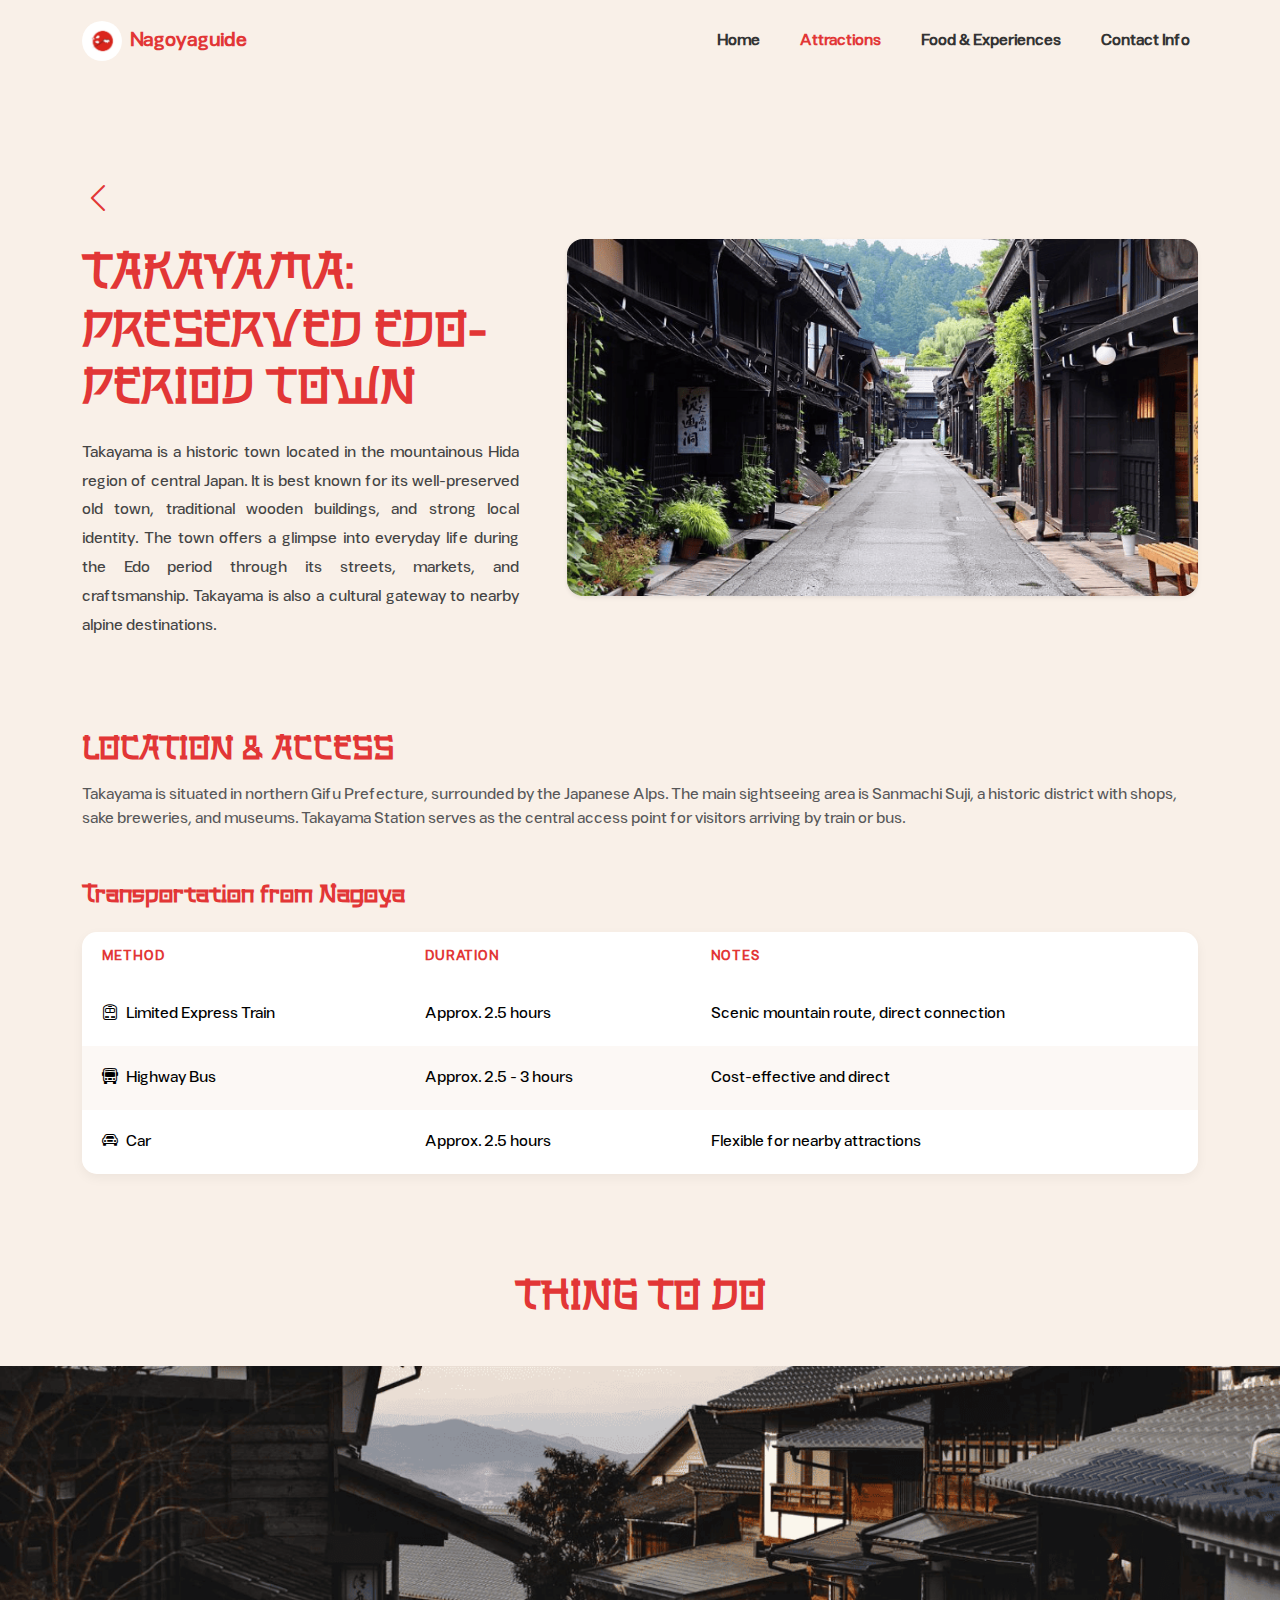
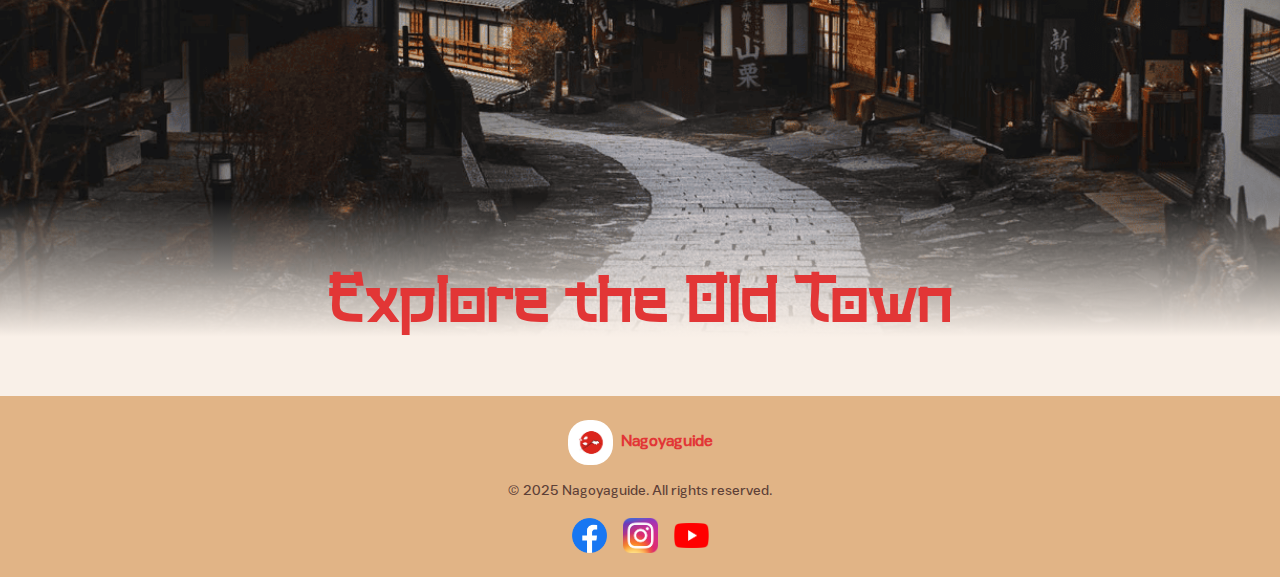
<file: takayama_detail.html>
<!DOCTYPE html>
<html lang="vi">
<head>
    <meta charset="UTF-8">
    <meta name="viewport" content="width=device-width, initial-scale=1.0">
    <title>Takayama - Nagoyaguide</title>
    <link href="https://cdn.jsdelivr.net/npm/bootstrap@5.3.0/dist/css/bootstrap.min.css" rel="stylesheet">
    <link href="https://cdn.jsdelivr.net/npm/bootstrap-icons/font/bootstrap-icons.css" rel="stylesheet">
    <link rel="icon" href="../assets/Nagano_Logo.png">
    <link rel="stylesheet" href="./css/style.css">
    <link rel="stylesheet" href="./css/detail.css">
</head>
<body>
    <nav class="navbar navbar-expand-lg py-3">
        <div class="container">
            <a class="navbar-brand d-flex align-items-center" href="index.html">
                <img src="./assets/Nagano_Logo.png" alt="Logo" class="rounded-circle me-2" style="width: 40px" />
                <span class="fw-bold footer-text">Nagoyaguide</span>
            </a>
            <button class="navbar-toggler" type="button" data-bs-toggle="collapse" data-bs-target="#navbarNav">
                <span class="navbar-toggler-icon"></span>
            </button>
            <div class="collapse navbar-collapse" id="navbarNav">
                <ul class="navbar-nav ms-auto gap-lg-4">
                    <li class="nav-item"><a class="nav-link nav-custom-link" href="index.html">Home</a></li>
                    <li class="nav-item"><a class="nav-link nav-custom-link active-link" href="attractions.html">Attractions</a></li>
                    <li class="nav-item"><a class="nav-link nav-custom-link" href="food_experiences.html">Food & Experiences</a></li>
                    <li class="nav-item"><a class="nav-link nav-custom-link" href="contact.html">Contact Info</a></li>
                </ul>
            </div>
        </div>
    </nav>

    <main class="container py-5 mt-5">
        <div class="row align-items-center g-5">
            <div class="col-lg-5">
                <a href="attractions.html" class="back-arrow"><i class="bi bi-chevron-left"></i></a>
                <h1 class="heading-font text-main-red display-5 mt-3 mb-4">Takayama: Preserved Edo-Period Town</h1>
                <p class="lead-text">
                    Takayama is a historic town located in the mountainous Hida region of central Japan. It is best known for its well-preserved old town, traditional wooden buildings, and strong local identity. The town offers a glimpse into everyday life during the Edo period through its streets, markets, and craftsmanship. Takayama is also a cultural gateway to nearby alpine destinations.
                </p>
            </div>
            <div class="col-lg-7">
                <img src="./assets/Takayama_Banner.png" alt="Takayama Old Town" class="img-fluid rounded-4 shadow-sm">
            </div>
        </div>

        <section class="mt-5 pt-4">
            <h2 class="heading-font text-main-red mb-3">Location & Access</h2>
            <p class="text-muted">
                Takayama is situated in northern Gifu Prefecture, surrounded by the Japanese Alps. The main sightseeing area is Sanmachi Suji, a historic district with shops, sake breweries, and museums. Takayama Station serves as the central access point for visitors arriving by train or bus.
            </p>

            <div class="mt-5">
                <h4 class="text-main-red fw-bold mb-4">Transportation from Nagoya</h4>
                <div class="table-responsive">
                    <table class="table transport-table">
                        <thead>
                            <tr>
                                <th>METHOD</th>
                                <th>DURATION</th>
                                <th>NOTES</th>
                            </tr>
                        </thead>
                        <tbody>
                            <tr>
                                <td><i class="bi bi-train-front me-2"></i>Limited Express Train</td>
                                <td>Approx. 2.5 hours</td>
                                <td>Scenic mountain route, direct connection</td>
                            </tr>
                            <tr class="bg-light-row">
                                <td><i class="bi bi-bus-front me-2"></i>Highway Bus</td>
                                <td>Approx. 2.5 - 3 hours</td>
                                <td>Cost-effective and direct</td>
                            </tr>
                            <tr>
                                <td><i class="bi bi-car-front me-2"></i>Car</td>
                                <td>Approx. 2.5 hours</td>
                                <td>Flexible for nearby attractions</td>
                            </tr>
                        </tbody>
                    </table>
                </div>
            </div>
        </section>
    </main>

    <section class="mt-5">
        <h2 class="heading-font text-center text-main-red mb-5 fs-1">Thing to do</h2>
        <div class="activity-banner takayama-banner">
            <div class="activity-overlay">
                <h2 class="activity-title text-main-red">Explore the Old Town</h2>
            </div>
        </div>
    </section>

    <footer class="footer py-4 mt-5">
      <div class="container text-center">
        <div class="d-flex align-items-center justify-content-center mb-3">
          <img src="./assets/Nagano_Logo.png" alt="Logo" class="footer-logo me-2"/>
          <span class="fw-bold footer-text">Nagoyaguide</span>
        </div>
        <p class="small mb-2">© 2025 Nagoyaguide. All rights reserved.</p>
        <div class="social-icons">
          <a href="https://www.facebook.com/RealJapan.nagoya" aria-label="Facebook">
            <img src="./assets/fb.webp" alt="Facebook" />
          </a>
          <a href="https://www.instagram.com/nagoya_info/" aria-label="Instagram">
            <img src="./assets/ig.png" alt="Instagram" />
          </a>
          <a href="https://www.youtube.com/@japantravel-nagoyachubu6020" aria-label="YouTube">
            <img src="./assets/ytb.png" alt="YouTube" />
          </a>
        </div>
      </div>
    </footer>

    <script src="https://cdn.jsdelivr.net/npm/bootstrap@5.3.0/dist/js/bootstrap.bundle.min.js"></script>
</body>
</html>
</file>
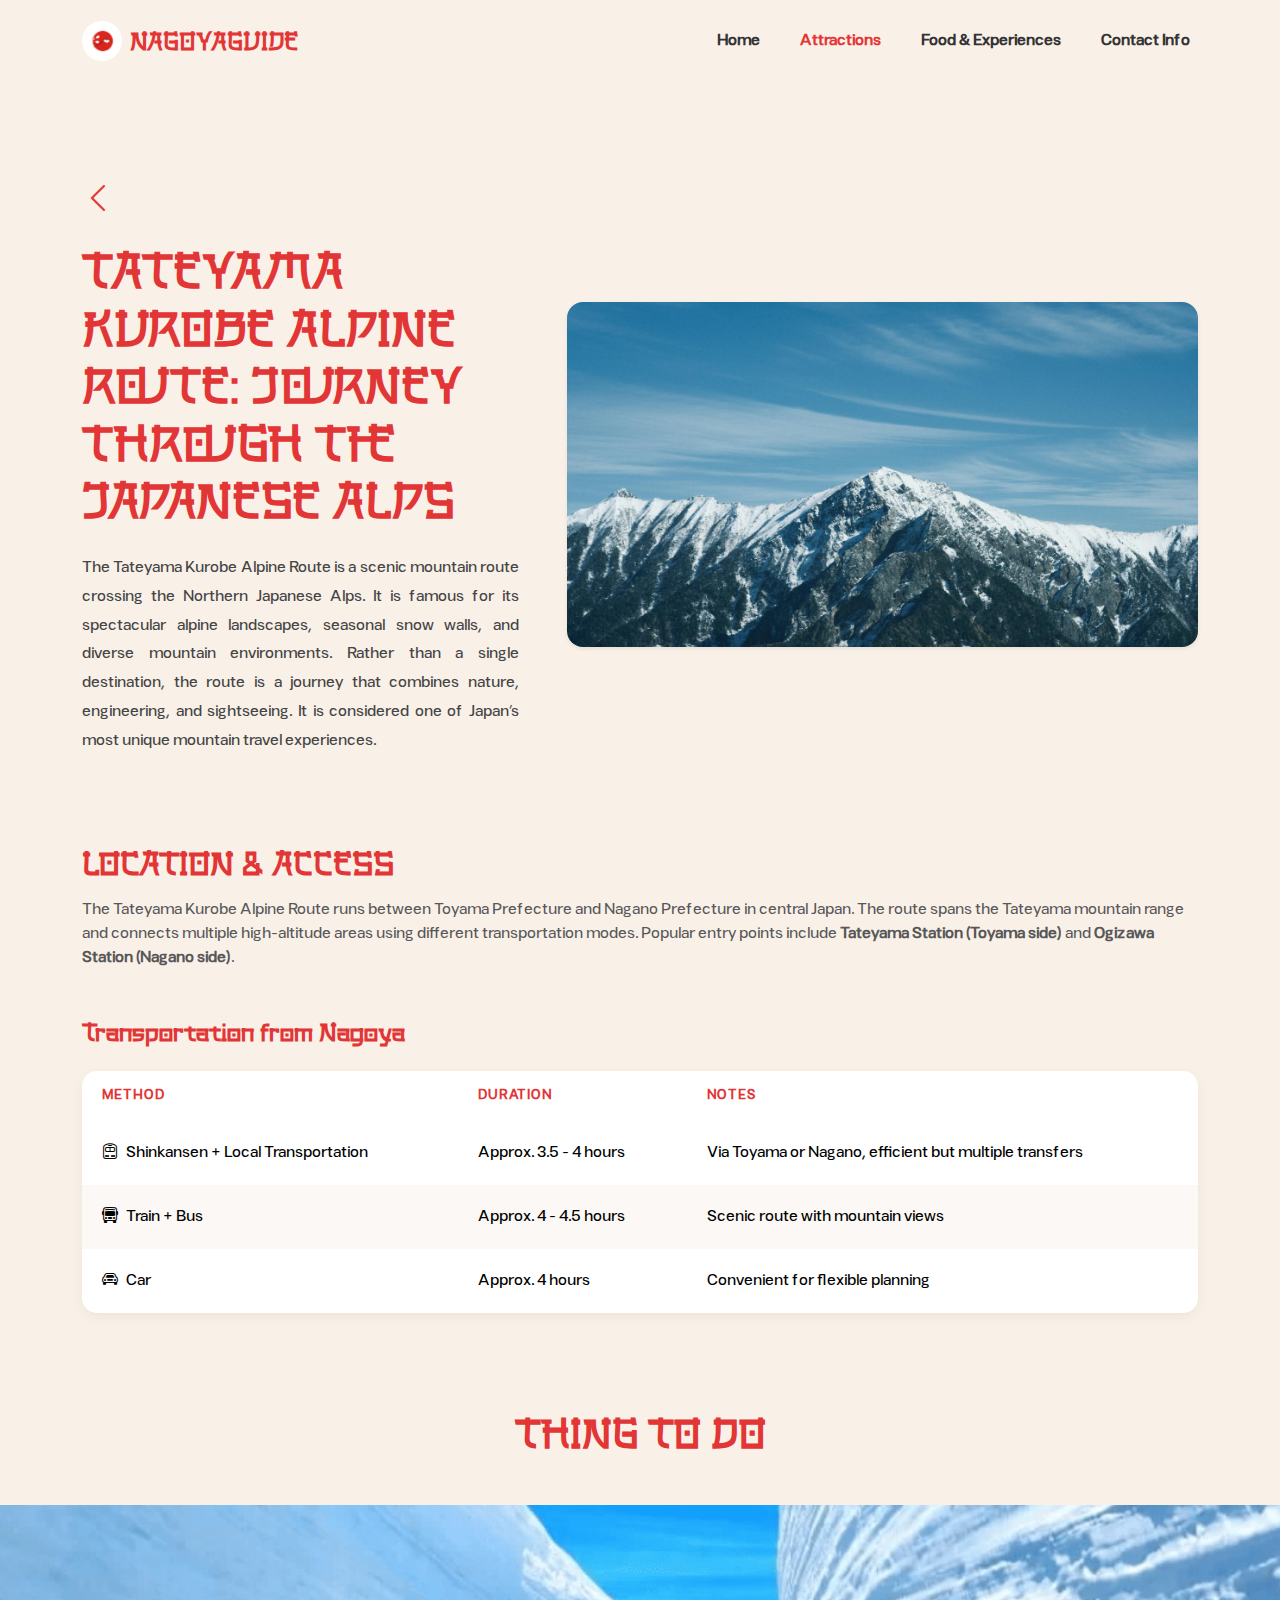
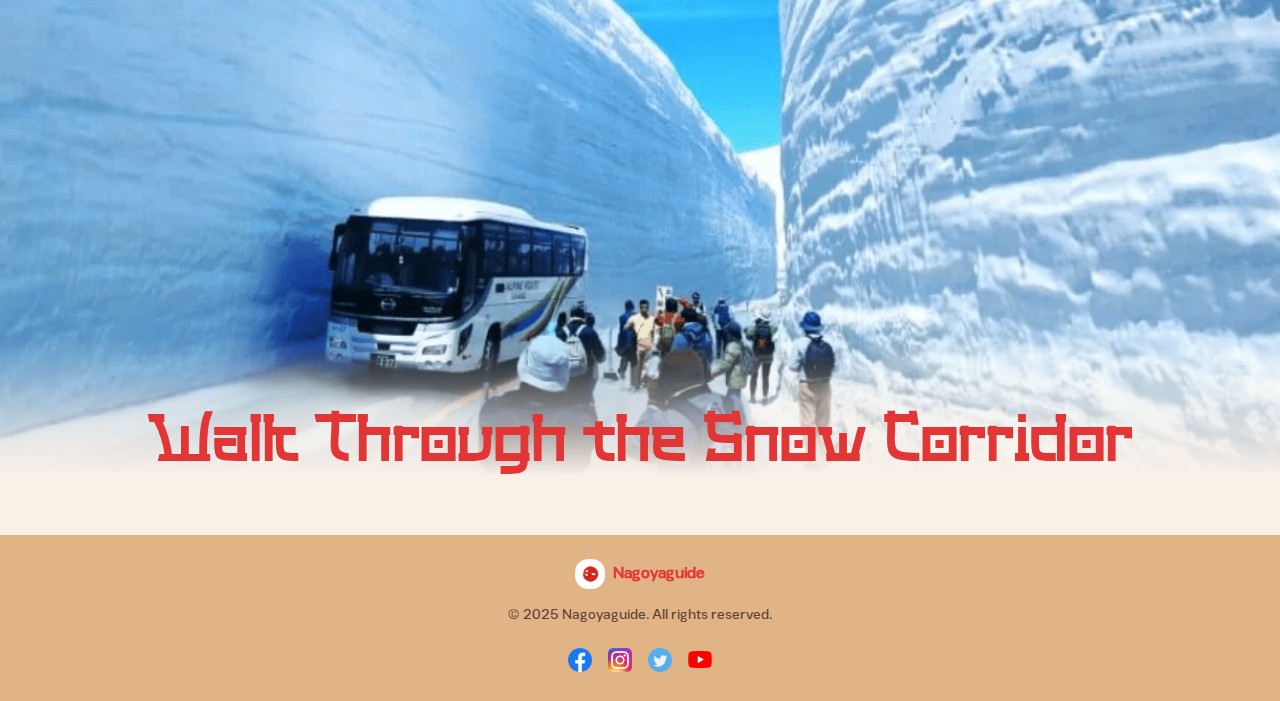
<file: tateyama_detail.html>
<!DOCTYPE html>
<html lang="vi">
<head>
    <meta charset="UTF-8">
    <meta name="viewport" content="width=device-width, initial-scale=1.0">
    <title>Tateyama Kurobe Alpine Route - Nagoyaguide</title>
    <link href="https://cdn.jsdelivr.net/npm/bootstrap@5.3.0/dist/css/bootstrap.min.css" rel="stylesheet">
    <link href="https://cdn.jsdelivr.net/npm/bootstrap-icons/font/bootstrap-icons.css" rel="stylesheet">
    <link rel="stylesheet" href="./css/style.css">
    <link rel="stylesheet" href="./css/detail.css">
</head>
<body>
    <nav class="navbar navbar-expand-lg py-3">
        <div class="container">
            <a class="navbar-brand d-flex align-items-center" href="index.html">
                <img src="./assets/Nagano_Logo.png" alt="Logo" class="rounded-circle me-2" style="width: 40px" />
                <span class="heading-font fs-4">Nagoyaguide</span>
            </a>
            <button class="navbar-toggler" type="button" data-bs-toggle="collapse" data-bs-target="#navbarNav">
                <span class="navbar-toggler-icon"></span>
            </button>
            <div class="collapse navbar-collapse" id="navbarNav">
                <ul class="navbar-nav ms-auto gap-lg-4">
                    <li class="nav-item"><a class="nav-link nav-custom-link" href="index.html">Home</a></li>
                    <li class="nav-item"><a class="nav-link nav-custom-link active-link" href="attractions.html">Attractions</a></li>
                    <li class="nav-item"><a class="nav-link nav-custom-link" href="food_experiences.html">Food & Experiences</a></li>
                    <li class="nav-item"><a class="nav-link nav-custom-link" href="contact.html">Contact Info</a></li>
                </ul>
            </div>
        </div>
    </nav>

    <main class="container py-5 mt-5">
        <div class="row align-items-center g-5">
            <div class="col-lg-5">
                <a href="attractions.html" class="back-arrow"><i class="bi bi-chevron-left"></i></a>
                <h1 class="heading-font text-main-red display-5 mt-3 mb-4">Tateyama Kurobe Alpine Route: Journey Through the Japanese Alps</h1>
                <p class="lead-text">
                    The Tateyama Kurobe Alpine Route is a scenic mountain route crossing the Northern Japanese Alps. It is famous for its spectacular alpine landscapes, seasonal snow walls, and diverse mountain environments. Rather than a single destination, the route is a journey that combines nature, engineering, and sightseeing. It is considered one of Japan’s most unique mountain travel experiences.
                </p>
            </div>
            <div class="col-lg-7">
                <img src="./assets/Tateyama_Banner.png" alt="Tateyama Route" class="img-fluid rounded-4 shadow-sm">
            </div>
        </div>

        <section class="mt-5 pt-4">
            <h2 class="heading-font text-main-red mb-3">Location & Access</h2>
            <p class="text-muted">
                The Tateyama Kurobe Alpine Route runs between Toyama Prefecture and Nagano Prefecture in central Japan. The route spans the Tateyama mountain range and connects multiple high-altitude areas using different transportation modes. Popular entry points include <strong>Tateyama Station (Toyama side)</strong> and <strong>Ogizawa Station (Nagano side)</strong>.
            </p>

            <div class="mt-5">
                <h4 class="text-main-red fw-bold mb-4">Transportation from Nagoya</h4>
                <div class="table-responsive">
                    <table class="table transport-table">
                        <thead>
                            <tr>
                                <th>METHOD</th>
                                <th>DURATION</th>
                                <th>NOTES</th>
                            </tr>
                        </thead>
                        <tbody>
                            <tr>
                                <td><i class="bi bi-train-front me-2"></i>Shinkansen + Local Transportation</td>
                                <td>Approx. 3.5 - 4 hours</td>
                                <td>Via Toyama or Nagano, efficient but multiple transfers</td>
                            </tr>
                            <tr class="bg-light-row">
                                <td><i class="bi bi-bus-front me-2"></i>Train + Bus</td>
                                <td>Approx. 4 - 4.5 hours</td>
                                <td>Scenic route with mountain views</td>
                            </tr>
                            <tr>
                                <td><i class="bi bi-car-front me-2"></i>Car</td>
                                <td>Approx. 4 hours</td>
                                <td>Convenient for flexible planning</td>
                            </tr>
                        </tbody>
                    </table>
                </div>
            </div>
        </section>
    </main>

    <section class="mt-5">
        <h2 class="heading-font text-center text-main-red mb-5 fs-1">Thing to do</h2>
        <div class="activity-banner tateyama-banner">
            <div class="activity-overlay">
                <h2 class="activity-title text-main-red">Walk Through the Snow Corridor</h2>
            </div>
        </div>
    </section>

    <footer class="footer py-4 mt-5">
        <div class="container text-center">
            <div class="d-flex align-items-center justify-content-center mb-3">
                <img src="./assets/Nagano_Logo.png" alt="Logo" class="footer-logo me-2" style="width: 30px"/>
                <span class="fw-bold footer-text">Nagoyaguide</span>
            </div>
            <p class="small mb-2">© 2025 Nagoyaguide. All rights reserved.</p>
            <div class="social-icons">
                <a href="#"><img src="./assets/fb.webp" alt="Facebook" style="width: 24px"/></a>
                <a href="#"><img src="./assets/ig.png" alt="Instagram" style="width: 24px"/></a>
                <a href="#"><img src="./assets/twitter.png" alt="Twitter" style="width: 24px"/></a>
                <a href="#"><img src="./assets/ytb.png" alt="YouTube" style="width: 24px"/></a>
            </div>
        </div>
    </footer>

    <script src="https://cdn.jsdelivr.net/npm/bootstrap@5.3.0/dist/js/bootstrap.bundle.min.js"></script>
</body>
</html>
</file>
<file: css/style.css>
@font-face {
  font-family: "1FTV Hirosaki";
  src: url("../assets/1FTV-Hirosaki.ttf") format("truetype");
  font-weight: normal;
  font-style: normal;
}

@font-face {
  font-family: "BD Lifeless Grotesk";
  src: url("../assets/BDLifelessGrotesk_Variable.ttf") format("truetype");
  font-weight: normal;
  font-style: normal;
}

:root {
  --bg-color: #f9f0e8;
  --head-text: #e23636;
  --footer-bg: #e1b486;
  --btn-color: #f09a9a;
  --main-red: #e23636;
  --font-heading: "1FTV Hirosaki", "Arial Black", sans-serif;
  --font-body: "BD Lifeless Grotesk", "Segoe UI", sans-serif;
}

body {
  background-color: var(--bg-color);
  font-family: var(--font-body);
  color: #333;
  overflow-x: hidden;
}

.btn-main-red,
.btn-main,
.btn-main-white {
  border: none;
  border-radius: 10px;
  padding: 12px 30px;
  font-weight: bold;
  transition: 0.3s;
  text-decoration: none;
  display: inline-block;
}

.btn-main-red {
  background-color: var(--head-text);
  color: white;
  border-radius: 8px;
}

.btn-main {
  background-color: var(--main-red);
  color: white;
}

.btn-main-white {
  background-color: white;
  color: #333;
}

.heading-font {
  font-family: var(--font-heading);
  color: var(--head-text);
  text-transform: uppercase;
  font-weight: bold;
}

.navbar {
  background-color: transparent !important;
  border-bottom: none !important;
  position: absolute;
  top: 0;
  left: 0;
  width: 100%;
  z-index: 1000;
}

.nav-custom-link {
  color: #333 !important;
  font-weight: 600;
}

.active-link {
  color: var(--head-text) !important;
}

.hero-section {
  position: relative;
  min-height: 90vh;
  display: flex;
  align-items: center;
  justify-content: center;
  background: linear-gradient(
      rgba(255, 255, 255, 0.5),
      rgba(255, 255, 255, 0.5)
    ),
    url("../assets/Nagano_Banner.png") no-repeat center center;
  background-size: cover;
  padding-top: 80px;
}

.welcome-title {
  font-family: var(--font-heading);
  color: var(--head-text);
  text-shadow: 1px 1px 2px rgba(255, 255, 255, 0.5);
}

.hero-subtext {
  color: black;
  font-weight: 500;
  max-width: 700px;
  margin: 0 auto;
  font-size: larger;
}

.must-visit-title {
  font-family: var(--font-heading);
  color: var(--head-text);
  text-transform: uppercase;
  font-weight: bold;
  font-size: 2.5rem;
  letter-spacing: 2px;
  margin-bottom: 3rem;
}

.destination-card {
  border-radius: 25px;
  overflow: hidden;
  border: none;
  box-shadow: 0 4px 15px rgba(0, 0, 0, 0.1);
  transition: all 0.3s ease;
  height: 100%;
  background: white;
  display: flex;
  flex-direction: column;
}

.destination-card .card-img-container {
  position: relative;
  width: 100%;
  height: 220px;
  overflow: hidden;
}

.destination-card .card-img-container::after {
  content: "";
  position: absolute;
  bottom: 0;
  left: 0;
  right: 0;
  height: 50%;
  background: linear-gradient(
    to bottom,
    rgba(255, 255, 255, 0) 0%,
    rgba(255, 255, 255, 0.856) 100%
  );
  pointer-events: none;
}

.destination-card img {
  width: 100%;
  height: 100%;
  object-fit: cover;
  display: block;
}

.destination-card .card-title {
  position: absolute;
  bottom: 20px;
  left: 20px;
  font-family: var(--font-heading);
  color: var(--main-red);
  font-size: 1.3rem;
  font-weight: bold;
  text-transform: capitalize;
  margin: 0;
  text-shadow: 0 2px 4px rgba(0, 0, 0, 0.1);
  z-index: 1;
}

.destination-card .card-body {
  padding: 1.5rem;
  text-align: left;
  background: white;
  flex-grow: 1;
  display: flex;
  flex-direction: column;
}

.destination-card .card-text {
  color: #333;
  font-size: 0.95rem;
  line-height: 1.6;
  margin-bottom: 1.2rem;
  flex-grow: 1;
}

.btn-more {
  text-decoration: none;
  font-weight: bold;
  font-size: 0.95rem;
  color: var(--head-text);
  transition: all 0.3s;
  display: inline-block;
  align-self: flex-start;
  padding: 0.5rem;
  border-radius: 0.5rem;
}

.btn-more:hover {
  color: var(--head-text);
  background-color: var(--btn-color);
}

.footer {
  background-color: var(--footer-bg);
  color: #5d4037;
}

.footer-text {
  color: var(--main-red);
}

.social-icons {
  display: flex;
  justify-content: center;
  gap: 1rem;
  margin-top: 1rem;
}

.social-icons a {
  display: inline-block;
  transition: all 0.3s ease;
}

.social-icons a:hover {
  transform: translateY(-3px);
}

.social-icons img {
  width: 35px;
  height: 35px;
  object-fit: contain;
}

.modal-content {
  border-radius: 20px;
  border: none;
  box-shadow: 0 10px 40px rgba(0, 0, 0, 0.15);
}

.modal-header {
  border-bottom: none;
  padding: 2rem 2rem 1rem 2rem;
}

.modal-title {
  font-family: var(--font-heading);
  color: var(--head-text);
  font-size: 1.5rem;
  text-transform: capitalize;
  width: 100%;
  text-align: center;
}

.modal-body {
  padding: 0 2rem 2rem 2rem;
}

.modal-body p {
  text-align: center;
  color: #666;
  font-size: 0.9rem;
  margin-bottom: 1.5rem;
}

.form-label {
  font-weight: 600;
  color: #333;
  font-size: 0.9rem;
  margin-bottom: 0.5rem;
}

.form-control {
  border: 1px solid #ddd;
  border-radius: 8px;
  padding: 0.7rem;
  font-size: 0.9rem;
  transition: border-color 0.3s;
}

.form-control:focus {
  border-color: var(--head-text);
  box-shadow: 0 0 0 0.2rem rgba(226, 54, 54, 0.1);
}

.form-check {
  margin-top: 1rem;
  margin-bottom: 1rem;
}

.form-check-input:checked {
  background-color: var(--head-text);
  border-color: var(--head-text);
}

.form-check-label {
  font-size: 0.85rem;
  color: #666;
}

.btn-submit {
  background-color: var(--btn-color);
  color: white;
  border: none;
  border-radius: 10px;
  padding: 0.8rem;
  font-weight: 600;
  width: 100%;
  transition: all 0.3s;
}

.btn-submit:hover {
  background-color: var(--head-text);
  transform: translateY(-2px);
  box-shadow: 0 4px 12px rgba(226, 54, 54, 0.3);
  color: white;
}

.date-input {
  padding-left: 52px;
  height: 56px;
  border-radius: 14px;
  border: 1px solid #dcdfe4;
  font-size: 16px;
}

.calendar-icon {
  position: absolute;
  top: 50%;
  left: 18px;
  transform: translateY(-50%);
  font-size: 20px;
  color: #6b7280;
  pointer-events: none;
}

.custom-welcome-content {
    border: none;
    border-radius: 20px;
    overflow: hidden;
    box-shadow: 0 15px 30px rgba(0,0,0,0.2);
}

.welcome-image-header {
    height: 200px;
    background-image: url('../assets/Nagano_Banner.png'); 
    background-size: cover;
    background-position: center;
    position: relative;
    display: flex;
    align-items: center;
    justify-content: center;
}

.welcome-overlay {
    background: rgba(0, 0, 0, 0.4);
    width: 100%;
    height: 100%;
    display: flex;
    flex-direction: column;
    align-items: center;
    justify-content: center;
    text-align: center;
}

.welcome-image-header .btn-close {
    position: absolute;
    top: 15px;
    right: 15px;
    z-index: 10;
}

@media (max-width: 767.98px) {
  .welcome-title {
    font-size: 2.8rem !important;
    line-height: 1.2;
  }

  .hero-subtext {
    font-size: 1rem;
    padding: 0 15px;
  }

  .hero-section {
    min-height: 70vh;
    padding-top: 100px;
  }

  .must-visit-title {
    font-size: 1.8rem;
    margin-bottom: 2rem;
  }

  .heading-font {
    font-size: 1.5rem;
  }

  .row.align-items-center {
    text-align: center;
  }

  .col-md-6 img {
    width: 100%;
  }

  .navbar-collapse {
    background-color: white;
    padding: 20px;
    border-radius: 15px;
    margin-top: 10px;
    box-shadow: 0 10px 30px rgba(0, 0, 0, 0.1);
  }
}

@media (min-width: 768px) and (max-width: 1024px) {
  .welcome-title {
    font-size: 4rem;
  }

  .hero-section {
    min-height: 60vh;
  }
}

@media (min-width: 1200px) {
  .container {
    max-width: 1140px;
  }
}

@media (max-width: 576px) {
  .hero-title-overlay {
    font-size: 1.8rem !important;
    width: 90%;
    text-align: center;
    bottom: 5px;
  }

  .detail-hero-container::after {
    height: 60%;
  }
}
</file>
<file: css/festival_detail.css>
.back-button {
  color: var(--head-text);
  font-size: 2rem;
  text-decoration: none;
  display: inline-block;
  margin-bottom: 20px;
  transition: 0.3s;
}

.back-button:hover {
  transform: translateX(-5px);
}

.detail-hero-container {
  position: relative;
  width: 100%;
  max-width: 1000px;
  margin: 0 auto;
  overflow: hidden;
  border-radius: 20px;
}

.detail-hero-image {
  width: 100%;
  display: block;
}

.detail-hero-container::after {
  content: "";
  position: absolute;
  bottom: 0;
  left: 0;
  right: 0;
  height: 45%;
  background: linear-gradient(
    to bottom,
    rgba(249, 240, 232, 0) 0%,
    rgba(249, 240, 232, 1) 100%
  );
  pointer-events: none;
}

.hero-title-overlay {
  position: absolute;
  bottom: 10px;
  left: 50%;
  transform: translateX(-50%);
  font-family: var(--font-heading);
  color: var(--head-text);
  font-size: 4rem;
  margin: 0;
  z-index: 2;
  white-space: nowrap;
  text-align: center;
}

.content-section {
  max-width: 900px;
  margin: 40px auto;
  line-height: 1.7;
}

.highlight-title {
  font-family: var(--font-heading);
  color: var(--head-text);
  font-size: 2rem;
  margin-bottom: 25px;
  margin-top: 40px;
}

.section-img {
  border-radius: 15px;
  width: 100%;
  height: auto;
  box-shadow: 0 4px 15px rgba(0, 0, 0, 0.1);
}

.info-box b {
  color: #000;
}

@media (max-width: 1024px) {
  .hero-title-overlay {
    font-size: 3rem;
    bottom: 8px;
  }

  .content-section {
    padding: 0 20px;
  }

  .highlight-title {
    font-size: 1.8rem;
    margin-top: 35px;
    margin-bottom: 20px;
  }
}

@media (max-width: 768px) {
  .navbar-brand span {
    font-size: 1.3rem;
  }

  .navbar-brand img {
    width: 35px !important;
  }

  .navbar-nav {
    gap: 0 !important;
    padding-top: 1rem;
  }

  .nav-item {
    padding: 0.5rem 0;
  }

  main.container {
    padding: 1rem !important;
  }

  .back-button {
    font-size: 1.5rem;
    margin-bottom: 15px;
  }

  .detail-hero-container {
    border-radius: 15px;
    margin-bottom: 20px;
  }

  .detail-hero-image {
    min-height: 200px;
  }

  .hero-title-overlay {
    font-size: 1.8rem;
    bottom: 10px;
    padding: 0 15px;
    white-space: normal;
    line-height: 1.1;
    width: 90%;
    left: 50%;
    transform: translateX(-50%);
  }

  .content-section {
    margin: 20px auto;
    padding: 0 10px;
  }

  .content-section > p {
    font-size: 0.95rem;
    text-align: left;
    margin-bottom: 20px;
  }

  .highlight-title {
    font-size: 1.5rem;
    margin-top: 30px;
    margin-bottom: 20px;
    text-align: left;
  }

  .row {
    margin-left: 0;
    margin-right: 0;
  }

  .row.align-items-center {
    margin-bottom: 25px !important;
  }

  .row.align-items-center .col-md-6,
  .flex-row-reverse .col-md-6 {
    padding-left: 0;
    padding-right: 0;
    margin-bottom: 15px;
  }

  .flex-row-reverse {
    flex-direction: column !important;
  }

  .section-img {
    margin-top: 10px;
    margin-bottom: 10px;
    width: 100%;
  }

  .info-box {
    margin-top: 20px;
  }

  .info-box .col-md-6 {
    margin-bottom: 10px;
    padding-left: 0;
    padding-right: 0;
  }

  .info-box p {
    font-size: 0.95rem;
  }

  .footer {
    padding: 2rem 0 !important;
  }

  .footer-logo {
    width: 35px;
  }

  .social-icons img {
    width: 30px;
    height: 30px;
  }
}

@media (max-width: 480px) {
  .navbar-brand span {
    font-size: 1.1rem;
  }

  .navbar-brand img {
    width: 30px !important;
  }

  .back-button {
    font-size: 1.3rem;
  }

  .detail-hero-container {
    border-radius: 10px;
  }

  .detail-hero-image {
    min-height: 180px;
  }

  .hero-title-overlay {
    font-size: 1.4rem;
    bottom: 8px;
    padding: 0 10px;
  }

  .content-section p {
    font-size: 0.9rem;
  }

  .highlight-title {
    font-size: 1.3rem;
    margin-top: 25px;
  }

  .section-img {
    border-radius: 10px;
  }

  .info-box p {
    font-size: 0.9rem;
  }
}

@media (max-height: 500px) and (orientation: landscape) {
  .hero-title-overlay {
    font-size: 1.8rem;
  }

  .content-section {
    margin: 15px auto;
  }
}
</file>
<file: css/bus.css>
.navbar {
    position: absolute !important; 
    width: 100%;
    z-index: 1000;
}

.nav-link {
    color: white!important;
}

.bus-active {
    color: var(--head-text)!important;
}

.bus-hero {
    position: relative;
    height: 600px;
    background: url('../assets/Bus_Service_logo.png') no-repeat center center;
    background-size: cover;
    overflow: visible;
}

.bus-hero-text {
    z-index: 2;
    padding-top: 100px;
}

.bus-large-img {
    position: absolute;
    bottom: -20%; 
    right: 0;
    width: 80%;
    z-index: 1000;
    width: 60%;
    height: 60%;
}

.info-card {
    background-color: white;
    border-radius: 20px;
    border: none;
    transition: transform 0.3s ease;
}

.info-card:hover {
    transform: translateY(-5px);
}

.text-main-red {
    color: var(--head-text) !important;
}

.footer {
    background-color: #e1b486;
}

@media (max-width: 991.98px) {
    .bus-hero {
        height: 600px;
    }

    .bus-large-img {
        width: 90%;
        right: 0;
        bottom: -20%;
    }

    .navbar-collapse {
        background-color: rgba(255, 255, 255, 0.95);
        padding: 20px;
        border-radius: 15px;
        margin-top: 10px;
        box-shadow: 0 10px 30px rgba(0,0,0,0.1);
    }
    .nav-link {
        color: #333 !important;
    }
}

@media (max-width: 767.98px) {
    .bus-hero {
        height: auto;
        padding: 120px 0 250px 0;
        text-align: center;
    }

    .bus-hero-text p {
        margin: 0 auto;
    }

    .bus-large-img {
        width: 70%;
        height: 70%;
        right: 0;
        bottom: -20%;
    }
    
    .info-card {
        margin-bottom: 20px;
        text-align: center;
    }

    .info-card h3 {
        font-size: 1.3rem !important;
    }
}

@media (max-width: 575.98px) {
    .bus-hero {
        padding-bottom: 180px;
    }

    .row.g-4 {
        margin-bottom: 12px;
    }

    .bus-large-img {
        width: 100%;
        right: 0;
        bottom: -80%;
    }
}
</file>
<file: css/contact.css>
.navbar {
  position: absolute !important;
  top: 0;
  left: 0;
  width: 100%;
  background-color: transparent !important;
  border-bottom: none !important;
  z-index: 1000;
}

.contact-hero {
  position: relative;
  min-height: 70vh;
  background: linear-gradient(
      rgba(255, 255, 255, 0.4),
      rgba(255, 255, 255, 0.4)
    ),
    url("../assets/Banenr_Contact.png") no-repeat center center;
  background-size: cover;
  padding-top: 120px;
  display: flex;
  flex-direction: column;
  justify-content: center;
}

.text-main-red {
  color: var(--head-text) !important;
}

.card-title-contact {
  color: var(--head-text);
  font-weight: 700;
  margin-bottom: 1rem;
}

.tips-image-container {
  position: relative;
  padding-bottom: 60px;
}

.tips-overlay-card {
  position: absolute;
  bottom: 0;
  left: 60%;
  transform: translateX(-50%);
  background: white;
  padding: 20px;
  border-radius: 15px;
  width: 80%;
  z-index: 2;
}

.badge-tip {
  background-color: var(--head-text);
  color: white;
  padding: 8px 25px;
  border-radius: 20px;
  font-weight: 600;
  display: inline-block;
}

.tip-line {
  border: none;
  border-top: 2px solid #ddd;
  margin-top: -15px;
  opacity: 1;
}

.btn-submit-pink {
  background-color: #f09a9a;
  color: white;
  border: none;
  border-radius: 10px;
  transition: 0.3s;
}

.btn-submit-pink:hover {
  background-color: var(--head-text);
  color: white;
}

.form-control {
  border-radius: 10px;
  padding: 12px;
  border: 1px solid #dee2e6;
}

.destination-card .card-img-container {
  position: relative;
  overflow: hidden;
}

.destination-card .card-img-container::after {
  content: "";
  position: absolute;
  bottom: 0;
  left: 0;
  right: 0;
  height: 50%;
  background: linear-gradient(
    to bottom,
    rgba(255, 255, 255, 0) 0%,
    rgba(255, 255, 255, 0.95) 100%
  );
  pointer-events: none;
  z-index: 1;
}

.card-title-contact {
  position: absolute;
  bottom: 20px;
  left: 20px;
  color: var(--head-text) !important;
  font-weight: 700;
  z-index: 2;
  margin-bottom: 0;
  display: flex;
  align-items: center;
  font-size: 1.2rem;
  text-shadow: 0 1px 2px rgba(255, 255, 255, 0.5);
}

.card-title-contact i {
  color: var(--head-text);
  font-size: 1.4rem;
}

@media (max-width: 991.98px) {
  .contact-hero {
    min-height: 50vh;
    padding-top: 100px;
  }

  .contact-hero h1 {
    font-size: 2rem !important;
  }

  .tips-overlay-card {
    position: relative;
    left: 0;
    transform: none;
    width: 100%;
    margin-top: -30px;
    box-shadow: 0 10px 30px rgba(0, 0, 0, 0.1);
  }

  .tips-image-container {
    padding-bottom: 0;
  }

  .tips-image-container img {
    width: 100%;
  }
}

@media (max-width: 767.98px) {
  .heading-font.fs-1 {
    font-size: 1.8rem !important;
    margin-bottom: 1.5rem !important;
  }

  .contact-info-box .d-flex {
    gap: 20px !important;
  }

  .consultation-card {
    padding: 20px !important;
  }

  .btn-submit-pink {
    padding: 12px !important;
  }

  .badge-tip {
    width: 100%;
    text-align: center;
    padding: 10px;
  }

  .tip-line {
    display: none;
  }

  .tip-item p {
    margin-top: 15px !important;
    text-align: center;
  }
}

@media (min-width: 768px) and (max-width: 991.98px) {
  .col-md-4 {
    width: 50%;
  }
}

.contact-hero::before {
  content: "";
  position: absolute;
  top: 0;
  left: 0;
  width: 100%;
  height: 100%;
  background: rgba(255, 255, 255, 0.3);
  z-index: 0;
}

.contact-hero .container {
  position: relative;
  z-index: 1;
}

.card-title-contact {
  font-size: clamp(1rem, 2vw, 1.2rem);
}
</file>
<file: css/food_experiences.css>
.food-hero {
  position: relative;
  min-height: 75vh;
  background: linear-gradient(
      rgba(255, 255, 255, 0.4),
      rgba(255, 255, 255, 0.4)
    ),
    url("../assets/Banner_Food.png") no-repeat center center;
  background-size: cover;
  padding-top: 100px;
}

.text-main-red {
  color: var(--head-text) !important;
}

section {
  scroll-margin-top: 80px;
}

@media (max-width: 767.98px) {
  .food-hero {
    min-height: 60vh;
    padding-top: 120px;
  }

  .food-hero h1 {
    font-size: 2.5rem !important;
  }

  .heading-font.fs-1 {
    font-size: 1.8rem !important;
  }

  .hero-subtext {
    font-size: 0.95rem;
    padding: 0 10px;
  }

  .navbar-collapse {
    background-color: rgba(255, 255, 255, 0.95);
    padding: 15px;
    border-radius: 10px;
    margin-top: 10px;
  }
}

@media (min-width: 768px) and (max-width: 991.98px) {
  .food-hero h1 {
    font-size: 3.5rem !important;
  }
}

.destination-card {
  height: 100%;
  display: flex;
  flex-direction: column;
}

.destination-card .card-body {
  flex-grow: 1;
  display: flex;
  flex-direction: column;
}

.destination-card .card-text {
  flex-grow: 1;
}

@media (max-width: 576px) {
  .destination-card .card-img-container {
    height: 180px;
  }
}

@media (min-width: 768px) and (max-width: 1200px) {
  .destination-card .card-img-container {
    height: 220px;
  }
}

@media (min-width: 1200px) {
  .col-md-5 .destination-card .card-img-container {
    height: 350px;
  }
}

@media (max-width: 767.98px) {
  .btn-more {
    width: 100%;
    text-align: center;
    background-color: #f8f9fa;
    border: 1px solid #eee;
  }
}
</file>
<file: css/detail.css>
.navbar {
  position: relative !important;
  background-color: var(--bg-color) !important;
}

.back-arrow {
  font-size: 2rem;
  color: var(--head-text);
  text-decoration: none;
  transition: 0.3s;
}

.back-arrow:hover {
  color: #b32a2a;
  transform: translateX(-5px);
}

.text-main-red {
  color: var(--head-text) !important;
  font-family: var(--font-heading);
}

.lead-text {
  line-height: 1.8;
  color: #444;
}

.transport-table {
  border-collapse: separate;
  border-spacing: 0 5px;
}

.transport-table thead th {
  border-bottom: none;
  color: var(--head-text);
  font-size: 0.85rem;
  padding-bottom: 15px;
}

.transport-table tbody td {
  padding: 20px;
  vertical-align: middle;
  border: none;
  background-color: white;
}

.transport-table tbody tr.bg-light-row td {
  background-color: #fcf8f5;
}

.activity-banner {
  width: 100%;
  height: 700px;
  background: url("../assets/fuji_climb.png") no-repeat center center;
  background-size: cover;
  position: relative;
  display: flex;
  align-items: flex-end;
  justify-content: center;
}

.activity-overlay {
  width: 100%;
  padding: 80px 0;
  text-align: center;
  background: linear-gradient(
    to top,
    rgba(249, 240, 232, 1) 0%,
    rgba(249, 240, 232, 0) 100%
  );
}

.activity-title {
  font-family: var(--font-heading);
  font-size: 4rem;
  font-weight: bold;
  margin: 0;
}

.footer {
  background-color: #e1b486;
  margin-top: 0 !important;
}

.tateyama-banner {
  background: url("../assets/Tateyama_Footer.png") no-repeat center center;
  background-size: cover;
}

.tateyama-banner .activity-title {
  font-size: clamp(2rem, 5vw, 4rem);
  padding: 0 15px;
}

.hakone-banner {
  background: url("../assets/Onsen_Footer.png") no-repeat center center;
  background-size: cover;
}

.hakone-banner .activity-title {
  font-size: clamp(2rem, 5vw, 4rem);
  padding: 0 20px;
}

.shirakawa-banner {
  background: url("../assets/Shirakawa_Footer.png") no-repeat center center;
  background-size: cover;
}

.shirakawa-banner .activity-title {
  font-size: clamp(2rem, 5vw, 4rem);
  padding: 0 20px;
}

.takayama-banner {
  background: url("../assets/Takayama_Footer.png") no-repeat center center;
  background-size: cover;
}

.takayama-banner .activity-title {
  font-size: clamp(2rem, 5vw, 4rem);
  padding: 0 20px;
}

.navbar {
  position: relative !important;
  background-color: var(--bg-color) !important;
  z-index: 1050;
}

.back-arrow {
  font-size: 2rem;
  color: var(--head-text);
  text-decoration: none;
  display: inline-block;
  transition: 0.3s;
}

.back-arrow:hover {
  color: #b32a2a;
  transform: translateX(-5px);
}

.lead-text {
  line-height: 1.8;
  color: #444;
  text-align: justify;
}

.table-responsive {
  border-radius: 15px;
  overflow: hidden;
  box-shadow: 0 4px 12px rgba(0, 0, 0, 0.05);
}

.transport-table {
  border-collapse: separate;
  border-spacing: 0;
  margin-bottom: 0;
}

.transport-table thead th {
  background-color: #fff;
  color: var(--head-text);
  font-size: 0.85rem;
  padding: 15px 20px;
  text-transform: uppercase;
  letter-spacing: 1px;
  border: none;
}

.transport-table tbody td {
  padding: 20px;
  vertical-align: middle;
  border: none;
  background-color: white;
}

.transport-table tbody tr.bg-light-row td {
  background-color: #fcf8f5;
}

.activity-banner {
  width: 100%;
  height: 70vh; 
  min-height: 500px;
  background-size: cover !important;
  background-position: center center !important;
  position: relative;
  display: flex;
  align-items: flex-end;
  justify-content: center;
}

.activity-overlay {
  width: 100%;
  padding: 60px 0;
  text-align: center;
  background: linear-gradient(
    to top,
    rgba(249, 240, 232, 1) 30%,
    rgba(249, 240, 232, 0) 100%
  );
}

.activity-title {
  font-family: var(--font-heading);
  font-weight: bold;
  margin: 0;
  line-height: 1.2;
  font-size: clamp(2rem, 6vw, 4rem);
}

@media (max-width: 991.98px) {
  main.container {
    margin-top: 1rem !important;
    padding-top: 2rem !important;
  }

  .lead-text, .text-muted{
    font-size: 1.5rem;
  }

  .heading-font.display-4,
  .heading-font.display-5 {
    font-size: 2.5rem;
  }

  .col-lg-7 img {
    margin-top: 2rem;
    max-width: 100%;
  }

  .back-arrow {
    margin-bottom: 1rem;
  }
}

@media (max-width: 767.98px) {
  .heading-font.display-4,
  .heading-font.display-5 {
    font-size: 2rem;
  }

  .lead-text {
    font-size: 0.95rem;
  }

  .transport-table tbody td {
    padding: 12px 15px;
    font-size: 0.7rem;
  }

  .activity-banner {
    height: 350px;
    min-height: 350px;
  }

  .activity-overlay {
    padding: 30px 15px;
  }
}

@media (max-width: 575.98px) {
  .activity-title {
    font-size: 1.7rem;
  }

  .heading-font.fs-1 {
    font-size: 1.5rem !important;
  }
}
</file>
<file: css/food_detail.css>
.back-button {
  color: var(--head-text);
  font-size: 2rem;
  text-decoration: none;
  display: inline-block;
  margin-bottom: 20px;
  transition: 0.3s;
}

.back-button:hover {
  transform: translateX(-5px);
}

.detail-hero-container {
  position: relative;
  width: 100%;
  max-width: 1000px;
  margin: 0 auto;
  overflow: hidden;
  border-radius: 20px;
}

.detail-hero-image {
  width: 100%;
  display: block;
}

.detail-hero-container::after {
  content: "";
  position: absolute;
  bottom: 0;
  left: 0;
  right: 0;
  height: 45%;
  background: linear-gradient(
    to bottom,
    rgba(249, 240, 232, 0) 0%,
    rgba(249, 240, 232, 1) 100%
  );
  pointer-events: none;
}

.hero-title-overlay {
  position: absolute;
  bottom: 10px;
  left: 50%;
  transform: translateX(-50%);
  font-family: var(--font-heading);
  color: var(--head-text);
  font-size: 4.5rem;
  margin: 0;
  z-index: 2;
  white-space: nowrap;
}

.content-section {
  max-width: 900px;
  margin: 40px auto;
  line-height: 1.7;
}

.highlight-title {
  font-family: var(--font-heading);
  color: var(--head-text);
  font-size: 2rem;
  margin-bottom: 25px;
  margin-top: 40px;
}

.side-image {
  border-radius: 15px;
  width: 100%;
  height: auto;
  box-shadow: 0 4px 15px rgba(0, 0, 0, 0.1);
}

.info-box b {
  color: #000;
}

@media (max-width: 991.98px) {
  .detail-hero-image {
    height: 400px;
  }
  .content-section {
    padding: 0 20px;
  }
}

@media (max-width: 767.98px) {
  .detail-hero-image {
    height: 300px;
  }

  .hero-title-overlay {
    bottom: 5px;
    white-space: normal;
    line-height: 1.1;
  }

  .row.align-items-center {
    flex-direction: column-reverse;
    text-align: justify;
  }

  .col-md-5 {
    margin-top: 30px;
  }

  .highlight-title {
    font-size: 1.8rem;
    text-align: center;
  }

  .info-box .col-md-7,
  .info-box .col-md-5,
  .info-box .col-md-6 {
    width: 100%;
    text-align: center;
    margin-bottom: 15px;
  }
}

@media (min-width: 768px) and (max-width: 991.98px) {
  .text-center {
    font-size: 1.5rem;
  }

  .list-unstyled {
    font-size: 1.5rem;
  }

  .miso-image {
    width: 100%;
  }

  .info-box p {
    font-size: 1.2rem;
  }

  .experience-list, p.mb-3 {
    font-size: 1.3rem;
  }
}

@media (max-width: 575.98px) {
  .detail-hero-image {
    height: 250px;
  }

  .back-button {
    font-size: 1.5rem;
  }

  .miso-image {
    width: 100%;
  }
  
  .list-unstyled {
    font-size: 0.8rem;
  }

  .experience-list, p.mb-3 {
    font-size: 0.9rem;
  }
}
</file>
